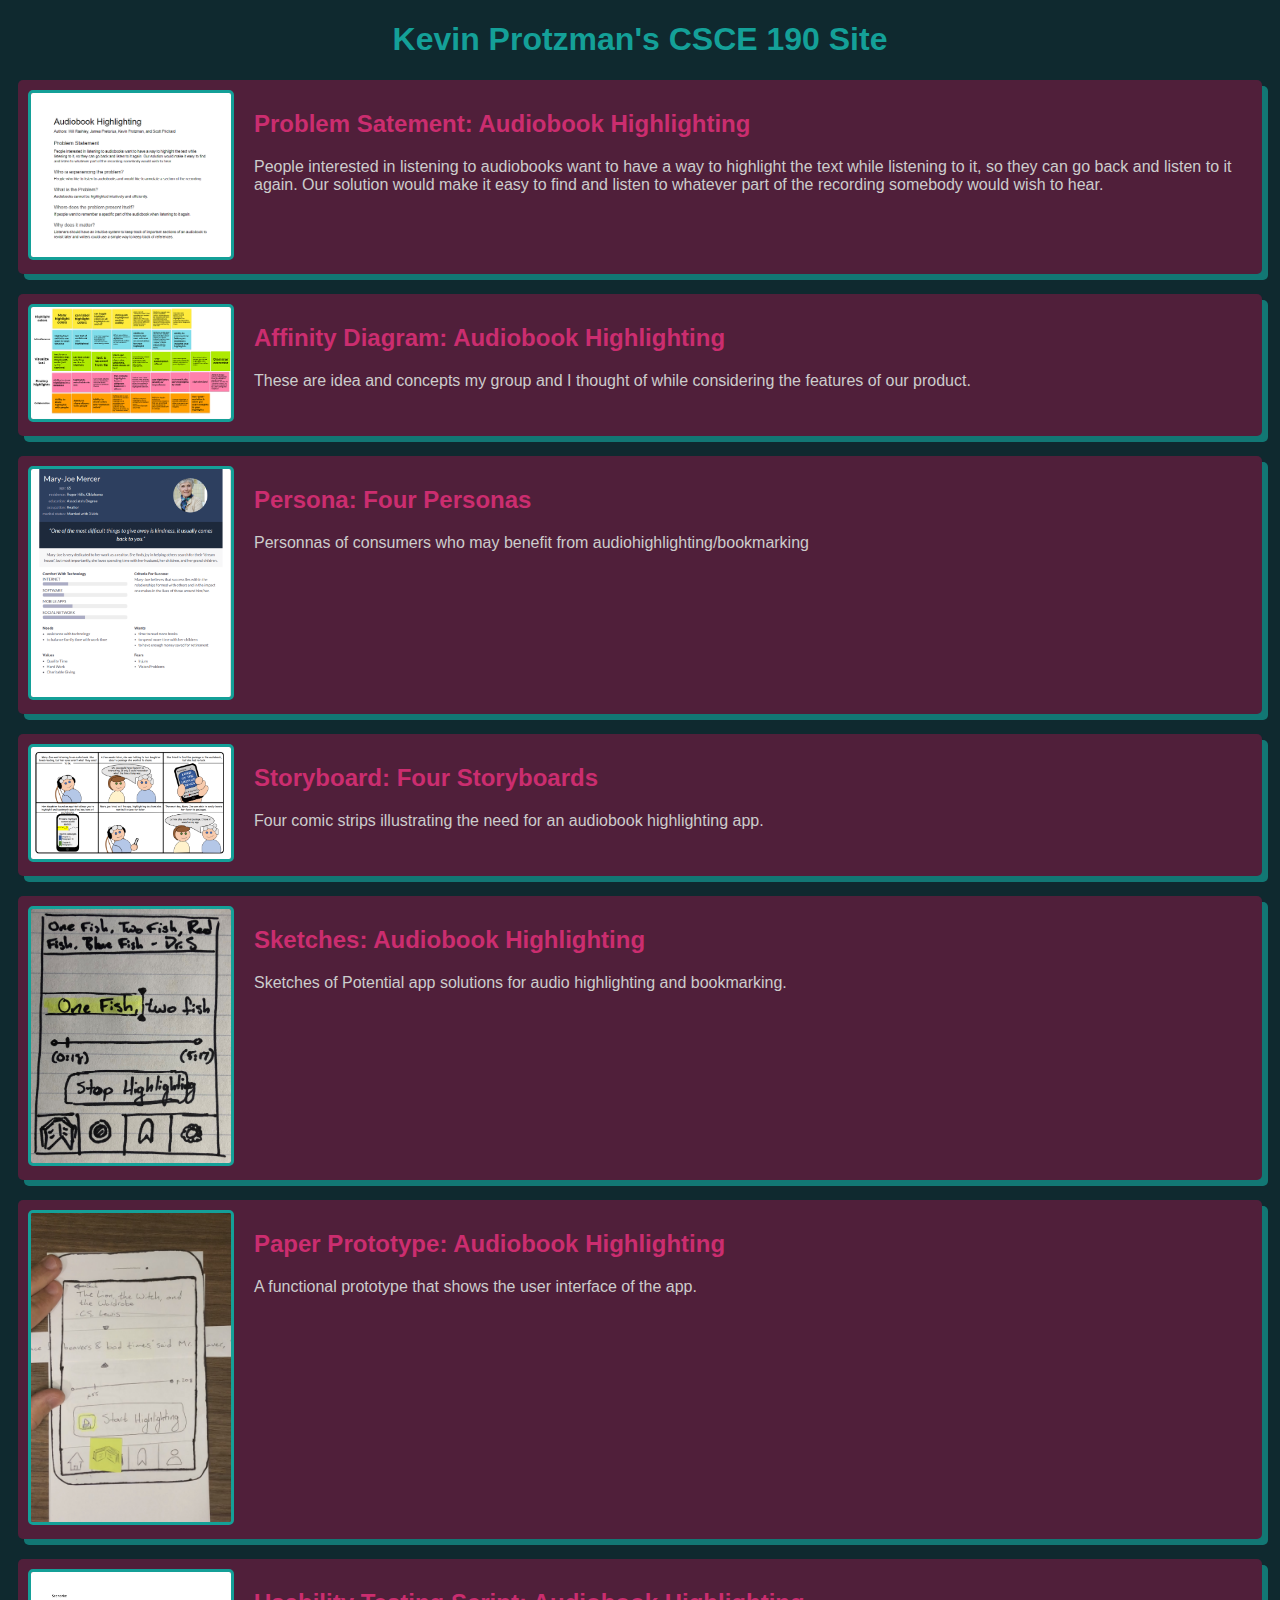
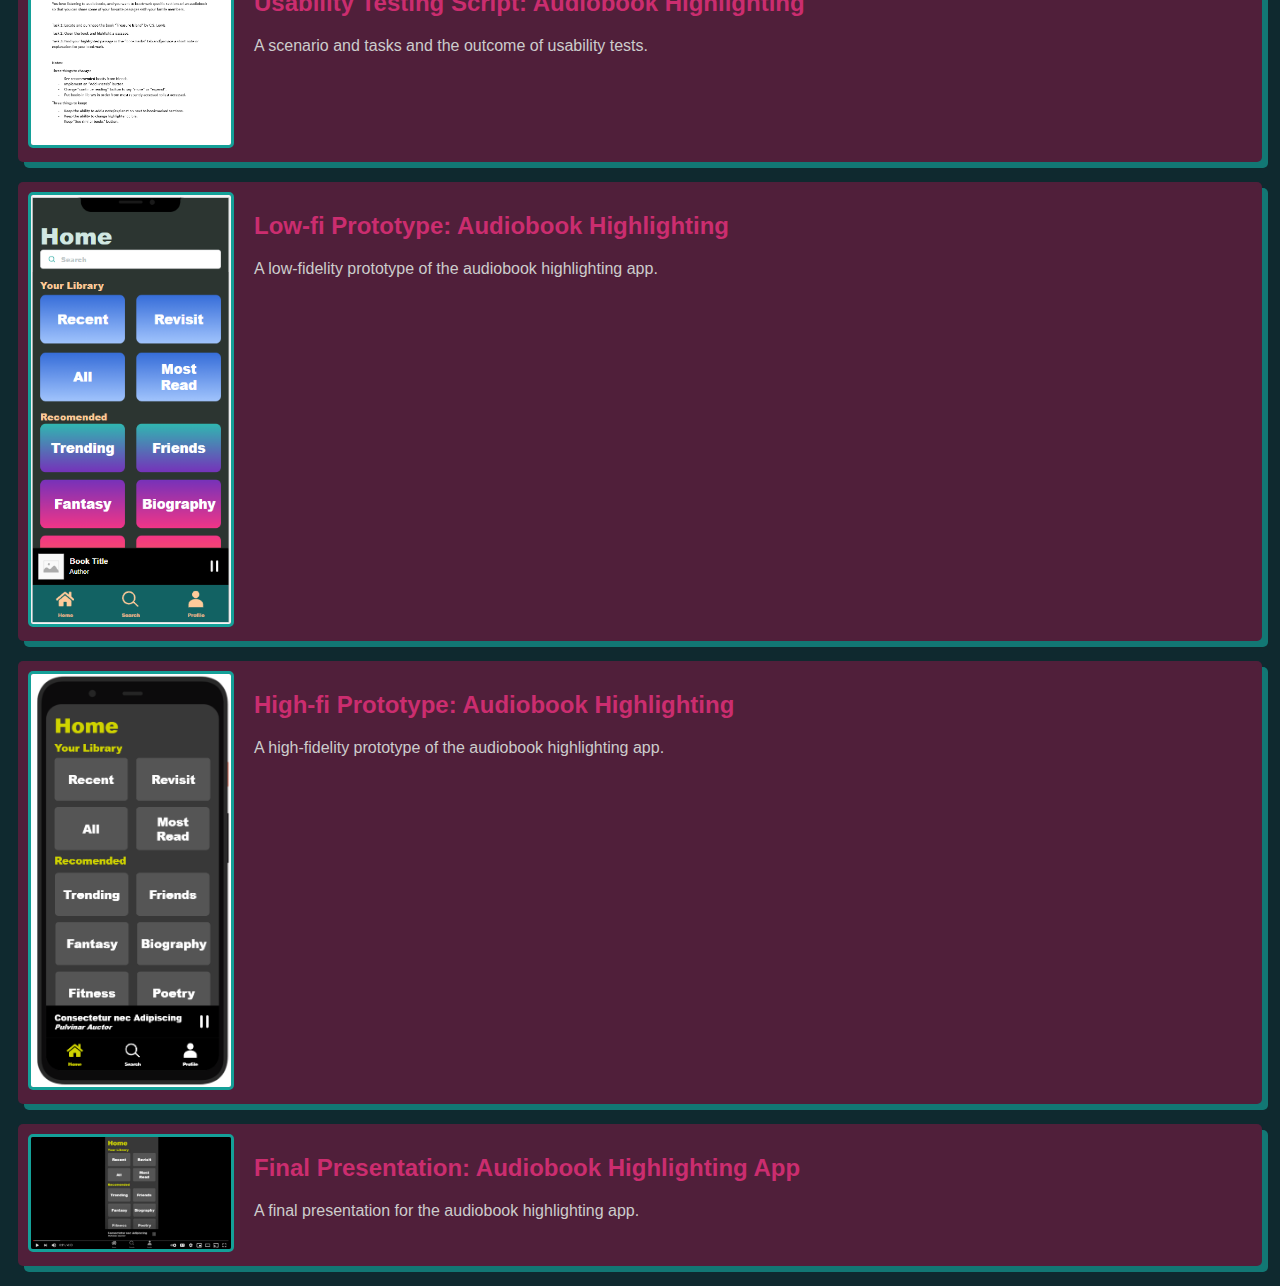
<file: index.html>
<!DOCTYPE html>
<html>
    <head>
        <title>
            CSCE 190: Kevin Protzman
        </title>
        <link rel="stylesheet" href="styles.css">
    </head>
    <body>
        <h1>
            Kevin Protzman's CSCE 190 Site
        </h1>

        <div class="assignments">
            <!-- Problem Statement Assignment -->
            <section class="assignment">
                <a href="Files\problem_statement.pdf"><img src="Images/ProblemStatement.PNG"></a>
                <section class="ass-details">
                    <a href="Files\problem_statement.pdf"><h2>Problem Satement: Audiobook Highlighting</h2></a>
                    <p>People interested in listening to audiobooks want to have a way to highlight the text while listening to it, so they can go back and listen to it again. Our solution would make it easy to find and listen to whatever part of the recording somebody would wish to hear.</p>
                </section>
            </section>

            <!-- Affinity Diagram Statement -->
            <section class="assignment">
                <a href="Files\affinity_diagram.pdf"><img src="Images/affinity_diagram_png.PNG"></a>
                <section class="ass-details">
                    <a href="Files\affinity_diagram.pdf"><h2>Affinity Diagram: Audiobook Highlighting</h2></a>
                    <p>These are idea and concepts my group and I thought of while considering the features of our product.</p>
                </section>
            </section>

            <!-- Persona Assignment -->
            <section class="assignment">
                <a href="Files\personas.pdf"><img src="Images/mary_joe_persona.PNG"></a>
                <section class="ass-details">
                    <a href="Files\personas.pdf"><h2>Persona: Four Personas</h2></a>
                    <p>Personnas of consumers who may benefit from audiohighlighting/bookmarking</p>
                </section>
            </section>

            <!-- Storyboard Assignment -->
            <section class="assignment">
                <a href="Files\storyboards_pdf.pdf"><img src="Images/storyboard_png.PNG"></a>
                <section class="ass-details">
                    <a href="Files\storyboards_pdf.pdf"><h2>Storyboard: Four Storyboards</h2></a>
                    <p>Four comic strips illustrating the need for an audiobook highlighting app.</p>
                </section>
            </section>

            <!-- Sketching Assignment -->
            <section class="assignment">
                <a href="Files\sketches_final_pdf.pdf"><img src="Images/sketches_png.PNG"></a>
                <section class="ass-details">
                    <a href="Files\sketches_final_pdf.pdf"><h2>Sketches: Audiobook Highlighting</h2></a>
                    <p>Sketches of Potential app solutions for audio highlighting and bookmarking.</p>
                </section>
            </section>

            <!-- Paper Prototype Assignment -->
            <section class="assignment">
                <a href="https://youtu.be/thgX-K1PeOs"><img src="Images/paper_prototype_png.PNG"></a>
                <section class="ass-details">
                    <a href="https://youtu.be/thgX-K1PeOs"><h2>Paper Prototype: Audiobook Highlighting</h2></a>
                    <p>A functional prototype that shows the user interface of the app.</p>
                </section>
            </section>

            <!-- Usability Testing Script -->
            <section class="assignment">
                <a href="Files\testing_script_pdf.pdf"><img src="Images/testing_script_png.PNG"></a>
                <section class="ass-details">
                    <a href="Files\testing_script_pdf.pdf"><h2>Usability Testing Script: Audiobook Highlighting</h2></a>
                    <p>A scenario and tasks and the outcome of usability tests.</p>
                </section>
            </section>

            <!-- Low-fi Prototype Assignment -->
            <section class="assignment">
                <a href="Files\low-fi_prototype\index.html"><img src="Images/lowFi_prototype_png.PNG"></a>
                <section class="ass-details">
                    <a href="Files\low-fi_prototype\index.html"><h2>Low-fi Prototype: Audiobook Highlighting</h2></a>
                    <p>A low-fidelity prototype of the audiobook highlighting app.</p>
                </section>
            </section>
            
            <!-- High-fi Prototype Assignment -->
            <section class="assignment">
                <a href="Files\high-fi_prototype\index.html"><img src="Images/highFi_prototype_png.PNG"></a>
                <section class="ass-details">
                    <a href="Files\high-fi_prototype\index.html"><h2>High-fi Prototype: Audiobook Highlighting</h2></a>
                    <p>A high-fidelity prototype of the audiobook highlighting app.</p>
                </section>
            </section>

            <!-- High-fi Prototype Presentation Assignment -->
            <section class="assignment">
                <a href="https://www.youtube.com/watch?v=b-38WlqEe1M&feature=emb_logo"><img src="Images/final_pres_png.PNG"></a>
                <section class="ass-details">
                    <a href="https://www.youtube.com/watch?v=b-38WlqEe1M&feature=emb_logo"><h2>Final Presentation: Audiobook Highlighting App</h2></a>
                    <p>A final presentation for the audiobook highlighting app.</p>
                </section>
            </section>

        </div>
    </body>
</html>
</file>
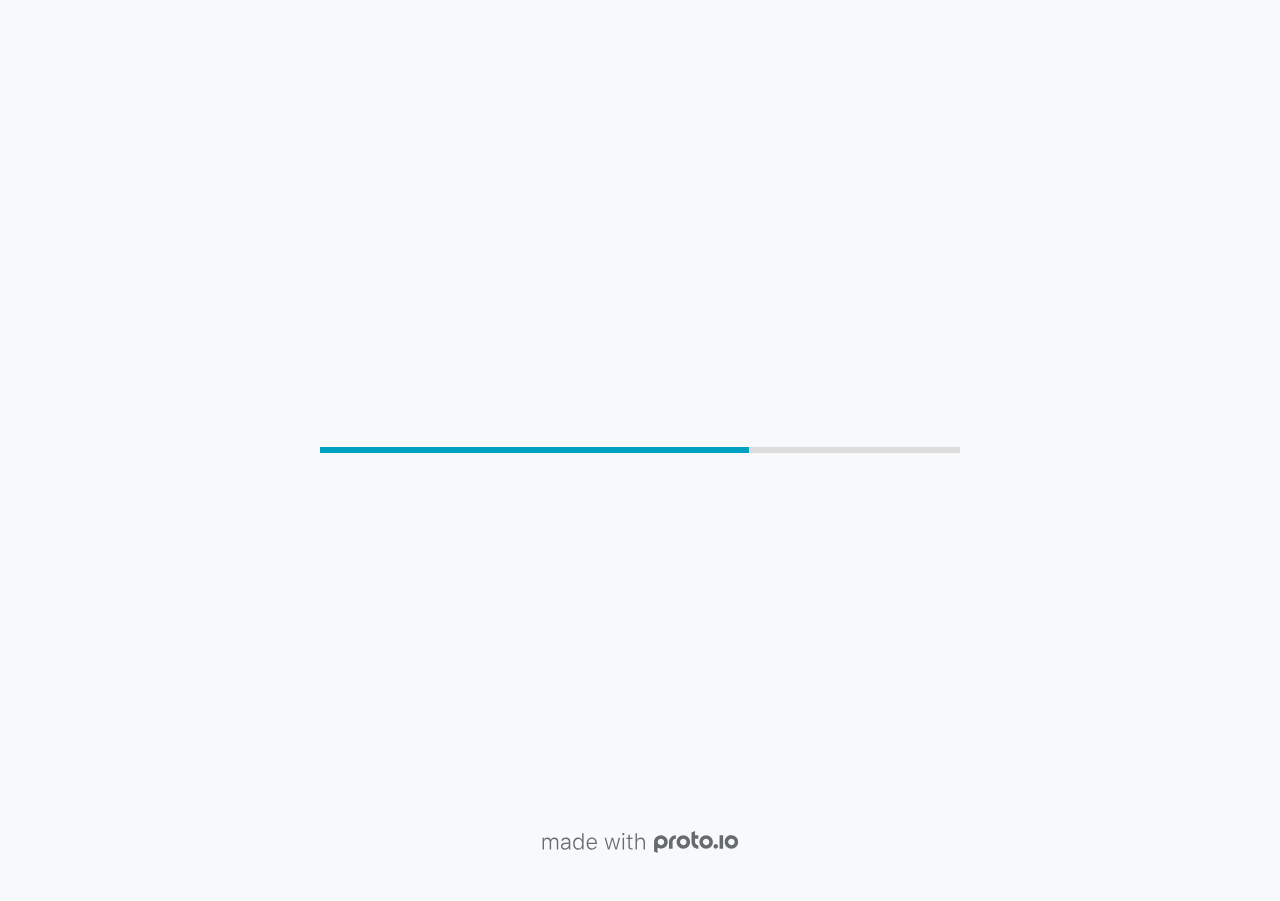
<file: Files/high-fi_prototype/index.html>
<!DOCTYPE HTML>
	<head>

		<meta charset="utf-8">

		<title>Audio Highlighting App - Proto.io</title>

		
			<meta name="HandheldFriendly" content="True">
			<meta name="MobileOptimized" content="411"> 

			
			
			
			<meta name="viewport" content="minimum-scale=1.00, maximum-scale=1.00, initial-scale=1.00, user-scalable=no, shrink-to-fit=no" />

			

			<meta name="format-detection" content="telephone=no">


			
				<meta name="mobile-web-app-capable" content="yes">
            

            
            <link rel="icon" sizes="192x192" href="./assets/branding/android-icon-hires.png">
            <link rel="icon" sizes="128x128" href="./assets/branding/android-icon.png">

            
            <link href="./assets/branding/apple-touch-icon-retina180.png" sizes="180x180" rel="apple-touch-icon">

            
            <link href="./assets/branding/apple-touch-icon-retina.png" sizes="114x114" rel="apple-touch-icon">

            
            <link href="./assets/branding/apple-touch-icon.png" sizes="57x57" rel="apple-touch-icon">

            
            <link href="./assets/branding/startup.png" media="(device-width: 320px)" rel="apple-touch-startup-image">

            
            <link href="./assets/branding/startup-retina.png" media="(device-width: 320px) and (device-height: 480px) and (-webkit-device-pixel-ratio: 2)" rel="apple-touch-startup-image">

            
            <link href="./assets/branding/startup-568.png" media="(device-width: 320px) and (device-height: 568px) and (-webkit-device-pixel-ratio: 2)" rel="apple-touch-startup-image">

            
            <link href="./assets/branding/startup-retina-6.png" media="(device-width: 375px) and (device-height: 667px) and (orientation: portrait) and (-webkit-device-pixel-ratio: 2)" rel="apple-touch-startup-image">

            
            <link href="./assets/branding/startup-retina-6plus.png" media="(device-width: 414px) and (device-height: 736px) and (orientation: portrait) and (-webkit-device-pixel-ratio: 3)" rel="apple-touch-startup-image">

            
            <link href="./assets/branding/startup-retina-6plus-landscape.png" media="(device-width: 414px) and (device-height: 736px) and (orientation: landscape) and (-webkit-device-pixel-ratio: 3)" rel="apple-touch-startup-image">

            
            <link href="./assets/branding/startup-ipad.png" media="(device-width: 768px) and (orientation: portrait)" rel="apple-touch-startup-image">

            
            <link href="./assets/branding/startup-ipad-landscape.png" media="(device-width: 768px) and (orientation: landscape)" rel="apple-touch-startup-image">

            
            <link href="./assets/branding/startup-ipad-retina.png" media="(device-width: 768px) and (orientation: portrait) and (-webkit-device-pixel-ratio: 2)" rel="apple-touch-startup-image">

            
            <link href="./assets/branding/startup-ipad-landscape-retina.png" media="(device-width: 768px) and (orientation: landscape) and (-webkit-device-pixel-ratio: 2)" rel="apple-touch-startup-image">

            
            <link href="./assets/branding/startup-ipad-pro.png" media="(device-width: 1024px) and (orientation: portrait) and (-webkit-device-pixel-ratio: 2)" rel="apple-touch-startup-image">

            
            <link href="./assets/branding/startup-ipad-pro-landscape.png" media="(device-width: 1024px) and (orientation: landscape) and (-webkit-device-pixel-ratio: 2)" rel="apple-touch-startup-image">

			<meta http-equiv="cleartype" content="on"> 


			 
		    <script type="text/javascript" src="./scripts/plugins/jquery/jquery.js"></script>

			
				<link rel="stylesheet" href="./stylesheets/player-export.css" />
				<script type="text/javascript" src="./scripts/player-export.js"></script>
			

			
			<script type="text/javascript" src="./libraries/common/components.js"></script> 
			<link type="text/css" rel="Stylesheet" href="./libraries/common/components.1.00.css" /> 

			
					<script type="text/javascript" src="./libraries/generic2/components.js"></script> 
					<link type="text/css" rel="Stylesheet" href="./libraries/generic2/components.1.00.css" /> 
				
					<script type="text/javascript" src="./libraries/material/components.js"></script> 
					<link type="text/css" rel="Stylesheet" href="./libraries/material/components.1.00.css" /> 
				
					<script type="text/javascript" src="./libraries/ios9/components.js"></script> 
					<link type="text/css" rel="Stylesheet" href="./libraries/ios9/components.1.00.css" /> 
				
				<script type="text/javascript" src="./data/data.js"></script> 
			<script type="text/javascript" src="./webkitmask/maskimages.js"></script> 

		<style>
			body { width: 411px; height: 869px; }
			.landscape, .landscape .prx-page { min-height: 411px; }
			.portrait, .portrait .prx-page { min-height: 869px; }
		</style>

		<script type="text/javascript">

			prx.ver = '6.6.60.0';
			prx.url.account = 'https://jamespretorius.proto.io';
			prx.url.staticassets = 'https://gal.proto.io';
			prx.url.devices = 'https://dteyv52hbg2at.cloudfront.net/devices';
			prx.url.static = 'https://dteyv52hbg2at.cloudfront.net';
			prx.url.siteurl = 'proto.io';
			prx.url.crossmsg = 'https://jamespretorius.proto.io';

			prx.nodejsassetsserver = {};
			prx.nodejsassetsserver.host = ".proto.io";
			prx.nodejsassetsserver.subdomainprefix = "https://at";
			prx.nodejsassetsserver.maxsubdomains = "20";

			prx.device_library = 'material';
			prx.devices[prx.device] = {
				name: prx.device
				,defaultOrientation: 'portrait'
				,portrait_applies: 1 //new
				,portrait: [411,869]
				,landscape_applies: 1 //new
				,landscape: [869,411]
				,allow_orientation_change: 1 //new
				,statusbar_skin: 'default' // new
				,statusbarheightportrait: 0
				,statusbarheightlandscape: 0
				,navigationbar_skin: 'default' //new
				,navigationbarheightportrait: 0
				,navigationbarheightlandscape: 0
				,normalportrait: [411,869]
				,normallandscape: [869,411]
				,device_s3bucket: '3e80cba0-0fe7-4310-b36d-e9b6d586328b'
				,dpr: '1.00'
				,deviceType: "default"
                ,showiPhoneXNotch: false
                ,hasCustomSkinNotch: false
				,appleWatchRoundedCorners: false
				,scrollType: "default"
				,initialscale: 1.00
				,targetdensitydpi: "device-dpi"
			}

			prx.projectsettings.id = '4f5d9085-8d15-4d24-8fb0-b4aff7a79adc';
			prx.projectsettings.s3b = 'jamespretorius-1093354-proto';
			prx.projectsettings.account = 'jamespretorius';
			prx.projectsettings.statusbar = '0'; 
			prx.projectsettings.statusbarapplies = '0';
			prx.projectsettings.navigationbar = '0';
			prx.projectsettings.navigationbarapplies = '0';
			prx.projectsettings.initialpageid = -1;
			
			
			prx.projectsettings.flashactions = 1;
			prx.projectsettings.gatrackingcode = '';

			prx.export2html = '1' == true;
			prx.mobPlayer = 0;

			prx.user.country = 'US';

			prx.s3Links = []; 
			var sLinkedAssets = [];
			

			prx.csrf_token = 'C027EF77ACD36FBD61DB84942B503DA8F12D3566232C57C3CF4AF803E1D791BB';

            

            
                            prx.assetsAccessToken = "eyJ0eXAiOiJKV1QiLCJhbGciOiJIUzI1NiJ9.eyJkIjp7InVpZCI6Ii0xIiwicHJvamVjdF9pZCI6IjRmNWQ5MDg1LThkMTUtNGQyNC04ZmIwLWI0YWZmN2E3OWFkYyJ9LCJ2IjowLCJleHAiOjE2MDU2NjM3MTEsImlhdCI6MTYwNTQ4MzcxMX0._F5pRtgXn02NIIMDWkqeBD7Dl_tOcQ43FzCKBDhtE40";

			prx.iniPlayer.iniPreLoad();

		</script>
	</head>

	

			<body class="player device-cursor-touch mobile-device-true " " id="mbd" >

				
				<div id="window-wrapper">
					<div id="dragarea"></div>
					<div id="statusbar"></div>
					<div id="underlay" style=""></div>

					<div class="prx-page" data-role="page" id="p-1" data-id="1"></div>
					
								<div class="prx-page" data-role="page" id="p-3" data-id="3"></div>
							
								<div class="prx-page" data-role="page" id="p-4" data-id="4"></div>
							
								<div class="prx-page" data-role="page" id="p-5" data-id="5"></div>
							
								<div class="prx-page" data-role="page" id="p-8" data-id="8"></div>
							
								<div class="prx-page" data-role="page" id="p-9" data-id="9"></div>
							
								<div class="prx-page" data-role="page" id="p-10" data-id="10"></div>
							
								<div class="prx-page" data-role="page" id="p-11" data-id="11"></div>
							
					<div id="navigationbar"></div>
					<div id="overlay"></div>
					<div id="trash"></div>
					<div id="quick-audios"></div>
				</div>

				 
			<div id="loader-wrapper">
				
				<div class="progress">
					<div class="progress-bar"></div>
				</div>
				<div id="poweredby"></div>
			</div>
			


			</body>
		

</html>
</file>
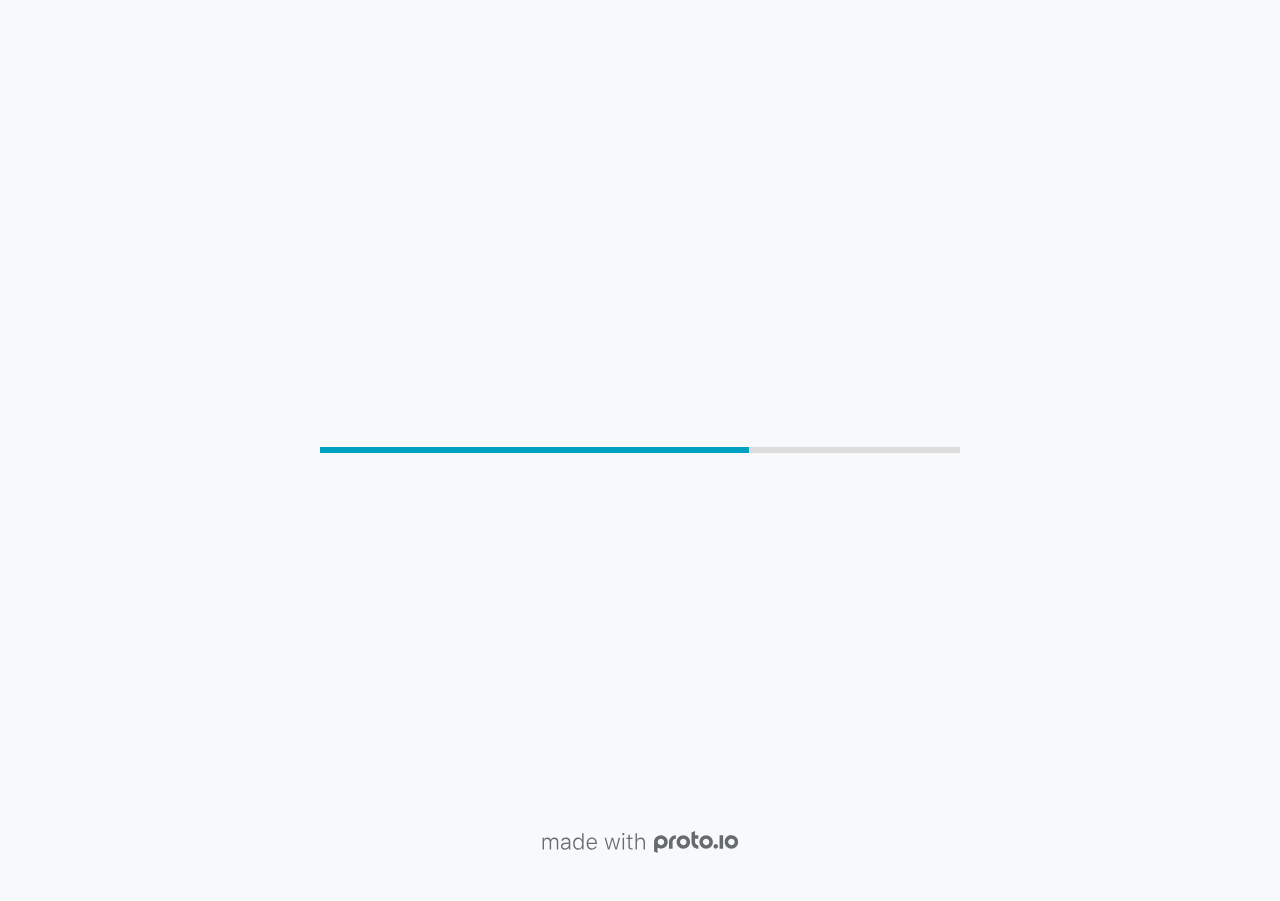
<file: Files/low-fi_prototype/index.html>
<!DOCTYPE HTML>
	<head>

		<meta charset="utf-8">

		<title>Audio Highlighting App - Proto.io</title>

		
			<meta name="HandheldFriendly" content="True">
			<meta name="MobileOptimized" content="414"> 

			
			
			
			<meta name="viewport" content="minimum-scale=1.00, maximum-scale=1.00, initial-scale=1.00, user-scalable=no, shrink-to-fit=no" />

			
				<meta name="apple-mobile-web-app-capable" content="yes" />
				<meta name="apple-mobile-web-app-status-bar-style" content="black-translucent" />
			

			<meta name="format-detection" content="telephone=no">


			

            
            <link rel="icon" sizes="192x192" href="./assets/branding/android-icon-hires.png">
            <link rel="icon" sizes="128x128" href="./assets/branding/android-icon.png">

            
            <link href="./assets/branding/apple-touch-icon-retina180.png" sizes="180x180" rel="apple-touch-icon">

            
            <link href="./assets/branding/apple-touch-icon-retina.png" sizes="114x114" rel="apple-touch-icon">

            
            <link href="./assets/branding/apple-touch-icon.png" sizes="57x57" rel="apple-touch-icon">

            
            <link href="./assets/branding/startup.png" media="(device-width: 320px)" rel="apple-touch-startup-image">

            
            <link href="./assets/branding/startup-retina.png" media="(device-width: 320px) and (device-height: 480px) and (-webkit-device-pixel-ratio: 2)" rel="apple-touch-startup-image">

            
            <link href="./assets/branding/startup-568.png" media="(device-width: 320px) and (device-height: 568px) and (-webkit-device-pixel-ratio: 2)" rel="apple-touch-startup-image">

            
            <link href="./assets/branding/startup-retina-6.png" media="(device-width: 375px) and (device-height: 667px) and (orientation: portrait) and (-webkit-device-pixel-ratio: 2)" rel="apple-touch-startup-image">

            
            <link href="./assets/branding/startup-retina-6plus.png" media="(device-width: 414px) and (device-height: 736px) and (orientation: portrait) and (-webkit-device-pixel-ratio: 3)" rel="apple-touch-startup-image">

            
            <link href="./assets/branding/startup-retina-6plus-landscape.png" media="(device-width: 414px) and (device-height: 736px) and (orientation: landscape) and (-webkit-device-pixel-ratio: 3)" rel="apple-touch-startup-image">

            
            <link href="./assets/branding/startup-ipad.png" media="(device-width: 768px) and (orientation: portrait)" rel="apple-touch-startup-image">

            
            <link href="./assets/branding/startup-ipad-landscape.png" media="(device-width: 768px) and (orientation: landscape)" rel="apple-touch-startup-image">

            
            <link href="./assets/branding/startup-ipad-retina.png" media="(device-width: 768px) and (orientation: portrait) and (-webkit-device-pixel-ratio: 2)" rel="apple-touch-startup-image">

            
            <link href="./assets/branding/startup-ipad-landscape-retina.png" media="(device-width: 768px) and (orientation: landscape) and (-webkit-device-pixel-ratio: 2)" rel="apple-touch-startup-image">

            
            <link href="./assets/branding/startup-ipad-pro.png" media="(device-width: 1024px) and (orientation: portrait) and (-webkit-device-pixel-ratio: 2)" rel="apple-touch-startup-image">

            
            <link href="./assets/branding/startup-ipad-pro-landscape.png" media="(device-width: 1024px) and (orientation: landscape) and (-webkit-device-pixel-ratio: 2)" rel="apple-touch-startup-image">

			<meta http-equiv="cleartype" content="on"> 


			 
		    <script type="text/javascript" src="./scripts/plugins/jquery/jquery.js"></script>

			
				<link rel="stylesheet" href="./stylesheets/player-export.css" />
				<script type="text/javascript" src="./scripts/player-export.js"></script>
			

			
			<script type="text/javascript" src="./libraries/common/components.js"></script> 
			<link type="text/css" rel="Stylesheet" href="./libraries/common/components.1.00.css" /> 

			
					<script type="text/javascript" src="./libraries/generic2/components.js"></script> 
					<link type="text/css" rel="Stylesheet" href="./libraries/generic2/components.1.00.css" /> 
				
					<script type="text/javascript" src="./libraries/ios9/components.js"></script> 
					<link type="text/css" rel="Stylesheet" href="./libraries/ios9/components.1.00.css" /> 
				
				<script type="text/javascript" src="./data/data.js"></script> 
			<script type="text/javascript" src="./webkitmask/maskimages.js"></script> 

		<style>
			body { width: 414px; height: 896px; }
			.landscape, .landscape .prx-page { min-height: 414px; }
			.portrait, .portrait .prx-page { min-height: 896px; }
		</style>

		<script type="text/javascript">

			prx.ver = '6.6.59.0';
			prx.url.account = 'https://jamespretorius.proto.io';
			prx.url.staticassets = 'https://gal.proto.io';
			prx.url.devices = 'https://dteyv52hbg2at.cloudfront.net/devices';
			prx.url.static = 'https://dteyv52hbg2at.cloudfront.net';
			prx.url.siteurl = 'proto.io';
			prx.url.crossmsg = 'https://jamespretorius.proto.io';

			prx.nodejsassetsserver = {};
			prx.nodejsassetsserver.host = ".proto.io";
			prx.nodejsassetsserver.subdomainprefix = "https://at";
			prx.nodejsassetsserver.maxsubdomains = "20";

			prx.device_library = 'ios9';
			prx.devices[prx.device] = {
				name: prx.device
				,defaultOrientation: 'portrait'
				,portrait_applies: 1 //new
				,portrait: [414,896]
				,landscape_applies: 1 //new
				,landscape: [896,414]
				,allow_orientation_change: 1 //new
				,statusbar_skin: 'default' // new
				,statusbarheightportrait: 0
				,statusbarheightlandscape: 0
				,navigationbar_skin: 'default' //new
				,navigationbarheightportrait: 0
				,navigationbarheightlandscape: 0
				,normalportrait: [414,896]
				,normallandscape: [896,414]
				,device_s3bucket: '6a9e70ba-0e0c-41f6-ab20-45aaf591e647'
				,dpr: '1.00'
				,deviceType: "iphonex"
                ,showiPhoneXNotch: true
                ,hasCustomSkinNotch: false
				,appleWatchRoundedCorners: false
				,scrollType: "default"
				,initialscale: 1.00
				,targetdensitydpi: "device-dpi"
			}

			prx.projectsettings.id = '4f5d9085-8d15-4d24-8fb0-b4aff7a79adc';
			prx.projectsettings.s3b = 'jamespretorius-1093354-proto';
			prx.projectsettings.account = 'jamespretorius';
			prx.projectsettings.statusbar = '0'; 
			prx.projectsettings.statusbarapplies = '0';
			prx.projectsettings.navigationbar = '0';
			prx.projectsettings.navigationbarapplies = '0';
			prx.projectsettings.initialpageid = -1;
			
			
			prx.projectsettings.flashactions = 1;
			prx.projectsettings.gatrackingcode = '';

			prx.export2html = '1' == true;
			prx.mobPlayer = 0;

			prx.user.country = 'US';

			prx.s3Links = []; 
			var sLinkedAssets = [];
			

			prx.csrf_token = '5563E03EF9DD88204978D9AD7A4AF944A57D37B90FAE16EE6956ED28CDC04B33';

            

            
                            prx.assetsAccessToken = "eyJ0eXAiOiJKV1QiLCJhbGciOiJIUzI1NiJ9.eyJkIjp7InVpZCI6Ii0xIiwicHJvamVjdF9pZCI6IjRmNWQ5MDg1LThkMTUtNGQyNC04ZmIwLWI0YWZmN2E3OWFkYyJ9LCJ2IjowLCJleHAiOjE2MDUwNjk1OTYsImlhdCI6MTYwNDg4OTU5Nn0.yVLCZqxfvkAIElpGmXnLhcPegBCkTDy6_tV-H7DQCRY";

			prx.iniPlayer.iniPreLoad();

		</script>
	</head>

	

			<body class="player device-cursor-touch mobile-device-true " " id="mbd" >

				
					<div id='iphoneX-notch-player'>
						<span class="iphoneX-notch-corners"></span>
					</div>
				
				<div id="window-wrapper">
					<div id="dragarea"></div>
					<div id="statusbar"></div>
					<div id="underlay" style=""></div>

					<div class="prx-page" data-role="page" id="p-1" data-id="1"></div>
					
								<div class="prx-page" data-role="page" id="p-2" data-id="2"></div>
							
								<div class="prx-page" data-role="page" id="p-3" data-id="3"></div>
							
								<div class="prx-page" data-role="page" id="p-4" data-id="4"></div>
							
								<div class="prx-page" data-role="page" id="p-5" data-id="5"></div>
							
								<div class="prx-page" data-role="page" id="p-8" data-id="8"></div>
							
								<div class="prx-page" data-role="page" id="p-9" data-id="9"></div>
							
					<div id="navigationbar"></div>
					<div id="overlay"></div>
					<div id="trash"></div>
					<div id="quick-audios"></div>
				</div>

				 
			<div id="loader-wrapper">
				
				<div class="progress">
					<div class="progress-bar"></div>
				</div>
				<div id="poweredby"></div>
			</div>
			


			</body>
		

</html>
</file>
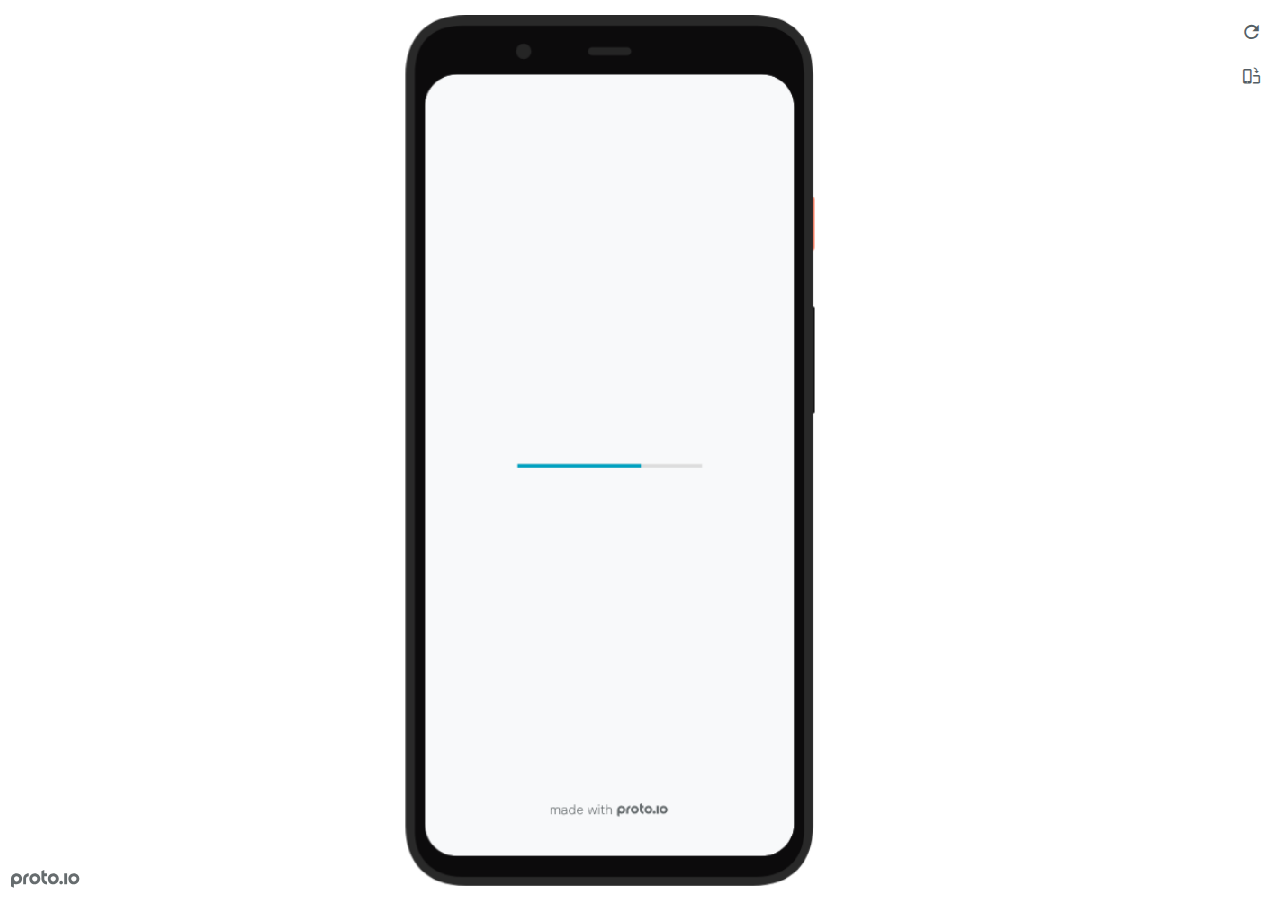
<file: Files/high-fi_prototype/frame.html>
<!DOCTYPE HTML>
    <head>
    <meta charset="utf-8">

    <title>Audio Highlighting App - Proto.io player</title>

    

			<link type="text/css" rel="stylesheet" href="./stylesheets/preview-export-min.css">
			<script type="text/javascript" src="./scripts/preview-export-min.js"></script>

		

    <script type="text/javascript">
        var prx = window.prx || {};
        prx.orientation = 'portrait';
        prx.orientations = {};
        prx.orientations.portrait = 1;
        prx.orientations.landscape = 1;
        prx.project = {};
        prx.project.id = '4f5d9085-8d15-4d24-8fb0-b4aff7a79adc';
        prx.project.title = 'Audio Highlighting App';
        prx.project.version = 0;
        prx.project.livepreview = 0;
        prx.project.account = "jamespretorius";
        prx.activePage = {};
        prx.usercountry = "us";
        
            prx.user = false;
        
        prx.skin = 'android-phone-pixel4-1';
        prx.ver = '6.6.60.0';
        //prx.flashactions = 1;
		prx.flashactions = 1; //we are not using the DB value anymore

        prx.nodejsassetsserver = {};
        prx.nodejsassetsserver.host = ".proto.io";
        prx.nodejsassetsserver.subdomainprefix = "https://at";
        prx.nodejsassetsserver.maxsubdomains = "20";
        prx.account = "jamespretorius";
        prx.browserShowScreenshots = 'true';
        prx.url.crossmsg = 'https://jamespretorius.proto.io';
        prx.playerUrl = 'https://jamespretorius.proto.io/player/';
        prx.spaces = false;
        prx.csrf_token = '07E81D57E55DBFE455A3D134EE2635A03C1A41460C8F511F4A944B951A20E2BC';

        
    </script>

    

</head>


<body style="background-color:#FFFFFF">

    

    <div class="page-sidebar">
        
        <div class="sidebar-action-buttons">

            
                <span class="header-action-button player-icon-reload embed-icon-reload" id="refresh-preview">
                    <span class="tooltip">Refresh preview</span>
                </span>
                
                    <span  class="header-action-button player-icon-rotate embed-icon-rotate" id="change-orientation">
                        <span class="tooltip">Change orientation</span>
                    </span>
                

        </div>

    </div>

    <div id="maincontent" class="portrait">

        <div id="shortcut-pressed-outer">
            <div id="shortcut-pressed"></div>
        </div>
        

			<div class="frame_generic">
				
				<div class="body_generic skin_android-phone-pixel4-1 skin-wrapper skin-os-android skin-device-phone skin-model-pixel4 skin-size-1 skin-color-white skin-orientation-portrait skin-dimensions-411-869">

					<div class="buttons top"></div>
					<div class="detail-top"></div>
					<div class="web-search"></div>
					<div class="buttons left"></div>

					<div class="body_generic_inner">
						
						<iframe id="pio-playerframe" src="index.html" scrolling="NO" style="width: 411px; height: 869px;" webkitAllowFullScreen mozallowfullscreen allowFullScreen allowvr allow="autoplay"></iframe>
						
                                <script type="text/javascript">
                                    // remove parameter from address bar immediately if no changes
                                    let url = new URL(window.location.href);
                                    url.searchParams.delete('hc');
									url.searchParams.delete('ap');
                                    window.history.replaceState({}, document.title, url.toString());
                                </script>
                            
					</div>

					<div class="buttons right"></div>
					<div class="detail-bottom"></div>
				</div>
				
			</div>
		
    </div>

    

    
            <div id="branding"></div>
        
</body>


<script type="text/javascript">
    
</script>
</html>
</file>
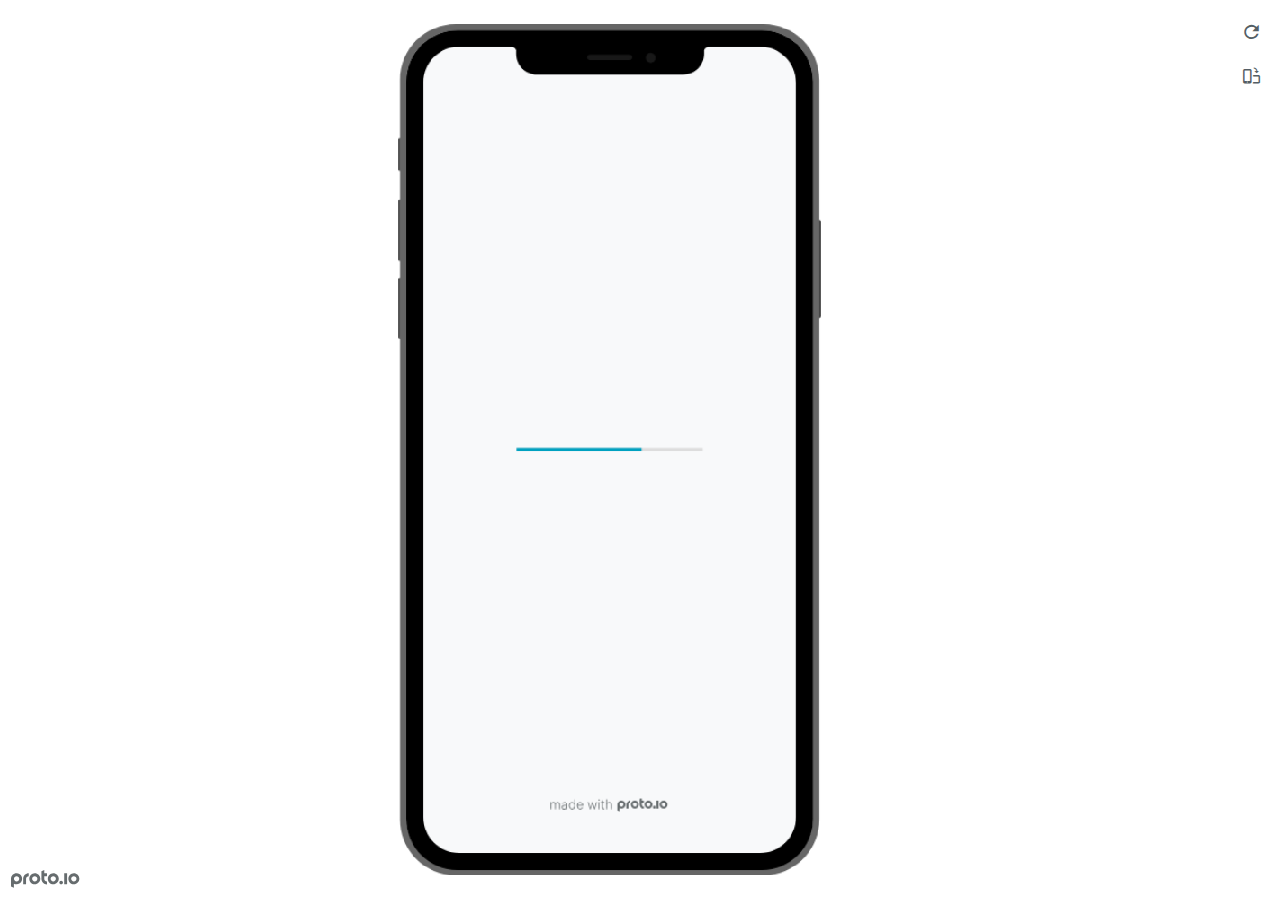
<file: Files/low-fi_prototype/frame.html>
<!DOCTYPE HTML>
    <head>
    <meta charset="utf-8">

    <title>Audio Highlighting App - Proto.io player</title>

    

			<link type="text/css" rel="stylesheet" href="./stylesheets/preview-export-min.css">
			<script type="text/javascript" src="./scripts/preview-export-min.js"></script>

		

    <script type="text/javascript">
        var prx = window.prx || {};
        prx.orientation = 'portrait';
        prx.orientations = {};
        prx.orientations.portrait = 1;
        prx.orientations.landscape = 1;
        prx.project = {};
        prx.project.id = '4f5d9085-8d15-4d24-8fb0-b4aff7a79adc';
        prx.project.title = 'Audio Highlighting App';
        prx.project.version = 0;
        prx.project.livepreview = 0;
        prx.project.account = "jamespretorius";
        prx.activePage = {};
        prx.usercountry = "us";
        
            prx.user = false;
        
        prx.skin = 'apple-phone-iphoneX-1';
        prx.ver = '6.6.59.0';
        //prx.flashactions = 1;
		prx.flashactions = 1; //we are not using the DB value anymore

        prx.nodejsassetsserver = {};
        prx.nodejsassetsserver.host = ".proto.io";
        prx.nodejsassetsserver.subdomainprefix = "https://at";
        prx.nodejsassetsserver.maxsubdomains = "20";
        prx.account = "jamespretorius";
        prx.browserShowScreenshots = 'true';
        prx.url.crossmsg = 'https://jamespretorius.proto.io';
        prx.playerUrl = 'https://jamespretorius.proto.io/player/';
        prx.spaces = false;
        prx.csrf_token = 'C00FFDE35F79DA7DBDDC7C7912BB2DBA26593500753C4241421D465D5795DB1E';

        
    </script>

    

</head>


<body style="background-color:#FFFFFF">

    

    <div class="page-sidebar">
        
        <div class="sidebar-action-buttons">

            
                <span class="header-action-button player-icon-reload embed-icon-reload" id="refresh-preview">
                    <span class="tooltip">Refresh preview</span>
                </span>
                
                    <span  class="header-action-button player-icon-rotate embed-icon-rotate" id="change-orientation">
                        <span class="tooltip">Change orientation</span>
                    </span>
                

        </div>

    </div>

    <div id="maincontent" class="portrait">

        <div id="shortcut-pressed-outer">
            <div id="shortcut-pressed"></div>
        </div>
        

			<div class="frame_generic">
				
				<div class="body_generic skin_apple-phone-iphoneX-1 skin-wrapper skin-os-apple skin-device-phone skin-model-iphoneX skin-size-1 skin-color-black skin-orientation-portrait skin-dimensions-414-896">

					<div class="buttons top"></div>
					<div class="detail-top"></div>
					<div class="web-search"></div>
					<div class="buttons left"></div>

					<div class="body_generic_inner">
						
						<iframe id="pio-playerframe" src="index.html" scrolling="NO" style="width: 414px; height: 896px;" webkitAllowFullScreen mozallowfullscreen allowFullScreen allowvr allow="autoplay"></iframe>
						
                                <script type="text/javascript">
                                    // remove parameter from address bar immediately if no changes
                                    let url = new URL(window.location.href);
                                    url.searchParams.delete('hc');
									url.searchParams.delete('ap');
                                    window.history.replaceState({}, document.title, url.toString());
                                </script>
                            
					</div>

					<div class="buttons right"></div>
					<div class="detail-bottom"></div>
				</div>
				
			</div>
		
    </div>

    

    
            <div id="branding"></div>
        
</body>


<script type="text/javascript">
    
</script>
</html>
</file>
<file: styles.css>
body{
    background: #0F292F;
    font-family:Arial, Helvetica, sans-serif;
}

.assignments{

}

.assignment{
    display:flex;
    padding:10px;
    margin:10px;
    margin-bottom: 20px;
    background:#501F3A;
    border-radius:5px;
    box-shadow: 6px 6px #14a099a9;
}

.assignment img{
    width:200px;
    border:3px solid #14A098;
    margin-right: 20px;
    border-radius:5px;
}

h1{
    color: #14A098;
    text-align:center;
}

p{
    color: #CCCCCC;
}

a {
    text-decoration: none;
    color: #CB2D6F;
}

.assignment a:hover{
    color: #14A098;
}
</file>
<file: Files/high-fi_prototype/stylesheets/player-export.css>
/*!
 * 
 *                                                                       
 *                              ::;;;;                                   
 *    ::,,,,::    ::,,  ,,,,::::::11ii::,,::,,,,::      ::::,,::,,,,::   
 *  ,,111111ii,,::1111::111111ii::111111::111111ii,,    ii11,,ii111111,, 
 *  11ii::;;11;;ii11::iiii::;;11;;11ii::ii11::::11ii    ii11;;11;;::ii11 
 *  11;;  ::11ii11;;::11ii  ::11ii11ii,,iiii..  iiii    ii11;;11::  ;;11 
 *  1111;;ii11;;11;;,,ii11::ii11;;ii11;;;;11;;;;11;;;;;;ii11::11ii;;11ii 
 *  11111111;;::11;;  ::ii1111;;  ::ii11::ii1111ii::11ii;;11,,;;1111ii:: 
 *  11;;,,::  ,,::,,      ::,,        ::::  ::::    ,,,,::::    ::,,     
 *  ;;;;                                                                 
 *                                                                       
 *  Build: 11/11/2020, 10:54:08 AM
 */

/*!
 * Waves v0.5.5
 * http://fian.my.id/Waves
 *
 * Copyright 2014 Alfiana E. Sibuea and other contributors
 * Released under the MIT license
 * https://github.com/fians/Waves/blob/master/LICENSE
 */.mask-inner{position:relative;background-size:100% 100%;background-repeat:no-repeat}.mask-inner .mask-inner{transform:none!important}.mask-border .mborder,.mask-filter{height:100%;width:100%}.mask-border .mborder{border:1px solid hsla(0,0%,100%,.8);position:absolute;pointer-events:none}.mask-border .area-border{border:1px solid #00a1c0;left:0;top:0;position:absolute;transform-origin:0 0;box-sizing:border-box}.mask-border .mask-radius{width:100%;height:100%;overflow:hidden;position:absolute}.mask-border .mask-radius .mask-radius-border{position:relative;width:100%;height:100%;border:1px solid hsla(0,0%,100%,.8)}.mask-border.hide-handles .prx-resizable-handle{opacity:0;pointer-events:none!important}.mask-border.hide-handles .area-border{border:1px dashed #b4bcbf}.mask-wrapper{overflow:hidden;height:100%;pointer-events:none}.mask-wrapper.borderPos-inside{box-sizing:border-box}.mask-wrapper.borderPos-outside{width:100%;height:100%}.mask-wrapper.borderPos-outside .mask-inner{box-sizing:content-box}.mask-edit-mode-handles{pointer-events:none}.mask-edit-mode-handles.hide-handles .prx-resizable-handle,.mask-edit-mode-handles.hide-handles .prx-rotate-handle{opacity:0;pointer-events:none!important}.mask-edit-mode-handles.hide-handles .xborder{border-color:#b4bcbf!important}abbr,address,article,aside,audio,b,blockquote,body,caption,cite,code,dd,del,dfn,div,dl,dt,em,fieldset,figure,footer,form,h1,h2,h3,h4,h5,h6,header,hgroup,html,i,iframe,img,ins,kbd,label,legend,li,mark,menu,nav,object,ol,p,pre,q,samp,section,small,span,strong,sub,sup,table,tbody,td,tfoot,th,thead,time,tr,ul,var,video{margin:0;padding:0;border:0;outline:0;font-size:100%;background:transparent}article,aside,details,figcaption,figure,footer,header,hgroup,nav,section{display:block}audio,canvas,video{display:inline-block;*display:inline;*zoom:1}[hidden],audio:not([controls]){display:none}html{font-size:100%;-webkit-text-size-adjust:100%;-ms-text-size-adjust:100%}body{margin:0;font-size:13px}body,button,input,select,textarea{font-family:sans-serif;color:#222}a{color:#00e}a:visited{color:#551a8b}a:hover{color:#06e}a:focus{outline:thin dotted}a:active,a:hover{outline:0}abbr[title]{border-bottom:1px dotted}b,strong{font-weight:700}blockquote{margin:1em 40px}dfn{font-style:italic}hr{display:block;height:1px;border:0;border-top:1px solid #ccc;margin:1em 0;padding:0}ins{background:#ff9;text-decoration:none}ins,mark{color:#000}mark{background:#ff0;font-style:italic;font-weight:700}code,kbd,pre,samp{font-family:monospace,serif;_font-family:courier new,monospace;font-size:1em}pre{white-space:pre;white-space:pre-wrap;word-wrap:break-word}q{quotes:none}q:after,q:before{content:"";content:none}small{font-size:85%}sub,sup{font-size:75%;line-height:0;position:relative;vertical-align:baseline}sup{top:-.5em}sub{bottom:-.25em}ol,ul{margin:1em 0;padding:0 0 0 40px}dd{margin:0 0 0 40px}nav ol,nav ul{list-style:none;list-style-image:none;margin:0;padding:0}img{border:0;-ms-interpolation-mode:bicubic}svg:not(:root){overflow:hidden}figure,form{margin:0}fieldset{margin:0}fieldset,legend{border:0;padding:0}legend{*margin-left:-7px}button,input,select,textarea{font-size:100%;margin:0;vertical-align:baseline;*vertical-align:middle}button,input{line-height:normal;*overflow:visible}table button,table input{*overflow:auto}[role=button],button,input[type=button],input[type=reset],input[type=submit]{-webkit-appearance:button}input[type=checkbox],input[type=radio]{box-sizing:border-box;padding:0}input[type=search]{-webkit-appearance:textfield;-moz-box-sizing:content-box;-webkit-box-sizing:content-box;box-sizing:content-box}input[type=search]::-webkit-search-decoration{-webkit-appearance:none}button::-moz-focus-inner{border:0;padding:0}textarea{overflow:auto;vertical-align:top;resize:vertical}input:invalid,textarea:invalid{background-color:#f0dddd}table{border-collapse:collapse;border-spacing:0}td{vertical-align:top}.nocallout{-webkit-touch-callout:none}textarea[contenteditable]{-webkit-appearance:none}.gifhidden{position:absolute;left:-100%}.ir{display:block;border:0;text-indent:-999em;overflow:hidden;background-color:transparent;background-repeat:no-repeat;text-align:left;direction:ltr}.ir br{display:none}.hidden{display:none!important;visibility:hidden}.visuallyhidden{border:0;clip:rect(0 0 0 0);height:1px;margin:-1px;overflow:hidden;padding:0;position:absolute;width:1px}.visuallyhidden.focusable:active,.visuallyhidden.focusable:focus{clip:auto;height:auto;margin:0;overflow:visible;position:static;width:auto}.invisible{visibility:hidden}.clearfix:after,.clearfix:before{content:"";display:table}.clearfix:after{clear:both}.clearfix{*zoom:1}@media print{*{background:transparent!important;color:#000!important;text-shadow:none!important;filter:none!important;-ms-filter:none!important}a,a:visited{text-decoration:underline}a[href]:after{content:" (" attr(href) ")"}abbr[title]:after{content:" (" attr(title) ")"}.ir a:after,a[href^="#"]:after,a[href^="javascript:"]:after{content:""}blockquote,pre{border:1px solid #999;page-break-inside:avoid}thead{display:table-header-group}img,tr{page-break-inside:avoid}img{max-width:100%!important}@page{margin:.5cm}h2,h3,p{orphans:3;widows:3}h2,h3{page-break-after:avoid}}#eval-iframe{display:none}body{-webkit-appearance:none;-webkit-box-flex:1;-webkit-touch-callout:none;-webkit-tap-highlight-color:rgba(0,0,0,0)}*{-webkit-user-select:none;-khtml-user-select:none;-moz-user-select:-moz-none;-o-user-select:none;user-select:none}input,textarea{-webkit-user-select:text;-khtml-user-select:text;-moz-user-select:text;-o-user-select:text;user-select:text}#dragarea{font-family:Helvetica,Arial,sans-serif;text-align:left}.text{height:95%;overflow:auto}.wrap{overflow:hidden}.pos,.spos{position:absolute}.action-highlight{position:absolute;top:0;left:0;height:100%;width:100%;background:rgba(255,255,0,.5);background:rgba(64,208,255,.3);opacity:0;pointer-events:none;-webkit-transition:opacity .2s ease-in;transition:opacity .2s ease-in;border:2px solid #40c8f4;padding:3px;box-sizing:border-box}.action-highlight-simple-visible,.action-highlight-visible{opacity:1}#appModeNote{background-color:#333;border-top:5px solid #000;bottom:0;color:#f0f0f0;display:none;font-family:helvetica;left:0;padding:10px 0;position:fixed;text-align:center;width:100%}#appModeNote em{display:block;font-size:20px;font-weight:700;line-height:26px}#appModeNote span{display:block;font-size:14px;line-height:20px}.hidden{display:none}.prx-page.loadedFrom{display:block}.prx-page.loadedTo{z-index:999999}.prx-page.loadedTo-1{z-index:10000000}.prx-page.loadedTo-2{z-index:10000001}.prx-page.loadedTo-3{z-index:10000002}.prx-page.loadedTo-4{z-index:10000003}.prx-page.loadedTo-5{z-index:10000004}.prx-page.loadedTo-6{z-index:10000005}.prx-page.loadedTo-7{z-index:10000006}.prx-page.loadedTo-8{z-index:10000007}.prx-page.loadedTo-9{z-index:10000008}.prx-page.loadedTo-10{z-index:10000009}.prx-page.loadedTo-11{z-index:10000010}.prx-page.loadedTo-12{z-index:10000011}.prx-page.loadedTo-13{z-index:10000012}.prx-page.loadedTo-14{z-index:10000013}.prx-page.loadedTo-15{z-index:10000014}.prx-page.loadedTo-16{z-index:10000015}.prx-page.loadedTo-17{z-index:10000016}.prx-page.loadedTo-18{z-index:10000017}.prx-page.loadedTo-19{z-index:10000018}.prx-page.loadedTo-20{z-index:10000019}.prx-page.loadedTo-21{z-index:10000020}.prx-page.loadedTo-22{z-index:10000021}.prx-page.loadedTo-23{z-index:10000022}.prx-page.loadedTo-24{z-index:10000023}.prx-page.loadedTo-25{z-index:10000024}.prx-page.loadedTo-26{z-index:10000025}.prx-page.loadedTo-27{z-index:10000026}.prx-page.loadedTo-28{z-index:10000027}.prx-page.loadedTo-29{z-index:10000028}.prx-page.loadedTo-30{z-index:10000029}#navigationbar,#statusbar{background:transparent 0 0;display:block;width:100%;border:0;top:0;position:fixed;z-index:1}#loader-wrapper{background:#f8f9fa;height:100%;left:0;position:fixed;top:0;width:100%;z-index:99999;font-size:11px}#loader-wrapper .progress{position:absolute;top:50%;left:50%;transform:translate(-50%,-50%);-ms-transform:translate(-50%,-50%);-webkit-transform:translate(-50%,-50%);width:50%;height:4px;background-color:#ddd}#loader-wrapper .progress-bar{position:relative;width:0;height:4px;-webkit-transition:.4s linear;-moz-transition:.4s linear;-o-transition:.4s linear;transition:.4s linear;-webkit-transition-property:width,background-color;-moz-transition-property:width,background-color;-o-transition-property:width,background-color;transition-property:width,background-color}#loader-wrapper .progress-bar:before,.progress-bar:after{content:"";position:absolute;top:0;left:0;right:0}#loader-wrapper .progress-bar:before{bottom:0;background-color:#ddd}#loader-wrapper .progress-bar:after{z-index:2;bottom:0;background:#00a1c0}#loader-wrapper #app-icon{position:absolute;top:50%;left:50%;transform:translate(-50%,-150%);-ms-transform:translate(-50%,-150%);-webkit-transform:translate(-50%,-150%);width:114px;height:114px}#loader-wrapper #poweredby{position:absolute;bottom:5%;left:50%;transform:translate(-50%);-ms-transform:translate(-50%);-webkit-transform:translate(-50%);width:100%;height:16px;background-image:url(/images/player/player-logo.svg);background-repeat:no-repeat;background-position:top;background-size:auto 200%;z-index:99999}body{-moz-transition:opacity .3s linear;-o-transition:opacity .3s linear;-webkit-transition:opacity .3s linear;transition:opacity .3s linear}.reloading{background:#fff!important;opacity:0}@media (min-width:481px) and (max-width:1079px){#loader-wrapper .progress,#loader-wrapper .progress-bar{height:4px}}@media (min-width:1080px){#loader-wrapper #poweredby{height:24px}#loader-wrapper .progress,#loader-wrapper .progress-bar{height:6px}}@media (width:1280px) and (height:768px){#loader-wrapper .progress,#loader-wrapper .progress-bar{height:2px}}.pointer-events-none{pointer-events:none!important}body .prx-page{-webkit-trans1form:translate3d(0,0,0)}.prx-page .type-symbol .box{-w1ebkit-transform:translateZ(0)}html{background:transparent}body{background:#fff;overflow:hidden}body.mobile-device-true *{-webkit-text-size-adjust:100%}body.mobile-device-false *{-webkit-text-size-adjust:initial}#window-wrapper{width:100%;height:100%;overflow:hidden;position:relative}#dragarea{background:transparent;display:none}#overlay,#quick-audios,#trash,#underlay{position:absolute;top:0;left:0}#quick-audios,#trash{display:none}.visible{display:block!important}.iScrollHorizontalScrollbar,.iScrollVerticalScrollbar{z-index:auto!important}.overlay{position:fixed;left:0;right:0;bottom:0;top:0}.ui-mobile-viewport-transitioning,.ui-mobile-viewport-transitioning .prx-page{o1verflow:visible!important}.box[style*="z-index:0;"],.box[style*="z-index: 0;"]{z-index:auto!important}.box[data-mpoverlay="1"]{pos1ition:fixed}#temp-for-external-link{display:none}#dragarea,html{background:transparent!important}.hide{display:none!important}*{outline:none}.ghost-component,.ghost-component *,.ghost-component .box *{pointer-events:none!important}#statusbar{position:fixed!important}.prx-page{position:absolute;display:none}.prx-page.prx-page-active,.prx-page[class*=prx-page-transitioning-]{display:block}.prx-page[class*=prx-page-transitioning-]{overflow:hidden}.prx-page.prx-page-transitioning-overlay-in-source,.prx-page.prx-page-transitioning-overlay-out-target{overflow:visible}.prx-page.prx-page-below{z-index:10}.prx-page.prx-page-above{z-index:20}#overlay{z-index:30}.prx-page.prx-page-transition-flip,.prx-page.prx-page-transition-turn{-webkit-backface-visibility:hidden;-moz-backface-visibility:hidden;backface-visibility:hidden}.prx-page.prx-page-transition-turn{-webkit-transform:translateZ(0);-moz-transform:translateZ(0);-webkit-transform-origin:0 center;-moz-transform-origin:0 center;transform-origin:0 center;transform:translateZ(0)}.prx-page.prx-page-transition-flow:not(.prx-page-transition-flow-overlay),.prx-page.prx-page-transition-overlay-top{box-shadow:0 0 20px rgba(0,0,0,.4)}.prx-page-above.prx-page-transition-notificationInWatchOS{transition:background-color .45s ease-out}.prx-page-above.prx-page-transition-notificationInWatchOS.prx-page-transition-notificationInWatchOS-notification-in{background-color:transparent!important;transition:background-color 0s ease-out}.device-cursor-touch,.device-cursor-touch *{cursor:url(/images/player/touch-cursor-64.png) 32 32,default}.device-cursor-web,.device-cursor-web *{cursor:default}.device-cursor-web .delayedtap,.device-cursor-web .delayedtap *,.device-cursor-web .interaction-click,.device-cursor-web .interaction-click *,.device-cursor-web .interaction-tap,.device-cursor-web .interaction-tap *,.device-cursor-web .release,.device-cursor-web .release *,.device-cursor-web .touch,.device-cursor-web .touch *{cursor:pointer;cursor:hand}.device-cursor-web [data-component-type=text]{cursor:default}.device-cursor-web .move,.device-cursor-web .move *{cursor:move}.device-cursor-web input,.device-cursor-web textarea{cursor:text}.do-chrome-fix #window-wrapper{-webkit-perspective:1}.do-chrome-fix .pos{-webkit-backface-visibility:hidden;-webkit-transform:translateZ(0)}.do-chrome-fix *{-w1ebkit-transform:translateZ(0) scale(1) scaleX(1) skew(0deg,0deg) skewX(0deg) skewY(0deg) rotateX(0deg) rotateY(0deg) rotate(0deg)}.do-chrome-fix.dont-do-chrome-fix #window-wrapper{-webkit-perspective:none}.do-chrome-fix.dont-do-chrome-fix .pos{-webkit-backface-visibility:visible;-webkit-transform:none}.prx-page-transitioning:not(.prx-page-transitioning-overlay-in-source):not(.loadedFrom) [data-mpoverlay="1"]{display:none}#fps{position:fixed;z-index:9999;font-size:18px;top:20px;left:20px;background:rgba(0,0,0,.8);border-radius:6px;color:#fff;padding:3px 10px}#fps,.cbutton{pointer-events:none}.cbutton{position:absolute;display:inline-block;padding:0;border:none;background:none;color:#286aab;font-size:1.4em;overflow:visible;-webkit-transition:color .7s;transition:color .7s;-webkit-tap-highlight-color:rgba(0,0,0,0)}.cbutton.cbutton--click,.cbutton:focus{outline:none;color:#3c8ddc}.cbutton:after{position:absolute;width:100%;height:100%;border-radius:50%;content:"";opacity:0;pointer-events:none}.cbutton--effect-jelena:after{border:3px solid hsla(0,0%,82.7%,.7)}.cbutton--effect-jelena.cbutton--click:after{-webkit-animation:anim-effect-jelena .3s ease-out forwards;animation:anim-effect-jelena .3s ease-out forwards}@-webkit-keyframes anim-effect-jelena{0%{opacity:1;-webkit-transform:scale3d(.6,.6,1);transform:scale3d(.6,.6,1)}to{opacity:0;-webkit-transform:scale3d(1.2,1.2,1);transform:scale3d(1.2,1.2,1)}}@keyframes anim-effect-jelena{0%{opacity:1;-webkit-transform:scale3d(.5,.5,1);transform:scale3d(.5,.5,1)}to{opacity:0;-webkit-transform:scale3d(1.2,1.2,1);transform:scale3d(1.2,1.2,1)}}.cbutton--effect-sanja:after{background:hsla(0,0%,75.3%,.3)}.cbutton--effect-sanja.cbutton--click:after{-webkit-animation:anim-effect-sanja 1s ease-out forwards;animation:anim-effect-sanja 1s ease-out forwards}@-webkit-keyframes anim-effect-sanja{0%{opacity:1;-webkit-transform:scale3d(.5,.5,1);transform:scale3d(.5,.5,1)}25%{opacity:1;-webkit-transform:scaleX(1);transform:scaleX(1)}to{opacity:0;-webkit-transform:scaleX(1);transform:scaleX(1)}}@keyframes anim-effect-sanja{0%{opacity:1;-webkit-transform:scale3d(.5,.5,1);transform:scale3d(.5,.5,1)}25%{opacity:1;-webkit-transform:scaleX(1);transform:scaleX(1)}to{opacity:0;-webkit-transform:scaleX(1);transform:scaleX(1)}}#log{position:fixed;z-index:9999;font-size:24px;top:20px;right:20px;pointer-events:none}.watchOSscrollbars .iScrollVerticalScrollbar{position:fixed!important;width:12px!important;background-color:hsla(0,0%,100%,.3)!important;border-radius:8px!important;z-index:99999!important}.watchOSscrollbars .iScrollIndicator{background:#fff!important;border-radius:8px!important;left:2px!important;width:8px!important}.applewatch-rounded-corners{-webkit-clip-path:inset(0 0 0 0 round 63px);clip-path:inset(0 0 0 0 round 63px)}.group-action-prediv{position:absolute}.player .type-symbol.type-symbol-transparent .group-action-prediv{pointer-events:auto}.initialise-hidden-container{display:block!important;visibility:hidden!important}.a-enter-vr{height:0!important}.fullscreen-vr .prx-page{transform:none!important;position:fixed!important}

/*!
 * Waves v0.5.5
 * http://fian.my.id/Waves
 *
 * Copyright 2014 Alfiana E. Sibuea and other contributors
 * Released under the MIT license
 * https://github.com/fians/Waves/blob/master/LICENSE
 */.waves-effect{position:relative;overflow:hidden}.waves-effect.box{position:absolute}.waves-effect .waves-ripple{position:absolute;border-radius:50%;width:100px;height:100px;margin-top:-50px;margin-left:-50px;opacity:0;background-color:rgba(0,0,0,.2);pointer-events:none}.waves-effect.waves-light .waves-ripple{background-color:hsla(0,0%,100%,.4)}.waves-button,.waves-circle{-webkit-mask-image:-webkit-radial-gradient(circle,#fff 100%,#000 0);mask-image:radial-gradient(circle,#fff 100%,#000 0)}.waves-button,.waves-button-input,.waves-button:hover,.waves-button:link,.waves-button:visited{white-space:nowrap;vertical-align:middle;cursor:pointer;border:none;outline:none;color:inherit;background-color:transparent;font-size:14px;text-align:center;text-decoration:none;z-index:1}.waves-button{padding:10px 15px;border-radius:2px}.waves-button-input{margin:0;padding:10px 15px}.waves-input-wrapper{border-radius:2px;vertical-align:bottom}.waves-input-wrapper.waves-button{padding:0}.waves-input-wrapper .waves-button-input{position:relative;top:0;left:0;z-index:1}.waves-block{display:block}a.waves-effect .waves-ripple{z-index:-1}#loader-wrapper #poweredby{background-image:url(../images/player/player-logo.svg)!important}.device-cursor-touch,.device-cursor-touch *{cursor:url(../images/player/touch-cursor-64.png) 32 32,default!important}
</file>
<file: Files/high-fi_prototype/libraries/common/components.1.00.css>
.type-shapes .shape-wrapper{width:100%;height:100%;-moz-box-sizing:border-box;-webkit-box-sizing:border-box;box-sizing:border-box;background-clip:content-box}.type-shapes .shapes-text-container{position:absolute;top:0;left:0;right:0;display:table;width:100%;height:100%;text-align:center}.type-shapes .shapes-text-container>span{display:table-cell;vertical-align:middle}.type-shapes svg{overflow:visible}.player .type-symbol{overflow:hidden}.player .type-symbol.symbol-scroll{-webkit-perspective:1000}.player .type-symbol.type-symbol-transparent{pointer-events:none !important}.player .type-symbol.type-symbol-transparent .box{pointer-events:auto}.type-symbol.fullscreen{transform:none !important;width:100vw !important;height:100vh !important}.type-symbol>.type-symbol-hover-message,.type-symbol.ui-draggable-dragging:hover>.type-symbol-hover-message,.type-symbol.prx-resizable-resizing:hover>.type-symbol-hover-message{display:none;position:absolute;color:#fff;font-family:Helvetica, Arial, sans-serif !important;background:rgba(0,0,0,0.7);top:50%;left:50%;text-align:center;position:absolute;pointer-events:none;width:70px;height:30px;line-height:15px;font-size:10px !important;border-radius:3px;margin:-20px 0 0 -40px;padding:5px}.type-symbol:hover>.type-symbol-hover-message{display:block}.type-vrsymbol.fullscreen{transform:none !important;width:100vw !important;height:100vh !important}.type-vrsymbol.fullscreen canvas{width:100vw !important;height:100vh !important}.type-vrsymbol>.type-vrsymbol-hover-message,.type-vrsymbol.ui-draggable-dragging:hover>.type-vrsymbol-hover-message,.type-vrsymbol.prx-resizable-resizing:hover>.type-vrsymbol-hover-message{display:none;position:absolute;color:#fff;font-family:Helvetica, Arial, sans-serif !important;background:rgba(0,0,0,0.7);top:50%;left:50%;text-align:center;position:absolute;pointer-events:none;width:70px;height:30px;line-height:15px;font-size:10px !important;border-radius:3px;margin:-20px 0 0 -40px;padding:5px}.type-vrsymbol:hover>.type-vrsymbol-hover-message{display:block}.type-text.v2-text .text-contents{o1verflow:hidden;width:100%;height:100%}.type-text.v2-text.box [data-editableProperty]{word-wrap:break-word !important}.type-text .autoresize{white-space:nowrap}.player .type-text .autoResize-true{white-space:nowrap}.type-richtext p{margin:0;line-height:normal}.type-rectangle .inner-rec{position:absolute;width:100%;height:100%;-moz-box-sizing:border-box;-webkit-box-sizing:border-box;box-sizing:border-box;background-clip:content-box}.type-rectangle .shapes-image-background{top:0;left:0;width:100%;height:100%;position:absolute;background-position:center;background-repeat:no-repeat}.type-rectangle[data-shape-type="oval"] .shapes-image-background{border-radius:50%}.type-rectangle .shapes-text-container{display:table;width:100%;height:100%;text-align:center}.type-rectangle .shapes-text-container>span{display:table-cell;vertical-align:middle}.type-horizontalline .inner{width:100%;height:0}.type-verticalline .inner{width:0;height:100%}.type-actionarea .inner-rec{width:100%;height:100%}.type-actionarea .inner-rec div{width:100%;height:100%;background:#40C8F4;opacity:0.4;-moz-box-sizing:border-box;-webkit-box-sizing:border-box;box-sizing:border-box}.type-actionarea .inner-rec div:before{content:" ";display:block;position:absolute;top:50%;left:50%;width:24px;height:24px;margin:-12px 0 0 -12px}.player .type-actionarea .inner-rec div{background:transparent}.player .type-actionarea .inner-rec div:before{background-image:none}.type-image,.type-image .type-image-wrapper{background:0 0 repeat;background-size:100% 100%;width:100%;height:100%;background-clip:content-box}.type-image .type-image-wrapper.type-image-svg{background:center center no-repeat;background-size:contain}.type-image .type-image-wrapper img{display:none}.player .type-image .type-image-wrapper.gif img{display:block !important;width:1px;height:1px;opacity:0.1}.type-image.type-image-repeater,.type-image.type-image-repeater .type-image-wrapper{background-size:auto}.type-image .image-inner{width:100%;height:100%}.type-image .image-inner.borderPos-inside .type-image-wrapper{box-sizing:border-box;background-origin:border-box}.type-image .image-inner.borderPos-outside{display:-webkit-box;display:-moz-box;display:-ms-flexbox;display:-webkit-flex;display:flex;-moz-flex-flow:row;-ms-flex-flow:row;-webkit-flex-flow:row;flex-flow:row;-moz-box-orient:horizontal;-ms-box-orient:horizontal;-webkit-box-orient:horizontal;box-orient:horizontal;-ms-align-items:center;-webkit-align-items:center;align-items:center;-ms-box-align:center;-webkit-box-align:center;box-align:center;-ms-flex-align:center;-webkit-flex-align:center;flex-align:center;-ms-justify-content:center;-webkit-justify-content:center;justify-content:center;-ms-box-pack:center;-webkit-box-pack:center;box-pack:center;-ms-flex-pack:center;-webkit-flex-pack:center;flex-pack:center}.type-image .image-inner.borderPos-outside .type-image-wrapper{-ms-flex-shrink:0;-webkit-flex-shrink:0;flex-shrink:0;box-sizing:content-box}.type-image>.type-image-hover-message,.type-image.ui-draggable-dragging:hover>.type-image-hover-message,.type-image.prx-resizable-resizing:hover>.type-image-hover-message{display:none;position:absolute;color:#fff;font-family:Helvetica, Arial, sans-serif !important;background:rgba(0,0,0,0.7);top:50%;left:50%;text-align:center;position:absolute;pointer-events:none;width:70px;height:30px;line-height:15px;font-size:10px !important;border-radius:3px;margin:-20px 0 0 -40px;padding:5px}.type-image:hover>.type-image-hover-message{display:block}.type-placeholder .bg{position:absolute;width:100%;height:100%;-moz-box-sizing:border-box;-webkit-box-sizing:border-box;box-sizing:border-box}.type-placeholder .diagonal{border:0px solid transparent;position:absolute;-moz-box-sizing:border-box;-webkit-box-sizing:border-box;box-sizing:border-box}.type-placeholder .diagonal1{-moz-transform-origin:0 0;-webkit-transform-origin:0 0;-o-transform-origin:0 0;transform-origin:0 0}.type-placeholder .diagonal2{-moz-transform-origin:right top;-webkit-transform-origin:right top;-o-transform-origin:right top;transform-origin:right top}.type-placeholder .contents{width:100%;height:100%;display:-webkit-box;display:-moz-box;display:-ms-flexbox;display:-webkit-flex;display:flex;-ms-justify-content:center;-webkit-justify-content:center;justify-content:center;-ms-box-pack:center;-webkit-box-pack:center;box-pack:center;-ms-flex-pack:center;-webkit-flex-pack:center;flex-pack:center;-ms-align-items:center;-webkit-align-items:center;align-items:center;-ms-box-align:center;-webkit-box-align:center;box-align:center;-ms-flex-align:center;-webkit-flex-align:center;flex-align:center}.type-placeholder .contents>span{display:inline-block}.type-placeholder .contents span[data-editableproperty]:empty{padding:0}.type-webview .webview-scroll-wrapper{width:100%;height:100%;-webkit-overflow-scrolling:touch;overflow:auto}.type-webview iframe{width:100%;height:100%;border:none}.type-html iframe{width:100%;height:100%;overflow:hidden;border:none}.type-animationtarget{position:relative}.type-animationtarget.type-animatiotarget-fixed-positioning{position:absolute}.type-animationtarget .animationtarget-circle{-moz-box-sizing:border-box;-webkit-box-sizing:border-box;box-sizing:border-box;width:0;height:0;position:absolute;top:0;left:0;border-radius:50%;display:none}.type-animationtarget .animationtarget-vertical{position:absolute;top:0}.type-animationtarget .animationtarget-horizontal{position:absolute;top:0%;left:0}.player .type-animationtarget{opacity:0 !important;pointer-events:none !important}.type-bannerad .bannerad-outer{display:table;height:100%;width:100%}.type-bannerad .bannerad-inner{display:table-cell;position:relative;text-align:center;vertical-align:middle;width:100%;background-size:100% 100%}.type-tooltip .tooltip-content-wrapper{width:100%;height:100%;position:relative}.type-tooltip .tooltip-content-wrapper .tooltip-outer{position:absolute;overflow:hidden}.type-tooltip .tooltip-content-wrapper .tooltip{position:absolute;-moz-transform:rotate(45deg);-webkit-transform:rotate(45deg);transform:rotate(45deg);filter:progid:DXImageTransform.Microsoft.Matrix(sizingMethod='auto expand', M11=0.7071067811865476, M12=-0.7071067811865475, M21=0.7071067811865475, M22=0.7071067811865476);-ms-filter:"progid:DXImageTransform.Microsoft.Matrix(SizingMethod='auto expand', M11=0.7071067811865476, M12=-0.7071067811865475, M21=0.7071067811865475, M22=0.7071067811865476)";-moz-box-sizing:border-box;-webkit-box-sizing:border-box;box-sizing:border-box}.type-tooltip .tooltip-content-wrapper .tooltip-content-outer{position:absolute;width:100%;height:100%;-moz-box-sizing:border-box;-webkit-box-sizing:border-box;box-sizing:border-box}.type-tooltip .tooltip-content-wrapper .tooltip-content{width:100%;height:100%;overflow:hidden;padding:10px;-moz-box-sizing:border-box;-webkit-box-sizing:border-box;box-sizing:border-box}.type-tooltip.verticalAlignCenter .tooltip-content{display:-webkit-box;display:-moz-box;display:-ms-flexbox;display:-webkit-flex;display:flex;-ms-box-align:center;-webkit-box-align:center;box-align:center;-ms-flex-align:center;-webkit-flex-align:center;flex-align:center;-ms-align-items:center;-webkit-align-items:center;align-items:center}.type-tooltip.verticalAlignCenter .tooltip-content .tooltip-text{width:100%}.type-vectoranimation .type-vectoranimation-wrapper{width:100%;height:100%}.type-vectoranimation .bodymovin,.type-vectoranimation .bodymovin-player{width:100%;height:100%}.type-vectoranimation .vector-inner{width:100%;height:100%}.type-vectoranimation .vector-inner.borderPos-inside .type-vectoranimation-wrapper{box-sizing:border-box;background-origin:border-box;overflow:hidden}.type-vectoranimation .vector-inner.borderPos-outside{display:-webkit-box;display:-moz-box;display:-ms-flexbox;display:-webkit-flex;display:flex;-moz-flex-flow:row;-ms-flex-flow:row;-webkit-flex-flow:row;flex-flow:row;-moz-box-orient:horizontal;-ms-box-orient:horizontal;-webkit-box-orient:horizontal;box-orient:horizontal;-ms-align-items:center;-webkit-align-items:center;align-items:center;-ms-box-align:center;-webkit-box-align:center;box-align:center;-ms-flex-align:center;-webkit-flex-align:center;flex-align:center;-ms-justify-content:center;-webkit-justify-content:center;justify-content:center;-ms-box-pack:center;-webkit-box-pack:center;box-pack:center;-ms-flex-pack:center;-webkit-flex-pack:center;flex-pack:center}.type-vectoranimation .vector-inner.borderPos-outside .type-vectoranimation-wrapper{-ms-flex-shrink:0;-webkit-flex-shrink:0;flex-shrink:0;box-sizing:content-box}.type-vectoranimation>.type-vectoranimation-hover-message,.type-vectoranimation.ui-draggable-dragging:hover>.type-vectoranimation-hover-message,.type-vectoranimation.prx-resizable-resizing:hover>.type-vectoranimation-hover-message{display:none;position:absolute;color:#fff;font-family:Helvetica, Arial, sans-serif !important;background:rgba(0,0,0,0.7);top:50%;left:50%;text-align:center;position:absolute;pointer-events:none;width:70px;height:45px;line-height:15px;font-size:10px !important;border-radius:3px;margin:-27px 0 0 -40px;padding:5px}.type-vectoranimation:hover>.type-vectoranimation-hover-message{display:block}.type-basic-tabbar ul{margin:0;padding:0;list-style:none;height:100%}.type-basic-tabbar ul li{margin:0;padding:0;float:left;text-align:center;height:100%;position:relative}.type-basic-tabbar ul li:first-child{border-left:0 none !important}.type-basic-tabbar ul li input{display:none}.type-basic-tabbar ul li label{width:100%;height:100%;display:block}.type-basic-tabbar ul li label .icon-wrapper{width:100%;height:100%;display:block}.type-basic-tabbar ul li label .icon{height:100%;background-position:center center;background-repeat:no-repeat;background-size:auto 60%;-webkit-mask-size:auto 60%;mask-size:auto 60%;-webkit-mask-repeat:no-repeat;mask-repeat:no-repeat;-webkit-mask-position:center center;mask-position:center center}.type-basic-tabbar.type-basic-tabbar-icon-top ul li label .icon{height:75%}.type-basic-tabbar.type-basic-tabbar-icon-top ul li label .caption{display:inline-block;width:100%;height:25%;float:left}.type-generic-onoffswitch input[type=checkbox]{display:none}.type-generic-onoffswitch label{display:block;overflow:hidden}.type-generic-onoffswitch .onoffswitch-inner{width:200%;margin-left:-100%;-moz-transition:margin 0.3s ease-in 0s;-webkit-transition:margin 0.3s ease-in 0s;-ms-transition:margin 0.3s ease-in 0s;-o-transition:margin 0.3s ease-in 0s;transition:margin 0.3s ease-in 0s}.type-generic-onoffswitch input:checked+label .onoffswitch-inner{margin-left:0}.type-generic-onoffswitch .onoffswitch-inner div{float:left;width:50%;color:white;font-family:Trebuchet, Arial, sans-serif;font-weight:bold;-moz-box-sizing:border-box;-webkit-box-sizing:border-box;-ms-box-sizing:border-box;-o-box-sizing:border-box;box-sizing:border-box}.type-generic-onoffswitch .onoffswitch-inner .active{background-color:#2FCCFF;color:#FFFFFF}.type-generic-onoffswitch .onoffswitch-inner .inactive{background-color:#EEEEEE;color:#999999;text-align:right}.type-generic-onoffswitch .onoffswitch-switch{background:#FFFFFF;position:absolute;top:0;bottom:0;-moz-transition:right 0.3s ease-in 0s;-webkit-transition:right 0.3s ease-in 0s;-ms-transition:right 0.3s ease-in 0s;-o-transition:right 0.3s ease-in 0s;transition:right 0.3s ease-in 0s}.type-generic-onoffswitch input:checked+label .onoffswitch-switch{right:0px !important}.type-datetime #background{box-sizing:border-box;margin:0;padding:0;height:100%;overflow:hidden;display:-webkit-box;display:-moz-box;display:-ms-flexbox;display:-webkit-flex;display:flex;-ms-justify-content:center;-webkit-justify-content:center;justify-content:center;-ms-box-pack:center;-webkit-box-pack:center;box-pack:center;-ms-flex-pack:center;-webkit-flex-pack:center;flex-pack:center;-ms-align-items:center;-webkit-align-items:center;align-items:center;-ms-box-align:center;-webkit-box-align:center;box-align:center;-ms-flex-align:center;-webkit-flex-align:center;flex-align:center}.type-datetime #datetime{width:100%}.type-basic-button .basic-button-inner{height:100%;width:100%;-moz-box-sizing:border-box;box-sizing:border-box;display:-webkit-box;display:-moz-box;display:-ms-flexbox;display:-webkit-flex;display:flex;-ms-box-pack:center;-webkit-box-pack:center;box-pack:center;-ms-flex-pack:center;-webkit-flex-pack:center;flex-pack:center;-ms-align-items:center;-webkit-align-items:center;align-items:center;-ms-box-align:center;-webkit-box-align:center;box-align:center;-ms-flex-align:center;-webkit-flex-align:center;flex-align:center;-moz-flex-flow:row;-ms-flex-flow:row;-webkit-flex-flow:row;flex-flow:row;-moz-box-orient:horizontal;-ms-box-orient:horizontal;-webkit-box-orient:horizontal;box-orient:horizontal;-ms-align-items:center;-webkit-align-items:center;align-items:center;-ms-box-align:center;-webkit-box-align:center;box-align:center;-ms-flex-align:center;-webkit-flex-align:center;flex-align:center}.type-basic-button .basic-button-icon{height:50%}.type-basic-button .basic-button-icon img{height:50%;vertical-align:middle}.type-basic-slider .slider-bar{position:absolute;top:50%;width:100%}.type-basic-slider .slider-bar-filled{height:100%}.type-basic-slider .slider-button{display:block;position:absolute;top:0;bottom:0}#iphoneX-notch-player{display:none}#iphoneX-notch,#iphoneX-notch-player{background:#000000;position:absolute;z-index:9999999;pointer-events:none}#iphoneX-notch:before,#iphoneX-notch:after,#iphoneX-notch-player:before,#iphoneX-notch-player:after{content:'';display:block;background-color:#191919;position:absolute}#iphoneX-notch:after,#iphoneX-notch-player:after{border-radius:50%}#iphoneX-notch.portrait,#iphoneX-notch.portrait-p,#iphoneX-notch-player.portrait,#iphoneX-notch-player.portrait-p{left:50%;transform:translateX(-50%)}#iphoneX-notch.portrait:before,#iphoneX-notch.portrait-p:before,#iphoneX-notch-player.portrait:before,#iphoneX-notch-player.portrait-p:before{left:50%;transform:translateX(-50%)}#iphoneX-notch.portrait-p,#iphoneX-notch-player.portrait-p{display:block !important}#iphoneX-notch.landscape,#iphoneX-notch.landscape-p,#iphoneX-notch-player.landscape,#iphoneX-notch-player.landscape-p{top:50%;left:0;transform:translateY(-50%)}#iphoneX-notch.landscape:before,#iphoneX-notch.landscape-p:before,#iphoneX-notch-player.landscape:before,#iphoneX-notch-player.landscape-p:before{top:50%;transform:translateY(-50%)}#iphoneX-notch.landscape .iphoneX-notch-corners:before,#iphoneX-notch.landscape .iphoneX-notch-corners:after,#iphoneX-notch.landscape-p .iphoneX-notch-corners:before,#iphoneX-notch.landscape-p .iphoneX-notch-corners:after,#iphoneX-notch-player.landscape .iphoneX-notch-corners:before,#iphoneX-notch-player.landscape .iphoneX-notch-corners:after,#iphoneX-notch-player.landscape-p .iphoneX-notch-corners:before,#iphoneX-notch-player.landscape-p .iphoneX-notch-corners:after{left:auto;top:auto;right:auto}#iphoneX-notch.landscape-p-minus90,#iphoneX-notch-player.landscape-p-minus90{display:block !important;top:50%;right:0 !important;transform:translateY(-50%) rotate(180deg) !important}#iphoneX-notch.landscape-p-minus90:before,#iphoneX-notch-player.landscape-p-minus90:before{top:50%;transform:translateY(-50%)}#iphoneX-notch.landscape-p-minus90 .iphoneX-notch-corners:before,#iphoneX-notch.landscape-p-minus90 .iphoneX-notch-corners:after,#iphoneX-notch-player.landscape-p-minus90 .iphoneX-notch-corners:before,#iphoneX-notch-player.landscape-p-minus90 .iphoneX-notch-corners:after{left:auto;top:auto;right:auto}#iphoneX-notch.landscape-p,#iphoneX-notch-player.landscape-p{display:block !important}#iphoneX-notch .iphoneX-notch-corners,#iphoneX-notch-player .iphoneX-notch-corners{width:100%;height:100%;display:block}#iphoneX-notch .iphoneX-notch-corners:before,#iphoneX-notch .iphoneX-notch-corners:after,#iphoneX-notch-player .iphoneX-notch-corners:before,#iphoneX-notch-player .iphoneX-notch-corners:after{content:" ";display:block;position:absolute;top:0;background-position:0 0;background-repeat:no-repeat}#dragarea,.timeline-dragarea{font-size:16px}.type-richtext{font-size:12px !important}.type-richtext .fr-element{font-size:12px !important;f1ont-family:'Arial,sans-serif'}.type-basic-button.generic .basic-button-inner{padding:0px 10px}.type-basic-button.generic .basic-button-icon,.type-basic-button.generic .basic-button-text{margin:0px 6px}.type-placeholder .bg{border:5px solid #999}.type-placeholder .diagonal1{left:2px}.type-placeholder .diagonal2{right:2px}.type-placeholder .contents>span{margin:0 1px}.type-placeholder .contents span[data-editableproperty]{padding:5px}.type-placeholder .contents span[data-editableproperty] textarea{margin-left:-5px}.type-animationtarget .animationtarget-circle{border:2px solid #09c}.type-animationtarget .animationtarget-vertical{border-left:2px solid #09c;height:24px;margin-top:-4px}.type-animationtarget .animationtarget-horizontal{border-top:2px solid #09c;width:24px;margin-left:-4px}.type-tooltip .tooltip-content-wrapper .tooltip{width:40px;height:40px}.type-tooltip .tooltip-content-wrapper .tooltip-content{padding:10px}.type-basic-tabbar.type-basic-tabbar-icon-top ul li label .caption{margin-top:-5px}.type-generic-onoffswitch label{border:2px solid #999;border-radius:20px}.type-generic-onoffswitch .onoffswitch-inner div{padding:0px 10px;line-height:30px}.type-generic-onoffswitch .onoffswitch-switch{width:32px;border:2px solid #999;border-radius:20px;right:56px;margin:-1px}#iphoneX-notch:before,#iphoneX-notch-player:before{border-radius:6px}#iphoneX-notch:after,#iphoneX-notch-player:after{width:11px;height:11px}#iphoneX-notch.portrait,#iphoneX-notch.portrait-p,#iphoneX-notch-player.portrait,#iphoneX-notch-player.portrait-p{width:210px;height:30px;border-radius:0 0 22px 22px}#iphoneX-notch.portrait:before,#iphoneX-notch.portrait-p:before,#iphoneX-notch-player.portrait:before,#iphoneX-notch-player.portrait-p:before{width:50px;height:6px;top:6px}#iphoneX-notch.portrait:after,#iphoneX-notch.portrait-p:after,#iphoneX-notch-player.portrait:after,#iphoneX-notch-player.portrait-p:after{top:4px;right:54px}#iphoneX-notch.landscape,#iphoneX-notch.landscape-p,#iphoneX-notch.landscape-p-minus90,#iphoneX-notch-player.landscape,#iphoneX-notch-player.landscape-p,#iphoneX-notch-player.landscape-p-minus90{width:30px;height:210px;border-radius:0 22px 22px 0}#iphoneX-notch.landscape:before,#iphoneX-notch.landscape-p:before,#iphoneX-notch.landscape-p-minus90:before,#iphoneX-notch-player.landscape:before,#iphoneX-notch-player.landscape-p:before,#iphoneX-notch-player.landscape-p-minus90:before{width:6px;height:50px;left:6px}#iphoneX-notch.landscape:after,#iphoneX-notch.landscape-p:after,#iphoneX-notch.landscape-p-minus90:after,#iphoneX-notch-player.landscape:after,#iphoneX-notch-player.landscape-p:after,#iphoneX-notch-player.landscape-p-minus90:after{left:4px;top:54px}#iphoneX-notch .iphoneX-notch-corners,#iphoneX-notch-player .iphoneX-notch-corners{width:100%;height:100%}#iphoneX-notch .iphoneX-notch-corners:before,#iphoneX-notch .iphoneX-notch-corners:after,#iphoneX-notch-player .iphoneX-notch-corners:before,#iphoneX-notch-player .iphoneX-notch-corners:after{width:6px;height:6px}#iphoneX-notch .iphoneX-notch-corners:before,#iphoneX-notch-player .iphoneX-notch-corners:before{left:-6px;background-image:radial-gradient(circle at 0 100%, transparent 6px, #000 7px)}#iphoneX-notch .iphoneX-notch-corners:after,#iphoneX-notch-player .iphoneX-notch-corners:after{right:-6px;background-image:radial-gradient(circle at 100% 100%, transparent 6px, #000 7px)}#iphoneX-notch.landscape .iphoneX-notch-corners:before,#iphoneX-notch.landscape-p .iphoneX-notch-corners:before,#iphoneX-notch-player.landscape .iphoneX-notch-corners:before,#iphoneX-notch-player.landscape-p .iphoneX-notch-corners:before{top:-6px;background-image:radial-gradient(circle at 100% 0, transparent 6px, #000 7px)}#iphoneX-notch.landscape .iphoneX-notch-corners:after,#iphoneX-notch.landscape-p .iphoneX-notch-corners:after,#iphoneX-notch-player.landscape .iphoneX-notch-corners:after,#iphoneX-notch-player.landscape-p .iphoneX-notch-corners:after{bottom:-6px;background-image:radial-gradient(circle at 100% 100%, transparent 6px, #000 7px)}a-scene.round-corners-device .a-enter-vr{margin-right:10px}.type-basic-segmentedcontrol .icon{margin:5px}
</file>
<file: Files/high-fi_prototype/libraries/generic2/components.1.00.css>
.type-basic-checkbox label{display:-webkit-box;display:-moz-box;display:-ms-flexbox;display:-webkit-flex;display:flex;-ms-align-items:top;-webkit-align-items:top;align-items:top;-ms-box-align:top;-webkit-box-align:top;box-align:top;-ms-flex-align:top;-webkit-flex-align:top;flex-align:top;height:100%;width:100%}.type-basic-checkbox label .basic-checkbox-text{word-wrap:break-word}.type-basic-checkbox label .basic-checkbox-inner{position:absolute;-moz-box-sizing:border-box;box-sizing:border-box;display:-webkit-box;display:-moz-box;display:-ms-flexbox;display:-webkit-flex;display:flex;-ms-align-items:center;-webkit-align-items:center;align-items:center;-ms-box-align:center;-webkit-box-align:center;box-align:center;-ms-flex-align:center;-webkit-flex-align:center;flex-align:center;-moz-box-orient:horizontal;-ms-box-orient:horizontal;-webkit-box-orient:horizontal;box-orient:horizontal;-ms-justify-content:center;-webkit-justify-content:center;justify-content:center;-ms-box-pack:center;-webkit-box-pack:center;box-pack:center;-ms-flex-pack:center;-webkit-flex-pack:center;flex-pack:center}.type-basic-checkbox input{display:none}.type-basic-checkbox label .basic-checkbox-icon{display:none;height:50%}.type-basic-checkbox input:checked+label .basic-checkbox-inner .basic-checkbox-icon{display:block}.type-basic-searchbar input,.type-basic-searchbar .basic-searchbar-faux-input{-moz-box-sizing:border-box;-webkit-box-sizing:border-box;box-sizing:border-box;height:100%;width:100%;border:medium none;-webkit-appearance:none;-moz-appearance:none;appearance:none}.type-basic-searchbar .basic-searchbar-faux-input{overflow:hidden}.type-basic-searchbar.box.current-component [data-editableProperty] textarea{height:100% !important;vertical-align:initial}.type-basic-searchbar .basic-searchbar-icon{background:center center no-repeat;background-size:contain;display:block;height:100%}.type-basic-searchbar .basic-searchbar-icon-faux{height:100%}.type-basic-searchbar .basic-searchbar-icon-erase{height:40%;background:center center no-repeat;background-size:contain;visibility:hidden}.type-basic-searchbar input,.type-basic-searchbar .basic-searchbar-faux-input{background-color:transparent}.type-basic-searchbar input:valid+.basic-searchbar-input-overlay,.type-basic-searchbar input:focus+.basic-searchbar-input-overlay,.type-basic-searchbar .basic-searchbar-faux-input:not(:empty)+.basic-searchbar-faux-input-overlay{-ms-flex-line-pack:start;-webkit-flex-line-pack:start;align-flex-line-pack:start;-ms-align-content:flex-start;-webkit-align-content:flex-start;align-content:flex-start;-ms-box-pack:start;-webkit-box-pack:start;box-pack:start;-ms-flex-pack:start;-webkit-flex-pack:start;flex-pack:start;-ms-justify-content:flex-start;-webkit-justify-content:flex-start;justify-content:flex-start}.type-basic-searchbar input:valid ~ .basic-searchbar-icon-erase{visibility:visible}.type-basic-searchbar .basic-searchbar-faux-input:not(:empty) ~ .basic-searchbar-icon-erase{visibility:visible}.type-basic-searchbar .basic-searchbar-faux-input:not(:empty)+.basic-searchbar-faux-input-overlay .placeholder-input{display:none}.type-basic-searchbar input:invalid{box-shadow:none}.type-basic-searchbar .basic-searchbar-input-overlay,.type-basic-searchbar .basic-searchbar-faux-input-overlay{width:100%;height:100%;position:absolute;left:0;top:0;pointer-events:none;display:-webkit-box;display:-moz-box;display:-ms-flexbox;display:-webkit-flex;display:flex;-ms-box-align:center;-webkit-box-align:center;box-align:center;-ms-flex-align:center;-webkit-flex-align:center;flex-align:center;-ms-align-items:center;-webkit-align-items:center;align-items:center;-ms-box-pack:center;-webkit-box-pack:center;box-pack:center;-ms-flex-pack:center;-webkit-flex-pack:center;flex-pack:center;-ms-justify-content:center;-webkit-justify-content:center;justify-content:center}.type-basic-searchbar.textAlign-left .basic-searchbar-input-overlay,.type-basic-searchbar.textAlign-left .basic-searchbar-faux-input-overlay{-ms-box-pack:start;-webkit-box-pack:start;box-pack:start;-ms-flex-pack:start;-webkit-flex-pack:start;flex-pack:start;-ms-justify-content:flex-start;-webkit-justify-content:flex-start;justify-content:flex-start}.type-basic-searchbar.textAlign-right input:valid+.basic-searchbar-input-overlay,.type-basic-searchbar.textAlign-right input:focus+.basic-searchbar-input-overlay,.type-basic-searchbar.textAlign-right .basic-searchbar-faux-input:not(:empty)+.basic-searchbar-faux-input-overlay{-ms-flex-line-pack:justify;-webkit-flex-line-pack:justify;align-flex-line-pack:justify;-ms-align-content:space-between;-webkit-align-content:space-between;align-content:space-between;-ms-box-pack:justify;-webkit-box-pack:justify;box-pack:justify;-ms-flex-pack:justify;-webkit-flex-pack:justify;flex-pack:justify;-ms-justify-content:space-between;-webkit-justify-content:space-between;justify-content:space-between}.type-basic-searchbar.textAlign-right .basic-searchbar-input-overlay,.type-basic-searchbar.textAlign-right .basic-searchbar-faux-input-overlay{-ms-box-pack:justify;-webkit-box-pack:justify;box-pack:justify;-ms-flex-pack:justify;-webkit-flex-pack:justify;flex-pack:justify;-ms-justify-content:space-between;-webkit-justify-content:space-between;justify-content:space-between}.type-basic-searchbar .basic-searchbar-input-flex{width:100%;height:100%;position:absolute;-moz-box-sizing:border-box;-webkit-box-sizing:border-box;box-sizing:border-box;display:-webkit-box;display:-moz-box;display:-ms-flexbox;display:-webkit-flex;display:flex;-ms-box-align:center;-webkit-box-align:center;box-align:center;-ms-flex-align:center;-webkit-flex-align:center;flex-align:center;-ms-align-items:center;-webkit-align-items:center;align-items:center;-ms-box-pack:start;-webkit-box-pack:start;box-pack:start;-ms-flex-pack:start;-webkit-flex-pack:start;flex-pack:start;-ms-justify-content:flex-start;-webkit-justify-content:flex-start;justify-content:flex-start}.type-basic-searchbar .basic-searchbar-input-flex .basic-searchbar-icon,.type-basic-searchbar .basic-searchbar-input-flex .basic-searchbar-icon-faux{-ms-flex-grow:0;-webkit-flex-grow:0;flex-grow:0;-ms-flex-shrink:0;-webkit-flex-shrink:0;flex-shrink:0}.type-basic-select .basic-select-contextmenu{display:none;position:absolute;min-width:75%;box-sizing:border-box}.type-basic-select.current-component .basic-select-contextmenu{display:block}.type-basic-select .basic-select-item{position:relative;white-space:nowrap;display:-webkit-box;display:-moz-box;display:-ms-flexbox;display:-webkit-flex;display:flex;-ms-flex-direction:row;-moz-flex-direction:row;-webkit-flex-direction:row;flex-direction:row}.type-basic-select .basic-select-item .error-msg{-ms-align-self:center;-webkit-align-self:center;align-self:center;-ms-flex-item-align:center;-webkit-flex-item-align:center;flex-item-align:center;width:100%}.type-basic-select .basic-select-item .image{-ms-align-self:center;-webkit-align-self:center;align-self:center;-ms-flex-item-align:center;-webkit-flex-item-align:center;flex-item-align:center;display:-webkit-box;display:-moz-box;display:-ms-flexbox;display:-webkit-flex;display:flex;-ms-justify-content:center;-webkit-justify-content:center;justify-content:center;-ms-box-pack:center;-webkit-box-pack:center;box-pack:center;-ms-flex-pack:center;-webkit-flex-pack:center;flex-pack:center}.type-basic-select .basic-select-item .image img{-ms-align-self:center;-webkit-align-self:center;align-self:center;-ms-flex-item-align:center;-webkit-flex-item-align:center;flex-item-align:center;display:none}.type-basic-select .basic-select-item.active img{display:block}.type-basic-select .select-trigger{overflow:hidden;height:100%;-moz-box-sizing:border-box;-webkit-box-sizing:border-box;box-sizing:border-box;text-overflow:ellipsis}.type-basic-select .select-trigger-icon{height:100%;float:right;background:center center no-repeat;background-size:50%}.type-basic-dropdown.position-dropdown-flex-end .basic-dropdown-wrapper{-ms-justify-content:flex-end;-webkit-justify-content:flex-end;justify-content:flex-end;-ms-box-pack:end;-webkit-box-pack:end;box-pack:end;-ms-flex-pack:end;-webkit-flex-pack:end;flex-pack:end}.type-basic-dropdown.position-dropdown-center .basic-dropdown-wrapper{-ms-justify-content:center;-webkit-justify-content:center;justify-content:center;-ms-box-pack:center;-webkit-box-pack:center;box-pack:center;-ms-flex-pack:center;-webkit-flex-pack:center;flex-pack:center}.type-basic-dropdown.position-dropdown-flex-start .basic-dropdown-wrapper{-ms-justify-content:flex-start;-webkit-justify-content:flex-start;justify-content:flex-start;-ms-box-pack:start;-webkit-box-pack:start;box-pack:start;-ms-flex-pack:start;-webkit-flex-pack:start;flex-pack:start}.type-basic-dropdown .basic-dropdown-wrapper{display:-webkit-box;display:-moz-box;display:-ms-flexbox;display:-webkit-flex;display:flex}.type-basic-dropdown .basic-dropdown-contextmenu{display:none}.type-basic-dropdown.current-component .basic-dropdown-contextmenu{display:block}.type-basic-dropdown .basic-dropdown-item{position:relative;white-space:nowrap}.type-basic-dropdown .dropdown-trigger{overflow:hidden;height:100%;-moz-box-sizing:border-box;-webkit-box-sizing:border-box;box-sizing:border-box;display:-webkit-box;display:-moz-box;display:-ms-flexbox;display:-webkit-flex;display:flex;-ms-flex-wrap:nowrap;-moz-flex-wrap:nowrap;-webkit-flex-wrap:nowrap;flex-wrap:nowrap;-ms-justify-content:space-between;-webkit-justify-content:space-between;justify-content:space-between;-ms-box-pack:justify;-webkit-box-pack:justify;box-pack:justify;-ms-flex-pack:justify;-webkit-flex-pack:justify;flex-pack:justify}.type-basic-dropdown .basic-dropdown-active-value{overflow:hidden;text-overflow:ellipsis;white-space:nowrap;display:block;min-width:1px;-ms-flex-grow:99999;-webkit-flex-grow:99999;flex-grow:99999}.type-basic-dropdown .dropdown-trigger-icon{height:100%;-ms-flex-grow:1;-webkit-flex-grow:1;flex-grow:1;display:-webkit-box;display:-moz-box;display:-ms-flexbox;display:-webkit-flex;display:flex;-ms-align-items:center;-webkit-align-items:center;align-items:center}.type-basic-dropdown .dropdown-trigger-icon img{width:auto;height:60%}.type-basic-dropdown iframe.fr-iframe{width:100%}.type-basic-radiobutton label{display:-webkit-box;display:-moz-box;display:-ms-flexbox;display:-webkit-flex;display:flex;-ms-align-items:top;-webkit-align-items:top;align-items:top;-ms-box-align:top;-webkit-box-align:top;box-align:top;-ms-flex-align:top;-webkit-flex-align:top;flex-align:top}.type-basic-radiobutton .bordered-circle{box-sizing:border-box;border-radius:50%;border-style:solid;position:relative}.type-basic-radiobutton .bordered-circle .circle{top:50%;left:50%;display:none;box-sizing:border-box;border-radius:50%;background-clip:content-box;border:0px solid transparent;position:absolute}.type-basic-radiobutton input:checked+label .circle{display:block}.type-basic-switch input{display:none}.type-basic-switch label{display:flex;align-items:center;height:100%;width:100%}.type-basic-switch .switch-background{display:block;position:relative;-webkit-box-sizing:border-box;-moz-box-sizing:border-box;box-sizing:border-box;-webkit-transition:all 0.3s ease-in;-moz-transition:all 0.3s ease-in;-o-transition:all 0.3s ease-in;transition:all 0.3s ease-in}.type-basic-switch .switch{position:absolute;-webkit-box-sizing:border-box;-moz-box-sizing:border-box;box-sizing:border-box;-webkit-transition:all 0.3s ease-in;-moz-transition:all 0.3s ease-in;-o-transition:all 0.3s ease-in;transition:all 0.3s ease-in;top:50%;-webkit-transform:translate(0, -50%);-moz-transform:translate(0, -50%);-o-transform:translate(0, -50%);transform:translate(0, -50%)}.type-basic-pagecontroller .basic-pagecontroller-inner{width:100%;height:100%;-moz-box-sizing:border-box;box-sizing:border-box;display:-webkit-box;display:-webkit-flexbox;display:-ms-flexbox;display:-webkit-flex;display:flex}.type-basic-pagecontroller .basic-pagecontroller-button{height:100%;-webkit-box-flex:1;-webkit-flex-grow:1;-ms-flex-grow:1;flex-grow:1;display:-webkit-box;-webkit-box-orient:horizontal;-webkit-box-pack:center;-webkit-box-align:center;display:-webkit-flexbox;display:-ms-flexbox;display:-webkit-flex;display:flex;-ms-justify-content:center;-webkit-justify-content:center;justify-content:center}.type-basic-pagecontroller .basic-pagecontroller-button input{display:none}.type-basic-pagecontroller .basic-pagecontroller-button label{height:100%;display:block}.type-basic-progressbar .progressbar-bar{width:100%;height:100%}.type-basic-progressbar .progressbar-bar-filled{height:100%}.type-basic-buttongroup .basic-buttongroup-inner{width:100%;height:100%;-moz-box-sizing:border-box;box-sizing:border-box;display:-webkit-box;display:-moz-box;display:-ms-flexbox;display:-webkit-flex;display:flex}.type-basic-buttongroup .basic-buttongroup-button{-webkit-box-flex:1;-ms-flex-grow:1;-webkit-flex-grow:1;flex-grow:1;-ms-flex-basis:1px;-webkit-flex-basis:1px;flex-basis:1px;position:relative;overflow:hidden}.type-basic-buttongroup .basic-buttongroup-button input{display:none}.type-basic-buttongroup .basic-buttongroup-button label{width:100%;height:100%;text-align:center;box-sizing:border-box;display:-webkit-box;-webkit-box-orient:horizontal;-webkit-box-pack:center;-webkit-box-align:center;display:-webkit-box;display:-moz-box;display:-ms-flexbox;display:-webkit-flex;display:flex;-ms-align-items:center;-webkit-align-items:center;align-items:center;-ms-box-align:center;-webkit-box-align:center;box-align:center;-ms-flex-align:center;-webkit-flex-align:center;flex-align:center;-ms-justify-content:center;-webkit-justify-content:center;justify-content:center;-ms-box-pack:center;-webkit-box-pack:center;box-pack:center;-ms-flex-pack:center;-webkit-flex-pack:center;flex-pack:center;position:absolute;top:0;left:0;right:0;bottom:0}.type-basic-buttongroup .basic-buttongroup-button label .icon-wrapper{max-width:100%;position:relative}.type-basic-buttongroup .basic-buttongroup-button label .icon-wrapper .icon{position:absolute;top:0;left:0;right:0;bottom:0}.type-basic-buttongroup .basic-buttongroup-button:first-child{border-left:0 none !important}.type-basic-buttongroup.iconpos-top .basic-buttongroup-button label{-ms-flex-direction:column;-moz-flex-direction:column;-webkit-flex-direction:column;flex-direction:column}.type-basic-buttongroup.iconpos-left .basic-buttongroup-button label,.type-basic-buttongroup.iconpos-right .basic-buttongroup-button label,.type-basic-buttongroup.iconpos-none .basic-buttongroup-button label,.type-basic-buttongroup.iconpos-notext .basic-buttongroup-button label{-ms-flex-direction:row;-moz-flex-direction:row;-webkit-flex-direction:row;flex-direction:row}.type-basic-buttongroup.iconpos-top .basic-buttongroup-button label .caption{-ms-flex-grow:1;-webkit-flex-grow:1;flex-grow:1}.type-basic-buttongroup.iconpos-top.iconSize-1 .basic-buttongroup-button label .icon-wrapper{-ms-flex-grow:1.5;-webkit-flex-grow:1.5;flex-grow:1.5}.type-basic-buttongroup.iconpos-top.iconSize-2 .basic-buttongroup-button label .icon-wrapper{-ms-flex-grow:3;-webkit-flex-grow:3;flex-grow:3}.type-basic-buttongroup.iconpos-top.iconSize-3 .basic-buttongroup-button label .icon-wrapper{-ms-flex-grow:4.5;-webkit-flex-grow:4.5;flex-grow:4.5}.type-basic-buttongroup.iconpos-top.iconSize-4 .basic-buttongroup-button label .icon-wrapper{-ms-flex-grow:6;-webkit-flex-grow:6;flex-grow:6}.type-basic-buttongroup.iconpos-top.iconSize-5 .basic-buttongroup-button label .icon-wrapper{-ms-flex-grow:8.5;-webkit-flex-grow:8.5;flex-grow:8.5}.type-basic-buttongroup .icon{overflow:hidden;background-position:center center;background-repeat:no-repeat;background-size:auto 60%;-webkit-mask-size:auto 60%;mask-size:auto 60%;-webkit-mask-repeat:no-repeat;mask-repeat:no-repeat;-webkit-mask-position:center center;mask-position:center center}.type-basic-buttongroup .icon img{opacity:0}.type-basic-buttongroup.type-basic-buttongroup div div label .top{display:inline-block;width:100%;height:25%;float:left}.type-basic-buttongroup.horizontal.textAlign-right:not(.iconpos-top) .basic-buttongroup-button label{-ms-justify-content:flex-end;-webkit-justify-content:flex-end;justify-content:flex-end;-ms-box-pack:end;-webkit-box-pack:end;box-pack:end;-ms-flex-pack:end;-webkit-flex-pack:end;flex-pack:end;text-align:right}.type-basic-buttongroup.horizontal.textAlign-left:not(.iconpos-top) .basic-buttongroup-button label{-ms-justify-content:flex-start;-webkit-justify-content:flex-start;justify-content:flex-start;-ms-box-pack:flex-start;-webkit-box-pack:flex-start;box-pack:flex-start;-ms-flex-pack:flex-start;-webkit-flex-pack:flex-start;flex-pack:flex-start;text-align:left}.type-basic-buttongroup.horizontal.textAlign-center:not(.iconpos-top) .basic-buttongroup-button label{-ms-justify-content:center;-webkit-justify-content:center;justify-content:center;-ms-box-pack:center;-webkit-box-pack:center;box-pack:center;-ms-flex-pack:center;-webkit-flex-pack:center;flex-pack:center;text-align:center}.type-basic-buttongroup.horizontal.textAlign-right.iconpos-top .basic-buttongroup-button label{-ms-align-items:flex-end;-webkit-align-items:flex-end;align-items:flex-end;-ms-box-align:flex-end;-webkit-box-align:flex-end;box-align:flex-end;-ms-flex-align:flex-end;-webkit-flex-align:flex-end;flex-align:flex-end;text-align:right}.type-basic-buttongroup.horizontal.textAlign-left.iconpos-top .basic-buttongroup-button label{-ms-align-items:flex-start;-webkit-align-items:flex-start;align-items:flex-start;-ms-box-align:flex-start;-webkit-box-align:flex-start;box-align:flex-start;-ms-flex-align:flex-start;-webkit-flex-align:flex-start;flex-align:flex-start;text-align:left}.type-basic-buttongroup.horizontal.textAlign-center.iconpos-top .basic-buttongroup-button label{-ms-align-items:center;-webkit-align-items:center;align-items:center;-ms-box-align:center;-webkit-box-align:center;box-align:center;-ms-flex-align:center;-webkit-flex-align:center;flex-align:center;text-align:center}.type-basic-buttongroup.horizontal.textAlign-justify .basic-buttongroup-button label{text-align:justify}.type-basic-buttongroup.vertical.textAlign-right .basic-buttongroup-button label{-ms-justify-content:flex-end;-webkit-justify-content:flex-end;justify-content:flex-end;-ms-box-pack:end;-webkit-box-pack:end;box-pack:end;-ms-flex-pack:end;-webkit-flex-pack:end;flex-pack:end;text-align:right}.type-basic-buttongroup.vertical.textAlign-left .basic-buttongroup-button label{-ms-justify-content:left;-webkit-justify-content:left;justify-content:left;-ms-box-pack:left;-webkit-box-pack:left;box-pack:left;-ms-flex-pack:left;-webkit-flex-pack:left;flex-pack:left;text-align:left}.type-basic-buttongroup.vertical.textAlign-center .basic-buttongroup-button label{-ms-justify-content:center;-webkit-justify-content:center;justify-content:center;-ms-box-pack:center;-webkit-box-pack:center;box-pack:center;-ms-flex-pack:center;-webkit-flex-pack:center;flex-pack:center;text-align:center}.type-basic-buttongroup.vertical.textAlign-justify .basic-buttongroup-button label{text-align:justify}.type-basic-buttongroup.vertical .icon-wrapper{-ms-flex-shrink:0;-webkit-flex-shrink:0;flex-shrink:0}.type-basic-buttongroup.vertical .basic-buttongroup-inner{-ms-flex-direction:column;-moz-flex-direction:column;-webkit-flex-direction:column;flex-direction:column}.type-basic-buttongroup.vertical .basic-buttongroup-button{position:relative}.type-basic-buttongroup.vertical .basic-buttongroup-button label{position:absolute;top:0;right:0;bottom:0;left:0}.type-basic-checkboxlist .basic-checkboxlist-inner{width:100%;height:100%;-moz-box-sizing:border-box;box-sizing:border-box;overflow:hidden;display:-webkit-box;display:-moz-box;display:-ms-flexbox;display:-webkit-flex;display:flex}.type-basic-checkboxlist .basic-checkboxlist-button{position:relative;-webkit-box-flex:1;-ms-flex-grow:1;-webkit-flex-grow:1;flex-grow:1;-ms-flex-basis:1px;-webkit-flex-basis:1px;flex-basis:1px}.type-basic-checkboxlist .basic-checkboxlist-button:first-child{border-left:0 none !important}.type-basic-checkboxlist .basic-checkboxlist-button input{display:none}.type-basic-checkboxlist .basic-checkboxlist-button label{width:auto;height:100%;text-align:center;box-sizing:border-box;display:-webkit-box;-webkit-box-orient:horizontal;-webkit-box-pack:center;-webkit-box-align:center;display:-webkit-box;display:-moz-box;display:-ms-flexbox;display:-webkit-flex;display:flex;-ms-align-items:center;-webkit-align-items:center;align-items:center;-ms-box-align:center;-webkit-box-align:center;box-align:center;-ms-flex-align:center;-webkit-flex-align:center;flex-align:center;-ms-justify-content:space-between;-webkit-justify-content:space-between;justify-content:space-between;-ms-box-pack:space-between;-webkit-box-pack:space-between;box-pack:space-between;-ms-flex-pack:space-between;-webkit-flex-pack:space-between;flex-pack:space-between}.type-basic-checkboxlist.iconpos-top .basic-checkboxlist-button label{-ms-flex-direction:column;-moz-flex-direction:column;-webkit-flex-direction:column;flex-direction:column}.type-basic-checkboxlist.iconpos-left .basic-checkboxlist-button label,.type-basic-checkboxlist.iconpos-right .basic-checkboxlist-button label,.type-basic-checkboxlist.iconpos-none .basic-checkboxlist-button label,.type-basic-checkboxlist.iconpos-notext .basic-checkboxlist-button label{-ms-flex-direction:row;-moz-flex-direction:row;-webkit-flex-direction:row;flex-direction:row}.type-basic-checkboxlist.iconpos-left .caption{order:2}.type-basic-checkboxlist.iconpos-left .icon{order:1}.type-basic-checkboxlist.iconpos-right .caption{order:1}.type-basic-checkboxlist.iconpos-right .icon{order:2}.type-basic-checkboxlist .icon-box{display:-webkit-box;display:-moz-box;display:-ms-flexbox;display:-webkit-flex;display:flex;-ms-justify-content:space-between;-webkit-justify-content:space-between;justify-content:space-between;-ms-box-pack:space-between;-webkit-box-pack:space-between;box-pack:space-between;-ms-flex-pack:space-between;-webkit-flex-pack:space-between;flex-pack:space-between;-ms-flex-shrink:0;-webkit-flex-shrink:0;flex-shrink:0}.type-basic-checkboxlist label .activeIcon{display:none}.type-basic-checkboxlist label .inactiveIcon{display:block}.type-basic-checkboxlist input:checked+label .activeIcon{display:block}.type-basic-checkboxlist input:checked+label .inactiveIcon{display:none}.type-basic-checkboxlist .icon img{-ms-align-self:center;-webkit-align-self:center;align-self:center;-ms-flex-item-align:center;-webkit-flex-item-align:center;flex-item-align:center;max-width:100%;max-height:100%}.type-basic-checkboxlist .caption{width:100%;-ms-flex-shrink:9999;-webkit-flex-shrink:9999;flex-shrink:9999}.type-basic-checkboxlist.type-basic-checkboxlist div div label .top{display:inline-block;width:100%;height:25%;float:left}.type-basic-checkboxlist.horizontal.textAlign-right:not(.iconpos-top) .basic-checkboxlist-button label{text-align:right}.type-basic-checkboxlist.horizontal.textAlign-left:not(.iconpos-top) .basic-checkboxlist-button label{text-align:left}.type-basic-checkboxlist.horizontal.textAlign-center:not(.iconpos-top) .basic-checkboxlist-button label{text-align:center}.type-basic-checkboxlist.horizontal.textAlign-justify .basic-checkboxlist-button label{text-align:justify}.type-basic-checkboxlist.vertical.textAlign-right .basic-checkboxlist-button label{text-align:right}.type-basic-checkboxlist.vertical.textAlign-left .basic-checkboxlist-button label{text-align:left}.type-basic-checkboxlist.vertical.textAlign-center .basic-checkboxlist-button label{text-align:center}.type-basic-checkboxlist.vertical.textAlign-justify .basic-checkboxlist-button label{text-align:justify}.type-basic-checkboxlist.vertical .basic-checkboxlist-inner{-ms-flex-direction:column;-moz-flex-direction:column;-webkit-flex-direction:column;flex-direction:column}.type-basic-checkboxlist.vertical .basic-checkboxlist-button label{position:absolute;top:0;right:0;bottom:0;left:0}.type-basic-circularprogressbar.type-basic-loader .circularprogressbar{animation:basic-loader-rotation infinite .75s linear}.type-basic-circularprogressbar .circularprogressbar-bar{width:100%;height:100%}.type-basic-circularprogressbar .circularprogressbar-bar-filled{height:100%}@-webkit-keyframes basic-loader-rotation{0%{-webkit-transform:rotate(0);-ms-transform:rotate(0);-o-transform:rotate(0);transform:rotate(0)}100%{-webkit-transform:rotate(360deg);-ms-transform:rotate(360deg);-o-transform:rotate(360deg);transform:rotate(360deg)}}@-moz-keyframes basic-loader-rotation{0%{-webkit-transform:rotate(0);-ms-transform:rotate(0);-o-transform:rotate(0);transform:rotate(0)}100%{-webkit-transform:rotate(360deg);-ms-transform:rotate(360deg);-o-transform:rotate(360deg);transform:rotate(360deg)}}@-o-keyframes basic-loader-rotation{0%{-webkit-transform:rotate(0);-ms-transform:rotate(0);-o-transform:rotate(0);transform:rotate(0)}100%{-webkit-transform:rotate(360deg);-ms-transform:rotate(360deg);-o-transform:rotate(360deg);transform:rotate(360deg)}}@keyframes basic-loader-rotation{0%{-webkit-transform:rotate(0);-ms-transform:rotate(0);-o-transform:rotate(0);transform:rotate(0)}100%{-webkit-transform:rotate(360deg);-ms-transform:rotate(360deg);-o-transform:rotate(360deg);transform:rotate(360deg)}}.type-basic-textfield input,.type-basic-textfield .faux-input{-moz-box-sizing:border-box;-webkit-box-sizing:border-box;box-sizing:border-box;height:100%;width:100%;border:medium none;-webkit-appearance:none;-moz-appearance:none;appearance:none;overflow:hidden}.type-basic-textfield .faux-input{display:-webkit-box;-webkit-box-orient:horizontal;-webkit-box-pack:center;-webkit-box-align:center;display:-webkit-flexbox;display:-ms-flexbox;display:-webkit-flex;display:flex;-webkit-flex-align:center;-ms-flex-align:center;-webkit-align-items:center;align-items:center;white-space:nowrap;overflow:hidden}.type-basic-textfield .faux-input:empty,.type-basic-textfield .faux-input.placeholder-input{display:none}.type-basic-textfield .faux-input:empty+.faux-input.placeholder-input{display:-webkit-box;display:-webkit-flexbox;display:-ms-flexbox;display:-webkit-flex;display:flex}.type-basic-textfield.box.current-component [data-editableProperty] textarea{height:100% !important}.type-basic-textfield.type-basic-textfield-password .faux-input:not(.placeholder-input),.type-basic-textfield.type-basic-textfield-password.box.current-component [data-editableProperty] textarea{-webkit-text-security:disc}.type-basic-textfield input[type=number]::-webkit-inner-spin-button,.type-basic-textfield input[type=number]::-webkit-outer-spin-button{-webkit-appearance:none;margin:0}.type-basic-textarea>textarea,.type-basic-textarea .faux-input{-moz-box-sizing:border-box;-webkit-box-sizing:border-box;box-sizing:border-box;height:100%;width:100%;resize:none;border:medium none;-webkit-appearance:none;-moz-appearance:none;appearance:none}.type-basic-textarea .faux-input:empty,.type-basic-textarea .faux-input.placeholder-input{display:none}.type-basic-textarea .faux-input:empty+.faux-input.placeholder-input{display:block}.type-basic-searchbar input,.type-basic-searchbar .basic-searchbar-faux-input{margin:0 16px}.type-basic-searchbar .basic-searchbar-icon{margin-left:17px}.type-basic-searchbar .basic-searchbar-icon-faux{margin-left:17px}.type-basic-searchbar .basic-searchbar-icon-erase{margin-right:13px}.type-basic-searchbar .basic-searchbar-input-overlay .placeholder-input,.type-basic-searchbar .basic-searchbar-faux-input-overlay .placeholder-input{margin-left:16px;margin-right:17px}.type-basic-searchbar.textAlign-right .basic-searchbar-faux-input-overlay .placeholder-input,.type-basic-searchbar.textAlign-right .basic-searchbar-input-overlay .placeholder-input{margin-right:38px}.type-basic-searchbar .basic-searchbar-icon-faux ~ input,.type-basic-searchbar .basic-searchbar-icon-faux ~ .basic-searchbar-faux-input{margin:0 12px}.type-basic-searchbar .basic-searchbar-icon-faux ~ .basic-searchbar-input-overlay .placeholder-input,.type-basic-searchbar .basic-searchbar-icon-faux ~ .basic-searchbar-faux-input-overlay .placeholder-input{margin-left:12px}.type-basic-select .basic-select-contextmenu{padding:8px 0px}.type-basic-select .basic-select-contextmenu .basic-select-item .error-msg{margin-right:8px}.type-basic-select .basic-select-contextmenu .basic-select-item .image{width:16px;height:16px;margin:0px 8px}.type-basic-select .basic-select-contextmenu .basic-select-item .image img{max-width:16px;max-height:16px}.type-basic-select .select-trigger{padding-left:16px}.type-basic-dropdown .basic-dropdown-contextmenu{padding:8px 0px}.type-basic-dropdown .basic-dropdown-item{padding:8px 26px}.type-basic-dropdown .dropdown-trigger{padding-left:10px}.type-basic-dropdown .dropdown-trigger-icon img{padding:0 16px 0 12px}.type-basic-radiobutton label{border-width:2px}.type-basic-tabbar.type-basic-tabbar-icon-top ul li label .caption{margin-top:-5px}.type-basic-checkboxlist label{padding:0px 12px}.type-basic-checkboxlist .icon,.type-basic-checkboxlist .caption{margin:0px 4px}.type-basic-buttongroup label{padding:0 12px}.type-basic-buttongroup .icon-wrapper,.type-basic-buttongroup .caption{margin:0 4px}.type-basic-buttongroup.iconpos-top .caption{margin-top:8px}.type-basic-buttongroup.iconpos-top .icon-wrapper{margin-top:8px}.type-basic-textfield input,.type-basic-textfield .faux-input{padding:0 16px}.type-basic-textarea>textarea,.type-basic-textarea .faux-input{padding:16px}
</file>
<file: Files/high-fi_prototype/libraries/material/components.1.00.css>
.prx-material-ripple-roundoverflow{width:100%;height:100%;position:absolute;left:0;top:0;border-radius:50%;pointer-events:none}.type-material-tabbar-fixed .material-tabbar-fixed-indicator{position:absolute;left:0;bottom:0}.type-material-tabbar-fixed .material-tabbar-fixed-list{width:100%;height:100%;margin:0;padding:0;overflow:hidden;display:-webkit-box;display:-moz-box;display:-ms-flexbox;display:-webkit-flex;display:flex;-moz-flex-flow:row;-ms-flex-flow:row;-webkit-flex-flow:row;flex-flow:row;-moz-box-orient:horizontal;-ms-box-orient:horizontal;-webkit-box-orient:horizontal;box-orient:horizontal;-ms-justify-content:center;-webkit-justify-content:center;justify-content:center;-ms-box-pack:center;-webkit-box-pack:center;box-pack:center;-ms-flex-pack:center;-webkit-flex-pack:center;flex-pack:center;-ms-align-items:center;-webkit-align-items:center;align-items:center;-ms-box-align:center;-webkit-box-align:center;box-align:center;-ms-flex-align:center;-webkit-flex-align:center;flex-align:center}.type-material-tabbar-fixed .material-tabbar-fixed-list-item{height:100%;list-style:none;-ms-flex-grow:1;-webkit-flex-grow:1;flex-grow:1;-ms-flex-shrink:1;-webkit-flex-shrink:1;flex-shrink:1;-ms-flex-basis:1px;-webkit-flex-basis:1px;flex-basis:1px}.type-material-tabbar-fixed .material-tabbar-fixed-list-item-input{display:none}.type-material-tabbar-fixed .material-tabbar-fixed-list-item-label{width:100%;height:100%;box-sizing:border-box;display:-webkit-box;display:-moz-box;display:-ms-flexbox;display:-webkit-flex;display:flex;-moz-flex-flow:column;-ms-flex-flow:column;-webkit-flex-flow:column;flex-flow:column;-moz-box-orient:vertical;-ms-box-orient:vertical;-webkit-box-orient:vertical;box-orient:vertical;-ms-justify-content:center;-webkit-justify-content:center;justify-content:center;-ms-box-pack:center;-webkit-box-pack:center;box-pack:center;-ms-flex-pack:center;-webkit-flex-pack:center;flex-pack:center;-ms-align-items:center;-webkit-align-items:center;align-items:center;-ms-box-align:center;-webkit-box-align:center;box-align:center;-ms-flex-align:center;-webkit-flex-align:center;flex-align:center}.type-material-tabbar-fixed .material-tabbar-fixed-icon{background-size:contain;background-repeat:no-repeat;background-position:center}.type-material-tabbar-scrollable .material-tabbar-scrollable-indicator{position:absolute;left:0;right:0;bottom:0}.type-material-tabbar-scrollable .material-tabbar-scrollable-inner{height:100%;position:relative;overflow:hidden}.type-material-tabbar-scrollable .material-tabbar-scrollable-list{width:auto;height:100%;margin:0;white-space:nowrap;display:inline-block}.type-material-tabbar-scrollable .material-tabbar-scrollable-list-item{height:100%;list-style:none;display:inline-block}.type-material-tabbar-scrollable .material-tabbar-scrollable-list-item-input{display:none}.type-material-tabbar-scrollable .material-tabbar-scrollable-list-item-label{width:100%;height:100%;box-sizing:border-box;display:-webkit-box;display:-moz-box;display:-ms-flexbox;display:-webkit-flex;display:flex;-moz-flex-flow:column;-ms-flex-flow:column;-webkit-flex-flow:column;flex-flow:column;-moz-box-orient:vertical;-ms-box-orient:vertical;-webkit-box-orient:vertical;box-orient:vertical;-ms-justify-content:center;-webkit-justify-content:center;justify-content:center;-ms-box-pack:center;-webkit-box-pack:center;box-pack:center;-ms-flex-pack:center;-webkit-flex-pack:center;flex-pack:center;-ms-align-items:center;-webkit-align-items:center;align-items:center;-ms-box-align:center;-webkit-box-align:center;box-align:center;-ms-flex-align:center;-webkit-flex-align:center;flex-align:center}.type-material-tabbar-scrollable .waves-ripple{-webkit-transition-delay:0.1s;-moz-transition-delay:0.1s;-o-transition-delay:0.1s;transition-delay:0.1s}.type-material-tabbar-scrollable .scrolling .waves-ripple{display:none}.type-material-tabbar-button .material-tabbar-button-list{width:100%;height:100%;margin:0;padding:0;overflow:hidden;display:-webkit-box;-webkit-box-orient:horizontal;-webkit-box-pack:center;-webkit-box-align:center;display:-webkit-flexbox;display:-ms-flexbox;display:-webkit-flex;display:flex;-ms-justify-content:center;-webkit-justify-content:center;justify-content:center;-webkit-flex-align:center;-ms-flex-align:center;-webkit-align-items:center;align-items:center}.type-material-tabbar-button .material-tabbar-button-list-item{width:100%;height:100%;list-style:none;-webkit-box-flex:1;-webkit-flex-grow:1;-ms-flex-grow:1;flex-grow:1;-webkit-flex-shrink:1;-ms-flex-shrink:1;flex-shrink:1;-webkit-flex-basis:1px;-ms-flex-basis:1px;flex-basis:1px;display:-webkit-box;-webkit-box-orient:horizontal;-webkit-box-pack:center;-webkit-box-align:center;display:-webkit-flexbox;display:-ms-flexbox;display:-webkit-flex;display:flex;-webkit-flex-align:center;-ms-flex-align:center;-webkit-align-items:center;align-items:center;-ms-justify-content:center;-webkit-justify-content:center;justify-content:center}.type-material-tabbar-button .material-tabbar-button-list-item-icon-wrapper{width:100%;height:100%;display:block;display:-webkit-box;-webkit-box-orient:horizontal;-webkit-box-pack:center;-webkit-box-align:center;display:-webkit-flexbox;display:-ms-flexbox;display:-webkit-flex;display:flex;-webkit-flex-align:center;-ms-flex-align:center;-webkit-align-items:center;align-items:center;-ms-justify-content:center;-webkit-justify-content:center;justify-content:center}.type-material-tabbar-button .material-tabbar-button-list-item-icon{display:block;background-position:center center;background-repeat:no-repeat;background-size:100% auto;-webkit-mask-size:100% auto;mask-size:100% auto;-webkit-mask-repeat:no-repeat;mask-repeat:no-repeat;-webkit-mask-position:center center;mask-position:center center}.type-material-tabbar-button .material-tabbar-button-list-item-input{display:none}.type-material-tabbar-button .material-tabbar-button-list-item-label{width:100%;height:100%;box-sizing:border-box;display:-webkit-box;-webkit-box-orient:horizontal;-webkit-box-pack:center;-webkit-box-align:center;display:-webkit-flexbox;display:-ms-flexbox;display:-webkit-flex;display:flex;-ms-justify-content:center;-webkit-justify-content:center;justify-content:center;-webkit-flex-align:center;-ms-flex-align:center;-webkit-align-items:center;align-items:center}.type-toolbar .inner-rec{width:100%;height:100%;-moz-box-sizing:border-box;-webkit-box-sizing:border-box;box-sizing:border-box;background-clip:content-box}.type-toolbar .toolbar-text-container{display:table;width:100%;height:100%;text-align:center}.type-toolbar .toolbar-text-container>span{display:table-cell;vertical-align:middle}.type-rectangle-shadow .inner-rec{width:100%;height:100%;-moz-box-sizing:border-box;-webkit-box-sizing:border-box;box-sizing:border-box;background-clip:content-box}.type-rectangle-shadow .rectangle-shadow-text-container{display:table;width:100%;height:100%;text-align:center}.type-rectangle-shadow .rectangle-shadow-text-container>span{display:table-cell;vertical-align:middle}.material-statusbar-signal{height:40%;position:relative}.type-material-statusbar .material-statusbar-inner{width:100%;height:100%;display:-webkit-box;-webkit-box-orient:horizontal;-webkit-box-pack:center;-webkit-box-align:center;display:-webkit-flexbox;display:-ms-flexbox;display:-webkit-flex;display:flex;-webkit-flex-align:center;-ms-flex-align:center;-webkit-align-items:center;align-items:center;-ms-justify-content:flex-end;-webkit-justify-content:flex-end;justify-content:flex-end;font-family:Roboto Regular, sans-serif;background-color:black;color:white;position:relative;overflow:hidden;-moz-box-sizing:border-box;-webkit-box-sizing:border-box;-ms-box-sizing:border-box;-o-box-sizing:border-box;box-sizing:border-box}.type-material-statusbar .material-statusbar-inner>div{height:70%;background-size:contain;background-repeat:no-repeat}.type-material-statusbar .material-statusbar-inner>div:not(.material-statusbar-time){height:100%}.type-material-statusbar .material-statusbar-wifi{position:relative}.type-material-statusbar .material-statusbar-wifi>div{width:100%;height:100%}.type-material-statusbar .material-wifi-quarter{position:absolute;-webkit-transform:rotate(45deg);transform:rotate(45deg);-webkit-transform-origin:0 0;transform-origin:0 0;left:50%}.type-material-statusbar .material-wifi-quarter.outer{height:50%;opacity:0.5}.type-material-statusbar .material-wifi-quarter.inner{height:25%;top:35%}.type-material-statusbar .material-statusbar-signal{position:relative}.type-material-statusbar .material-signal-triangle{position:absolute;left:25%;width:0;height:0}.type-material-statusbar .material-signal-triangle.outer{top:20%;opacity:0.5}.type-material-statusbar .material-signal-triangle.inner{top:45%}.type-material-statusbar .material-statusbar-battery-life{position:relative}.type-material-statusbar .material-battery-container{position:absolute;left:25%}.type-material-statusbar .material-battery-container.outer{height:50%;top:20%;opacity:0.5}.type-material-statusbar .material-battery-container.inner{height:25%;top:45%;border-top-left-radius:0;border-top-right-radius:0}.type-material-statusbar .material-battery-tip{position:relative;left:50%}.type-material-statusbar .material-statusbar-time{display:-webkit-box;-webkit-box-orient:horizontal;-webkit-box-pack:center;-webkit-box-align:center;display:-webkit-flexbox;display:-ms-flexbox;display:-webkit-flex;display:flex;-webkit-flex-align:center;-ms-flex-align:center;-webkit-align-items:center;align-items:center}.type-material-navigationbar .material-navigationbar-inner{width:100%;height:100%;display:-webkit-box;-webkit-box-orient:horizontal;-webkit-box-pack:center;-webkit-box-align:center;display:-webkit-flexbox;display:-ms-flexbox;display:-webkit-flex;display:flex;-webkit-flex-align:center;-ms-flex-align:center;-webkit-align-items:center;align-items:center;background-color:black;color:white;box-sizing:border-box}.type-material-navigationbar .material-navigationbar-button{-webkit-box-flex:1;-webkit-flex-grow:1;-ms-flex-grow:1;flex-grow:1;height:74%;background:no-repeat center center;background-size:contain;box-sizing:border-box}.type-material-chip .material-chip-container{width:100%;height:100%;position:relative;display:-webkit-box;display:-moz-box;display:-ms-flexbox;display:-webkit-flex;display:flex;-ms-align-items:center;-webkit-align-items:center;align-items:center;-ms-box-align:center;-webkit-box-align:center;box-align:center;-ms-flex-align:center;-webkit-flex-align:center;flex-align:center}.type-material-chip .material-chip-container .material-chip-icon-wrapper{border-radius:50%;position:relative;overflow:hidden;-ms-flex-grow:0;-webkit-flex-grow:0;flex-grow:0;-ms-flex-shrink:0;-webkit-flex-shrink:0;flex-shrink:0;display:-webkit-box;display:-moz-box;display:-ms-flexbox;display:-webkit-flex;display:flex;-ms-justify-content:center;-webkit-justify-content:center;justify-content:center;-ms-box-pack:center;-webkit-box-pack:center;box-pack:center;-ms-flex-pack:center;-webkit-flex-pack:center;flex-pack:center;-ms-align-items:center;-webkit-align-items:center;align-items:center;-ms-box-align:center;-webkit-box-align:center;box-align:center;-ms-flex-align:center;-webkit-flex-align:center;flex-align:center}.type-material-chip .material-chip-container .material-chip-icon-wrapper .material-chip-icon{width:70%;height:70%;background-size:contain;background-repeat:no-repeat;background-position:center}.type-material-chip .material-chip-container .material-chip-icon-wrapper .material-chip-avatar{width:100%;height:100%;background-size:cover}.type-material-chip .material-chip-container .material-chip-icon-wrapper .material-chip-initials-wrapper{width:100%;height:100%}.type-material-chip .material-chip-container .material-chip-icon-wrapper .material-chip-initials-wrapper>span{width:100%;height:100%;display:-webkit-box;display:-moz-box;display:-ms-flexbox;display:-webkit-flex;display:flex;-ms-justify-content:center;-webkit-justify-content:center;justify-content:center;-ms-box-pack:center;-webkit-box-pack:center;box-pack:center;-ms-flex-pack:center;-webkit-flex-pack:center;flex-pack:center;-ms-align-items:center;-webkit-align-items:center;align-items:center;-ms-box-align:center;-webkit-box-align:center;box-align:center;-ms-flex-align:center;-webkit-flex-align:center;flex-align:center}.type-material-chip .material-chip-container .material-chip-text-wrapper{-ms-flex-grow:1;-webkit-flex-grow:1;flex-grow:1}.type-material-chip .material-chip-container .material-chip-delete-button{-ms-flex-shrink:0;-webkit-flex-shrink:0;flex-shrink:0;cursor:pointer;background-size:contain;background-repeat:no-repeat;background-position:center}.type-material-button .material-button-container{display:-webkit-box;-webkit-box-orient:horizontal;-webkit-box-pack:center;-webkit-box-align:center;display:-webkit-flexbox;display:-ms-flexbox;display:-webkit-flex;display:flex;-webkit-flex-align:center;-ms-flex-align:center;-webkit-align-items:center;align-items:center;-ms-justify-content:center;-webkit-justify-content:center;justify-content:center;width:100%;height:100%}.type-material-button .material-button-icon{width:45%;height:45%;background:center center no-repeat;background-size:contain}.type-material-button .material-button-ripple-container{position:absolute;top:0;left:0;width:100%;height:100%;pointer-events:none}.player .type-material-button .material-button-ripple-container{pointer-events:auto}.type-material-button.button-round .material-button-container,.type-material-button.button-round .material-button-ripple-container{border-radius:50%}.type-material-actionoverflow .actionOverflow{width:100%;height:100%;display:-webkit-box;-webkit-box-orient:vertical;-webkit-box-pack:center;-webkit-box-align:center;display:-webkit-flexbox;display:-ms-flexbox;display:-webkit-flex;display:flex;-webkit-flex-align:center;-ms-flex-align:center;-webkit-align-items:center;align-items:center;-ms-justify-content:space-around;-webkit-justify-content:space-around;justify-content:space-around;-webkit-flex-direction:column;-ms-flex-direction:column;flex-direction:column;-moz-box-sizing:border-box;-webkit-box-sizing:border-box;-ms-box-sizing:border-box;-o-box-sizing:border-box;box-sizing:border-box;text-align:center}.type-material-actionoverflow .actionOverflow .AO{border-radius:50%}.type-material-morphing-lines label{display:inline-block;width:100%;height:100%;transition:0.5s;user-select:none;padding:0;display:-webkit-box;-webkit-box-orient:horizontal;-webkit-box-pack:center;-webkit-box-align:center;display:-webkit-flexbox;display:-ms-flexbox;display:-webkit-flex;display:flex;-ms-justify-content:center;-webkit-justify-content:center;justify-content:center;-webkit-flex-align:center;-ms-flex-align:center;-webkit-align-items:center;align-items:center}.type-material-morphing-lines label:hover{opacity:1}.type-material-morphing-lines label:active{t1ransition:0}.type-material-morphing-lines label:hover{opacity:1}.type-material-morphing-lines label:hover:before{top:225%}.type-material-morphing-lines label:hover:after{top:-225%}.type-material-morphing-lines .lines{display:block;position:relative;transition:1s}.type-material-morphing-lines .lines.lines-before,.type-material-morphing-lines .lines.lines-after{width:100%;height:100%;display:block;position:absolute;left:0;content:'';transition:1s;-webkit-transform-origin:14% center;transform-origin:14% center;background-color:inherit}.type-material-morphing-lines .lines.lines-before{top:200%}.type-material-morphing-lines .lines.lines-after{top:-200%}.type-material-morphing-lines input:checked+label.x .lines:not(.lines-before):not(.lines-after){background:transparent !important;transition-duration:0.5s;transition-delay:0s}.type-material-morphing-lines input:checked+label.x .lines.lines-before,.type-material-morphing-lines input:checked+label.x .lines.lines-after{width:100%;-webkit-transform-origin:50% 50% !important;transform-origin:50% 50% !important;top:0 !important}.type-material-morphing-lines input:checked+label.x .lines.lines-before{-webkit-transform:rotate3d(0, 0, 1, 45deg);transform:rotate3d(0, 0, 1, 45deg)}.type-material-morphing-lines input:checked+label.x .lines.lines-after{-webkit-transform:rotate3d(0, 0, 1, -45deg);transform:rotate3d(0, 0, 1, -45deg)}.type-material-morphing-lines label.arrow-left{-webkit-transform:rotate3d(0, 0, 1, 180deg);transform:rotate3d(0, 0, 1, 180deg)}.type-material-morphing-lines input:checked+label.arrow-left{-webkit-transform:scale3d(0.8, 0.8, 0.8) rotate3d(0, 0, 1, 360deg);transform:scale3d(0.8, 0.8, 0.8) rotate3d(0, 0, 1, 360deg)}.type-material-morphing-lines input:checked+label.arrow-left .lines{border-radius:50% 0 0 50%}.type-material-morphing-lines input:checked+label.arrow-left .lines.lines-before,.type-material-morphing-lines input:checked+label.arrow-left .lines.lines-after{width:55%;top:0 !important;border-radius:2px 0 0 2px}.type-material-morphing-lines input:checked+label.arrow-left .lines.lines-before{-webkit-transform:rotate3d(0, 0, 1, 40deg);transform:rotate3d(0, 0, 1, 40deg)}.type-material-morphing-lines input:checked+label.arrow-left .lines.lines-after{-webkit-transform:rotate3d(0, 0, 1, -40deg);transform:rotate3d(0, 0, 1, -40deg)}.type-material-textfield{display:-webkit-box !important;display:-moz-box !important;display:-ms-flexbox !important;display:-webkit-flex !important;display:flex !important;-ms-align-items:center;-webkit-align-items:center;align-items:center;-ms-box-align:center;-webkit-box-align:center;box-align:center;-ms-flex-align:center;-webkit-flex-align:center;flex-align:center}.type-material-textfield .material-textfield-field-wrapper{-ms-flex-grow:1;-webkit-flex-grow:1;flex-grow:1;height:100%;box-sizing:border-box;float:left}.type-material-textfield .material-textfield-icon-wrapper{-ms-flex-shrink:0;-webkit-flex-shrink:0;flex-shrink:0;display:-webkit-box;display:-moz-box;display:-ms-flexbox;display:-webkit-flex;display:flex;-ms-justify-content:center;-webkit-justify-content:center;justify-content:center;-ms-box-pack:center;-webkit-box-pack:center;box-pack:center;-ms-flex-pack:center;-webkit-flex-pack:center;flex-pack:center;-ms-align-items:center;-webkit-align-items:center;align-items:center;-ms-box-align:center;-webkit-box-align:center;box-align:center;-ms-flex-align:center;-webkit-flex-align:center;flex-align:center;width:100%;height:100%;box-sizing:border-box;float:left}.type-material-textfield .material-textfield-icon{width:50%;height:50%;background-position:center center;background-repeat:no-repeat;background-size:100% auto;-webkit-mask-size:100% auto;mask-size:100% auto;-webkit-mask-repeat:no-repeat;mask-repeat:no-repeat;-webkit-mask-position:center center;mask-position:center center}.type-material-textfield input,.type-material-textfield .faux-input{display:-webkit-box;display:-moz-box;display:-ms-flexbox;display:-webkit-flex;display:flex;-ms-justify-content:flex-start;-webkit-justify-content:flex-start;justify-content:flex-start;-ms-box-pack:start;-webkit-box-pack:start;box-pack:start;-ms-flex-pack:start;-webkit-flex-pack:start;flex-pack:start;-ms-align-items:center;-webkit-align-items:center;align-items:center;-ms-box-align:center;-webkit-box-align:center;box-align:center;-ms-flex-align:center;-webkit-flex-align:center;flex-align:center;box-sizing:border-box;height:100%;width:100%;outline:none !important;box-shadow:none !important;border:0 none;-webkit-tap-highlight-color:rgba(255,255,255,0);white-space:nowrap;overflow:hidden;background:transparent;-webkit-appearance:none;-moz-appearance:none;appearance:none;-webkit-border-radius:0;border-radius:0}.type-material-textfield input,.type-material-textfield .faux-input.placeholder-input{display:-webkit-box;display:-moz-box;display:-ms-flexbox;display:-webkit-flex;display:flex;-ms-align-items:center;-webkit-align-items:center;align-items:center;-ms-box-align:center;-webkit-box-align:center;box-align:center;-ms-flex-align:center;-webkit-flex-align:center;flex-align:center}.type-material-textfield input:focus{-webkit-tap-highlight-color:rgba(255,255,255,0)}.type-material-textfield .faux-input:empty,.type-material-textfield .faux-input.placeholder-input{display:none}.type-material-textfield .faux-input:empty+.faux-input.placeholder-input{display:-webkit-box;display:-moz-box;display:-ms-flexbox;display:-webkit-flex;display:flex;-ms-justify-content:flex-start;-webkit-justify-content:flex-start;justify-content:flex-start;-ms-box-pack:start;-webkit-box-pack:start;box-pack:start;-ms-flex-pack:start;-webkit-flex-pack:start;flex-pack:start;-ms-align-items:center;-webkit-align-items:center;align-items:center;-ms-box-align:center;-webkit-box-align:center;box-align:center;-ms-flex-align:center;-webkit-flex-align:center;flex-align:center}.type-material-textfield input[type=number]::-webkit-inner-spin-button,.type-material-textfield input[type=number]::-webkit-outer-spin-button{-webkit-appearance:none;margin:0}.type-material-textfield.type-material-textfield-password .faux-input:not(.placeholder-input),.type-material-textfield.type-material-textfield-password.box.current-component [data-editableProperty] textarea{-webkit-text-security:disc}.type-material-textarea{display:-webkit-box !important;display:-moz-box !important;display:-ms-flexbox !important;display:-webkit-flex !important;display:flex !important;-moz-flex-flow:column;-ms-flex-flow:column;-webkit-flex-flow:column;flex-flow:column;-moz-box-orient:vertical;-ms-box-orient:vertical;-webkit-box-orient:vertical;box-orient:vertical;-ms-justify-content:flex-start;-webkit-justify-content:flex-start;justify-content:flex-start;-ms-box-pack:start;-webkit-box-pack:start;box-pack:start;-ms-flex-pack:start;-webkit-flex-pack:start;flex-pack:start}.type-material-textarea .material-textarea-bg-wrapper>textarea,.type-material-textarea .material-textarea-bg-wrapper .faux-input{-ms-flex-grow:1;-webkit-flex-grow:1;flex-grow:1;display:-webkit-box;display:-moz-box;display:-ms-flexbox;display:-webkit-flex;display:flex;-ms-justify-content:flex-start;-webkit-justify-content:flex-start;justify-content:flex-start;-ms-box-pack:start;-webkit-box-pack:start;box-pack:start;-ms-flex-pack:start;-webkit-flex-pack:start;flex-pack:start;-ms-align-items:flex-start;-webkit-align-items:flex-start;align-items:flex-start;-ms-box-align:start;-webkit-box-align:start;box-align:start;-ms-flex-align:start;-webkit-flex-align:start;flex-align:start;box-sizing:border-box;width:100%;height:100%;outline:none !important;box-shadow:none !important;border:0 none;-webkit-tap-highlight-color:rgba(255,255,255,0);resize:none;position:relative;background:transparent;-webkit-appearance:none;-moz-appearance:none;appearance:none;-webkit-border-radius:0;border-radius:0}.type-material-textarea textarea:focus{-webkit-tap-highlight-color:rgba(255,255,255,0)}.type-material-textarea .faux-input:empty,.type-material-textarea .faux-input.placeholder-input{display:none}.type-material-textarea .faux-input:empty+.faux-input.placeholder-input{display:-webkit-box;display:-moz-box;display:-ms-flexbox;display:-webkit-flex;display:flex;-ms-justify-content:flex-start;-webkit-justify-content:flex-start;justify-content:flex-start;-ms-box-pack:start;-webkit-box-pack:start;box-pack:start;-ms-flex-pack:start;-webkit-flex-pack:start;flex-pack:start;-ms-align-items:flex-start;-webkit-align-items:flex-start;align-items:flex-start;-ms-box-align:start;-webkit-box-align:start;box-align:start;-ms-flex-align:start;-webkit-flex-align:start;flex-align:start}.type-material-floating-label{display:-webkit-box;-webkit-box-orient:horizontal;-webkit-box-pack:center;-webkit-box-align:center;display:-webkit-flexbox;display:-ms-flexbox;display:-webkit-flex;display:flex;-webkit-flex-align:flex-start;-ms-flex-align:flex-start;-webkit-align-items:flex-start;align-items:flex-start;height:100%}.type-material-floating-label .material-floating-label-field-wrapper{box-sizing:border-box;position:relative;-webkit-box-flex:1;-webkit-flex-grow:1;-ms-flex-grow:1;flex-grow:1;display:-webkit-box;-webkit-box-orient:horizontal;-webkit-box-pack:center;-webkit-box-align:center;display:-webkit-flexbox;display:-ms-flexbox;display:-webkit-flex;display:flex;-webkit-flex-align:center;-ms-flex-align:center;-webkit-align-items:center;align-items:center;height:100%}.type-material-floating-label input,.type-material-floating-label .faux-input,.type-material-floating-label .material-floating-label-field-wrapper textarea{box-sizing:border-box;height:100%;width:100%;outline:none !important;box-shadow:none !important;border:0 none;-webkit-tap-highlight-color:rgba(255,255,255,0);overflow:hidden;position:relative;background:transparent;-webkit-appearance:none;-moz-appearance:none;appearance:none;-webkit-border-radius:0;border-radius:0}.type-material-floating-label .material-floating-label-field-wrapper textarea,.type-material-floating-label .material-floating-label-field-wrapper .faux-input.textarea{resize:none}.type-material-floating-label .faux-input textarea{border:0 none !important}.type-material-floating-label input:focus,.type-material-floating-label textarea:focus{-webkit-tap-highlight-color:rgba(255,255,255,0)}.type-material-floating-label .label{width:100%;height:auto;position:absolute;top:0;left:0;white-space:nowrap;overflow:hidden;pointer-events:none;-webkit-transform:scale(0.7);-ms-transform:scale(0.7);transform:scale(0.7);-webkit-transform-origin:0 0;transform-origin:0 0;-webkit-transition:all .18s ease;-ms-transition:all .18s ease;transition:all .18s ease}.type-material-floating-label .label.empty,.type-material-floating-label .faux-input:empty+.label{height:100%;-webkit-transform:scale(1);-ms-transform:scale(1);transform:scale(1)}.type-material-floating-label .label.empty,.type-material-floating-label .faux-input:empty+.label{box-sizing:border-box}.type-material-floating-label input:focus+.label,.type-material-floating-label textarea:focus+.label{height:auto;-webkit-transform:scale(0.7);-ms-transform:scale(0.7);transform:scale(0.7);box-sizing:content-box;padding-top:0}.type-material-floating-label.box.current-component [data-editableProperty] textarea{height:100% !important}.type-material-floating-label.type-material-floating-label-password .faux-input{-webkit-text-security:disc}.type-material-checkbox label{width:100%;height:100%;display:block;box-sizing:border-box;border-style:solid}.type-material-checkbox label .check-container{width:100%;height:100%;position:relative;-webkit-transform:rotate(45deg);transform:rotate(45deg);display:none}.type-material-checkbox label .check{position:absolute;bottom:10%;right:35%;display:block}.type-material-checkbox label .check.long{height:93%}.type-material-checkbox label .check.short{width:44%}.type-material-checkbox input:checked+label .check-container{display:block}.type-material-checkbox .radial{pointer-events:none}.type-material-checkbox input+label:active .radial{position:absolute;display:block;background-color:#aaa;opacity:0.2;border-radius:50%}.type-material-radiobutton label{width:100%;height:100%;display:block;box-sizing:border-box;border-radius:50%;border-style:solid}.type-material-radiobutton label .circle{width:100%;height:100%;display:none;box-sizing:border-box;border-radius:50%;background-clip:content-box;border:0px solid transparent}.type-material-radiobutton input:checked+label .circle{display:block}.type-material-radiobutton .radial{pointer-events:none}.type-material-radiobutton input+label:active .radial{position:absolute;display:block;background-color:#aaa;opacity:0.2;border-radius:50%}.type-material-onoffswitch{-webkit-user-select:none;-moz-user-select:none;-ms-user-select:none}.type-material-onoffswitch .material-onoff-checkbox{display:none}.type-material-onoffswitch .material-onoff-label{height:100%;display:block;overflow:hidden;cursor:pointer}.type-material-onoffswitch .material-onoff-inner{display:block;width:200%;height:100%;margin-left:-100%}.type-material-onoffswitch .material-onoff-inner-before,.type-material-onoffswitch .material-onoff-inner-after{content:"";display:block;width:50%;height:65%;float:left;padding:0;margin-top:5%;box-sizing:border-box;border-radius:inherit}.type-material-onoffswitch .material-onoff-switch{display:block;height:100%;border-radius:50%;position:absolute;top:0;bottom:0;left:0;right:auto}.type-material-onoffswitch .material-onoff-checkbox:checked+.material-onoff-label .material-onoff-inner{margin-left:0}.type-material-onoffswitch .material-onoff-checkbox:checked+.material-onoff-label .material-onoff-switch{right:0;left:auto}.type-material-onoffswitch .radial{pointer-events:none}.type-material-onoffswitch input+label:active .radial{position:absolute;display:block;background-color:#aaa;opacity:0.2;border-radius:50%}.type-material-slider .material-slider-bar{position:relative;top:50%;width:100%}.type-material-slider .material-slider-bar-filled{height:100%;position:absolute}.type-material-slider .material-slider-button-wrapper{position:relative}.type-material-slider .material-slider-button,.type-material-slider .material-slider-badge-wrapper{display:block;position:absolute}.type-material-slider .material-slider-button{width:100%;height:100%;border-radius:50%;top:0;box-sizing:border-box}.type-material-slider .material-slider-button.discrete.active{box-sizing:content-box;border:none;border-radius:80% 0 55% 50% / 55% 0 80% 50%;font:Roboto Regular, sans-serif;text-overflow:clip;-webkit-transform:rotate(135deg) !important;transform:rotate(135deg) !important;-webkit-transition:border-radius 0.5s ease, top 0.3s ease;-moz-transition:border-radius 0.5s ease, top 0.3s ease;-o-transition:border-radius 0.5s ease, top 0.3s ease;transition:border-radius 0.5s ease, top 0.3s ease}.type-material-slider .material-slider-badge{display:none;text-align:center;-webkit-transform:rotate(-135deg);transform:rotate(-135deg)}.type-material-slider .material-slider-button.discrete.active .material-slider-badge{display:block}.type-material-bottomsheet .material-bottomsheet-inner{display:-webkit-box;-webkit-box-orient:vertical;-webkit-box-pack:center;-webkit-box-align:center;display:-webkit-flexbox;display:-ms-flexbox;display:-webkit-flex;display:flex;-webkit-flex-align:center;-ms-flex-align:center;-webkit-align-items:center;align-items:center;-ms-justify-content:center;-webkit-justify-content:center;justify-content:center;-webkit-flex-direction:column;-ms-flex-direction:column;flex-direction:column;height:100%}.type-material-bottomsheet .material-bottomsheet-listitem{width:100%;position:relative;-webkit-box-flex:1;-webkit-flex-grow:1;-ms-flex-grow:1;flex-grow:1;-webkit-flex-basis:1px;-ms-flex-basis:1px;flex-basis:1px;display:-webkit-box;-webkit-box-orient:horizontal;-webkit-box-pack:center;-webkit-box-align:center;display:-webkit-flexbox;display:-ms-flexbox;display:-webkit-flex;display:flex}.type-material-bottomsheet .material-bottomsheet-listitem .bordered-container{box-sizing:border-box;display:-webkit-box;-webkit-box-orient:horizontal;-webkit-box-pack:center;-webkit-box-align:center;display:-webkit-flexbox;display:-ms-flexbox;display:-webkit-flex;display:flex;-ms-justify-content:flex-start;-webkit-justify-content:flex-start;justify-content:flex-start;-webkit-flex-align:center;-ms-flex-align:center;-webkit-align-items:center;align-items:center;width:100%}.type-material-bottomsheet .material-bottomsheet-listitem:first-child .bordered-container{border-top:0 none !important}.type-material-bottomsheet .material-bottomsheet-listitem .bordered-container .material-bottomsheet-text-wrapper{-webkit-box-flex:1;-webkit-flex-grow:1;-ms-flex-grow:1;flex-grow:1;display:-webkit-box;-webkit-box-orient:vertical;-webkit-box-pack:center;-webkit-box-align:center;display:-webkit-flexbox;display:-ms-flexbox;display:-webkit-flex;display:flex;-ms-justify-content:center;-webkit-justify-content:center;justify-content:center;-webkit-flex-align:flex-start;-ms-flex-align:flex-start;-webkit-align-items:flex-start;align-items:flex-start;-webkit-flex-direction:column;-ms-flex-direction:column;flex-direction:column;height:100%}.type-material-bottomsheet .material-bottomsheet-icon-wrapper{-webkit-box-flex:0;-webkit-flex-grow:0;-ms-flex-grow:0;flex-grow:0;-webkit-flex-shrink:0;-ms-flex-shrink:0;flex-shrink:0;display:-webkit-box;-webkit-box-orient:horizontal;-webkit-box-pack:center;-webkit-box-align:center;display:-webkit-flexbox;display:-ms-flexbox;display:-webkit-flex;display:flex;-ms-justify-content:flex-start;-webkit-justify-content:flex-start;justify-content:flex-start;-webkit-flex-align:center;-ms-flex-align:center;-webkit-align-items:center;align-items:center}.type-material-bottomsheet .material-bottomsheet-listitem-type-infoTitle .material-bottomsheet-icon-wrapper{padding-right:0 !important}.type-material-bottomsheet .material-bottomsheet-icon-wrapper.right{-ms-justify-content:flex-end;-webkit-justify-content:flex-end;justify-content:flex-end}.type-material-bottomsheet .material-bottomsheet-icon-left,.type-material-bottomsheet .material-bottomsheet-icon-right,.type-material-bottomsheet .material-bottomsheet-thumb{width:100%;height:100%}.type-material-bottomsheet .material-bottomsheet-thumb,.type-material-bottomsheet .material-bottomsheet-icon{background:center center no-repeat;background-size:contain}.type-material-bottomsheet .material-bottomsheet-thumb{border-radius:50%}.type-material-bottomsheet .material-bottomsheet-separator{align-self:flex-end;background:white;background-clip:content-box}.type-material-list .material-list-inner{display:-webkit-box;-webkit-box-orient:vertical;-webkit-box-pack:center;-webkit-box-align:center;display:-webkit-flexbox;display:-ms-flexbox;display:-webkit-flex;display:flex;-webkit-flex-align:center;-ms-flex-align:center;-webkit-align-items:center;align-items:center;-ms-justify-content:center;-webkit-justify-content:center;justify-content:center;-webkit-flex-direction:column;-ms-flex-direction:column;flex-direction:column;height:100%;border-left:0 none !important;border-right:0 none !important}.type-material-list .material-list-listitem{width:100%;position:relative;-webkit-box-flex:1;-webkit-box-flex:1;-webkit-flex-grow:1;-ms-flex-grow:1;flex-grow:1;-webkit-flex-basis:1px;-ms-flex-basis:1px;flex-basis:1px;display:-webkit-box;-webkit-box-orient:horizontal;-webkit-box-pack:center;-webkit-box-align:center;display:-webkit-flexbox;display:-ms-flexbox;display:-webkit-flex;display:flex}.type-material-list .material-list-listitem label{box-sizing:border-box;display:-webkit-box;-webkit-box-orient:horizontal;-webkit-box-pack:center;-webkit-box-align:center;display:-webkit-flexbox;display:-ms-flexbox;display:-webkit-flex;display:flex;-ms-justify-content:center;-webkit-justify-content:center;justify-content:center;-webkit-flex-align:center;-ms-flex-align:center;-webkit-align-items:center;align-items:center;position:absolute;top:0;left:0;right:0;bottom:0}.type-material-list .material-list-listitem-type-withCheckbox label,.type-material-list .material-list-listitem-type-withRadio label{position:absolute;top:0;left:0;right:0;bottom:0;display:block;box-sizing:border-box}.type-material-list .material-list-listitem input{display:none}.type-material-list .material-list-listitem .bordered-container{position:relative;box-sizing:border-box;display:-webkit-box;-webkit-box-orient:horizontal;-webkit-box-pack:center;-webkit-box-align:center;display:-webkit-flexbox;display:-ms-flexbox;display:-webkit-flex;display:flex;-ms-justify-content:flex-start;-webkit-justify-content:flex-start;justify-content:flex-start;-webkit-flex-align:center;-ms-flex-align:center;-webkit-align-items:center;align-items:center;width:100%}.type-material-list .material-list-listitem .listitem-border{position:absolute;top:0;left:0;right:0;bottom:0;box-sizing:border-box}.type-material-list .material-list-listitem .bordered-container .material-list-text-wrapper{overflow:hidden;-webkit-box-flex:1;-webkit-flex-grow:1;-ms-flex-grow:1;flex-grow:1;padding:0;display:-webkit-box;-webkit-box-orient:vertical;-webkit-box-pack:center;-webkit-box-align:center;display:-webkit-flexbox;display:-ms-flexbox;display:-webkit-flex;display:flex;-ms-justify-content:center;-webkit-justify-content:center;justify-content:center;-webkit-flex-align:flex-start;-ms-flex-align:flex-start;-webkit-align-items:flex-start;align-items:flex-start;-webkit-flex-direction:column;-ms-flex-direction:column;flex-direction:column;height:100%}.type-material-list .material-list-icon-wrapper{-webkit-box-flex:0;-webkit-flex-grow:0;-ms-flex-grow:0;flex-grow:0;-webkit-flex-shrink:0;-ms-flex-shrink:0;flex-shrink:0;display:-webkit-box;-webkit-box-orient:horizontal;-webkit-box-pack:center;-webkit-box-align:center;display:-webkit-flexbox;display:-ms-flexbox;display:-webkit-flex;display:flex;-ms-justify-content:flex-start;-webkit-justify-content:flex-start;justify-content:flex-start;-webkit-flex-align:center;-ms-flex-align:center;-webkit-align-items:center;align-items:center}.type-material-list .material-list-icon-wrapper.right{-ms-justify-content:flex-end;-webkit-justify-content:flex-end;justify-content:flex-end}.type-material-list .material-list-icon-wrapper.thumb{padding:0 !important}.type-material-list .material-list-icon-wrapper:not(.thumb).right{padding-left:0 !important}.type-material-list .material-list-icon-wrapper:not(.thumb).left{padding-right:0 !important}.type-material-list .material-list-thumb,.type-material-list .material-list-icon{width:100%;height:100%;background:center center no-repeat;background-size:100% auto}.type-material-list .material-list-thumb{border-radius:50%;box-sizing:border-box}.type-material-list .material-list-separator{width:100%;background:white;background-clip:content-box}.type-material-list .material-list-listitem-type-withCheckbox .material-list-icon,.type-material-list .material-list-listitem-type-withRadio .material-list-icon{visibility:hidden}.type-material-list .material-list-listitem-type-withCheckbox input:checked+label .material-list-icon,.type-material-list .material-list-listitem-type-withRadio input:checked+label .material-list-icon{visibility:visible}.type-material-list input:checked+label .material-list-switch .check-container,.type-material-list input:checked+label .material-list-switch .circle{display:block}.type-material-list .material-list-switch{position:relative;display:block;box-sizing:border-box;border-style:solid;transition:all .5s ease;display:-webkit-box;-webkit-box-orient:horizontal;-webkit-box-pack:center;-webkit-box-align:center;display:-webkit-flexbox;display:-ms-flexbox;display:-webkit-flex;display:flex;-ms-justify-content:center;-webkit-justify-content:center;justify-content:center;-webkit-flex-align:center;-ms-flex-align:center;-webkit-align-items:center;align-items:center}.type-material-list .material-list-switch.radio{border-radius:50%;display:block}.type-material-list .material-list-switch .check-container{width:100%;height:100%;position:relative;-webkit-transform:rotate(45deg);transform:rotate(45deg);display:none}.type-material-list .material-list-switch .check{position:absolute;bottom:10%;right:35%;display:block}.type-material-list .material-list-switch .check.long{height:93%}.type-material-list .material-list-switch .check.short{width:44%}.type-material-list .material-list-switch .circle{width:68%;height:68%;box-sizing:border-box;border-radius:50%;-webkit-transform:translate(25%, 25%);-moz-transform:translate(25%, 25%);-o-transform:translate(25%, 25%);transform:translate(25%, 25%);display:none}.type-material-progress .material-progress-bg-bar{width:100%;height:100%;box-sizing:border-box}.type-material-progress .material-progress-bg-bar{overflow:hidden;position:relative}.type-material-progress .material-progress-downloading-bar{height:100%}.type-material-progress .material-progress-loading-bar{position:absolute;width:40%;height:100%}.player .type-material-progress .material-progress-loading-bar{-webkit-animation-duration:2s;-webkit-animation-delay:0s;-webkit-animation-iteration-count:infinite;-webkit-animation-timing-function:linear;-webkit-animation-name:progressanimate;-moz-animation-duration:2s;-moz-animation-delay:0s;-moz-animation-iteration-count:infinite;-moz-animation-timing-function:linear;-moz-animation-name:progressanimate;animation-duration:2s;animation-delay:0s;animation-iteration-count:infinite;animation-timing-function:linear;animation-name:progressanimate}@-webkit-keyframes progressanimate{0%{left:-50%}100%{left:100%}}@-moz-keyframes progressanimate{0%{left:-50%}100%{left:100%}}@keyframes progressanimate{0%{left:-50%}100%{left:100%}}.type-material-ripple .in-editor.inner-rec,.type-material-ripple .in-editor.inner-rec div{width:100%;height:100%;-moz-box-sizing:border-box;-webkit-box-sizing:border-box;box-sizing:border-box}.type-material-ripple .in-editor.inner-rec div:before{content:" ";display:block;position:absolute;top:50%;left:50%;width:24px;height:24px;margin:-12px 0 0 -12px}.type-material-ripple .inner-rec{width:100%;height:100%}.type-material-ripple .type-material-ripple-circ{border-radius:50%;overflow:hidden}.type-material-ripple .in-player.inner-rec{background:transparent !important}.type-material-ripple .in-player:before{background-image:none}.type-material-toast .material-toast-wrapper{width:100%;height:100%;display:-webkit-box;-webkit-box-orient:horizontal;-webkit-box-pack:center;-webkit-box-align:center;display:-webkit-flexbox;display:-ms-flexbox;display:-webkit-flex;display:flex;-ms-justify-content:flex-start;-webkit-justify-content:flex-start;justify-content:flex-start;-webkit-flex-align:center;-ms-flex-align:center;-webkit-align-items:center;align-items:center}.type-material-toast .material-toast-inner{box-sizing:border-box}.type-material-snackbar .material-snackbar-wrapper{height:100%;display:-webkit-box;-webkit-box-orient:horizontal;-webkit-box-pack:center;-webkit-box-align:center;display:-webkit-flexbox;display:-ms-flexbox;display:-webkit-flex;display:flex;-webkit-flex-align:center;-ms-flex-align:center;-webkit-align-items:center;align-items:center;-ms-justify-content:center;-webkit-justify-content:center;justify-content:center}.type-material-snackbar .material-snackbar-text{-webkit-box-flex:1;-webkit-flex-grow:1;-ms-flex-grow:1;flex-grow:1;box-sizing:border-box;display:-webkit-box;-webkit-box-orient:horizontal;-webkit-box-pack:center;-webkit-box-align:center;display:-webkit-flexbox;display:-ms-flexbox;display:-webkit-flex;display:flex;-webkit-flex-align:flex-start;-ms-flex-align:flex-start;-webkit-align-items:flex-start;align-items:flex-start}.type-material-snackbar .material-snackbar-action-text{height:100%;box-sizing:border-box;-webkit-flex-shrink:0;-ms-flex-shrink:0;flex-shrink:0;-webkit-box-flex:0;-webkit-flex-grow:0;-ms-flex-grow:0;flex-grow:0;display:-webkit-box;-webkit-box-orient:horizontal;-webkit-box-pack:center;-webkit-box-align:center;display:-webkit-flexbox;display:-ms-flexbox;display:-webkit-flex;display:flex;-webkit-flex-align:center;-ms-flex-align:center;-webkit-align-items:center;align-items:center}.type-material-dialog .material-dialog-wrapper{height:100%;box-sizing:border-box;display:-webkit-box;-webkit-box-orient:vertical;-webkit-box-pack:center;-webkit-box-align:center;display:-webkit-flexbox;display:-ms-flexbox;display:-webkit-flex;display:flex;-ms-flex-align:flex-start;-webkit-align-items:flex-start;align-items:flex-start;-ms-justify-content:flex-start;-webkit-justify-content:flex-start;justify-content:flex-start;-webkit-flex-direction:column;-ms-flex-direction:column;flex-direction:column}.type-material-dialog .material-dialog-title{width:100%;box-sizing:border-box;-webkit-box-flex:0;-webkit-flex-grow:0;-ms-flex-grow:0;flex-grow:0}.type-material-dialog .material-dialog-text{width:100%;box-sizing:border-box;-webkit-box-flex:1;-webkit-flex-grow:1;-ms-flex-grow:1;flex-grow:1}.type-material-dialog .material-dialog-buttons{width:100%;box-sizing:border-box;-webkit-box-flex:0;-webkit-flex-grow:0;-ms-flex-grow:0;flex-grow:0;display:-webkit-box;-webkit-box-orient:vertical;-webkit-box-pack:center;-webkit-box-align:center;display:-webkit-flexbox;display:-ms-flexbox;display:-webkit-flex;display:flex;-ms-justify-content:flex-end;-webkit-justify-content:flex-end;justify-content:flex-end}.type-material-dialog .material-dialog-button{float:left;display:-webkit-box;-webkit-box-orient:horizontal;-webkit-box-pack:center;-webkit-box-align:center;display:-webkit-flexbox;display:-ms-flexbox;display:-webkit-flex;display:flex;-ms-justify-content:center;-webkit-justify-content:center;justify-content:center;-webkit-flex-align:center;-ms-flex-align:center;-webkit-align-items:center;align-items:center}.type-material-dialog .material-dialog-button:last-child{margin-right:0}.type-material-simple-dialog .material-simple-dialog-inner{display:-webkit-box;-webkit-box-orient:vertical;-webkit-box-pack:center;-webkit-box-align:center;display:-webkit-flexbox;display:-ms-flexbox;display:-webkit-flex;display:flex;-webkit-flex-align:center;-ms-flex-align:center;-webkit-align-items:center;align-items:center;-ms-justify-content:center;-webkit-justify-content:center;justify-content:center;-webkit-flex-direction:column;-ms-flex-direction:column;flex-direction:column;height:100%}.type-material-simple-dialog .material-simple-dialog-listitem{width:100%;position:relative;-webkit-box-flex:1;-webkit-flex-grow:1;-ms-flex-grow:1;flex-grow:1;-webkit-flex-basis:1px;-ms-flex-basis:1px;flex-basis:1px;display:-webkit-box;-webkit-box-orient:horizontal;-webkit-box-pack:center;-webkit-box-align:center;display:-webkit-flexbox;display:-ms-flexbox;display:-webkit-flex;display:flex}.type-material-simple-dialog .material-simple-dialog-listitem .bordered-container{box-sizing:border-box;display:-webkit-box;-webkit-box-orient:horizontal;-webkit-box-pack:center;-webkit-box-align:center;display:-webkit-flexbox;display:-ms-flexbox;display:-webkit-flex;display:flex;-ms-justify-content:flex-start;-webkit-justify-content:flex-start;justify-content:flex-start;-webkit-flex-align:center;-ms-flex-align:center;-webkit-align-items:center;align-items:center;width:100%}.type-material-simple-dialog .material-simple-dialog-listitem:first-child .bordered-container{border-top:0 none !important}.type-material-simple-dialog .material-simple-dialog-listitem .bordered-container .material-simple-dialog-text-wrapper{-webkit-box-flex:1;-webkit-flex-grow:1;-ms-flex-grow:1;flex-grow:1;display:-webkit-box;-webkit-box-orient:vertical;-webkit-box-pack:center;-webkit-box-align:center;display:-webkit-flexbox;display:-ms-flexbox;display:-webkit-flex;display:flex;-ms-justify-content:center;-webkit-justify-content:center;justify-content:center;-webkit-flex-align:flex-start;-ms-flex-align:flex-start;-webkit-align-items:flex-start;align-items:flex-start;-webkit-flex-direction:column;-ms-flex-direction:column;flex-direction:column;height:100%}.type-material-simple-dialog .material-simple-dialog-icon-wrapper{-webkit-box-flex:0;-webkit-flex-grow:0;-ms-flex-grow:0;flex-grow:0;-webkit-flex-shrink:0;-ms-flex-shrink:0;flex-shrink:0;display:-webkit-box;-webkit-box-orient:horizontal;-webkit-box-pack:center;-webkit-box-align:center;display:-webkit-flexbox;display:-ms-flexbox;display:-webkit-flex;display:flex;-ms-justify-content:flex-start;-webkit-justify-content:flex-start;justify-content:flex-start;-webkit-flex-align:center;-ms-flex-align:center;-webkit-align-items:center;align-items:center}.type-material-simple-dialog .material-simple-dialog-thumb{width:100%;height:100%;background:center center no-repeat;background-size:contain;border-radius:50%}.type-material-dropdown-menu .material-dropdown-contextmenu{position:absolute;overflow:hidden;overflow-y:auto}.type-material-dropdown-menu.in-editor .material-dropdown-contextmenu{display:none}.type-material-dropdown-menu.in-editor.current-component .material-dropdown-contextmenu{display:block}.type-material-dropdown-menu.in-player .material-dropdown-contextmenu{opacity:0;transform:scaleY(0);transform-origin:left top 0px;transition:transform 450ms cubic-bezier(0.23, 1, 0.32, 1) 0ms,opacity 450ms cubic-bezier(0.23, 1, 0.32, 1) 0ms}.type-material-dropdown-menu.in-player .material-dropdown-contextmenu.open{opacity:1;transform:scaleY(1)}.type-material-dropdown-menu.current-component .material-dropdown-contextmenu{display:block}.type-material-dropdown-menu .material-dropdown-item{display:-webkit-box;display:-moz-box;display:-ms-flexbox;display:-webkit-flex;display:flex;-ms-align-items:center;-webkit-align-items:center;align-items:center;-ms-box-align:center;-webkit-box-align:center;box-align:center;-ms-flex-align:center;-webkit-flex-align:center;flex-align:center}.type-material-dropdown-menu .material-dropdown-item>span{white-space:nowrap}.type-material-dropdown-menu .dropdown-trigger{height:100%;display:-webkit-box;display:-moz-box;display:-ms-flexbox;display:-webkit-flex;display:flex;-ms-justify-content:space-between;-webkit-justify-content:space-between;justify-content:space-between;-ms-box-pack:justify;-webkit-box-pack:justify;box-pack:justify;-ms-flex-pack:justify;-webkit-flex-pack:justify;flex-pack:justify;box-sizing:border-box}.type-material-dropdown-menu .dropdown-trigger .dropdown-trigger-arrow-icon{display:inline-block;color:rgba(0,0,0,0.870588);user-select:none;transition:all 450ms cubic-bezier(0.23, 1, 0.32, 1) 0ms}.type-material-tabbar-fixed .material-tabbar-fixed-list-item-label{padding:0 12px}.type-material-tabbar-fixed .material-tabbar-fixed-icon{width:24px;height:24px}.type-material-tabbar-fixed .material-tabbar-fixed-icon.material-tabbar-fixed-icon-only{margin-top:1px}.type-material-tabbar-fixed .material-tabbar-fixed-icon.material-tabbar-fixed-icon-text{margin-bottom:7px}.type-material-tabbar-scrollable .material-tabbar-scrollable-list{padding:0 0 0 48px}.type-material-tabbar-scrollable .material-tabbar-scrollable-list-item-label{padding:0 12px}.type-material-statusbar .material-statusbar-inner{font-size:24px;padding-right:10px}.type-material-statusbar .material-statusbar-inner>div:not(.material-statusbar-time){width:17px}.type-material-statusbar .material-battery-container{border-radius:1px}.type-material-statusbar .material-battery-tip{height:1px;top:-1px}.type-material-chip .material-chip-container .material-chip-text-wrapper{padding:0 8px}.type-material-chip .material-chip-container .material-chip-delete-button{width:22px;height:22px;margin-right:6px}.type-material-button .material-button-container{border-radius:2px}.type-material-actionoverflow .actionOverflow{padding:19px 0}.type-material-textfield .material-textfield-field-wrapper{padding-bottom:11px}.type-material-textfield .material-textfield-icon-wrapper{margin-right:8px}.type-material-textfield input:focus{margin-bottom:-1px}.type-material-textfield.full input,.type-material-textfield.full .faux-input{padding:0 20px}.type-material-textarea{padding-bottom:8px}.type-material-textarea>textarea,.type-material-textarea .faux-input{padding:16px 0 8px}.type-material-textarea .label{padding:16px 0 0}.type-material-textarea.full>textarea,.type-material-textarea.full .faux-input{padding:0 20px}.type-material-floating-label .material-floating-label-field-wrapper{padding-bottom:11px}.type-material-floating-label input,.type-material-floating-label .faux-input,.type-material-floating-label .material-floating-label-field-wrapper textarea{padding:24px 0 7px}.type-material-floating-label input:focus{padding-bottom:6px}.type-material-floating-label .label.empty,.type-material-floating-label .faux-input:empty+.label{padding-top:24px}.type-material-checkbox label{border-width:2px;border-radius:2px}.type-material-checkbox label .check.short{height:2px}.type-material-checkbox label .check.long{width:2px}.type-material-radiobutton label{border-width:2px}.type-material-onoffswitch .material-onoff-label{border-radius:20px}.type-material-onoffswitch .material-onoff-inner-before{padding-left:10px}.type-material-onoffswitch .material-onoff-inner-after{padding-right:10px}.type-material-bottomsheet .material-bottomsheet-listitem .bordered-container{padding:0 16px}.type-material-bottomsheet .material-bottomsheet-listitem .bordered-container .material-bottomsheet-text-wrapper{padding:0 16px}.type-material-bottomsheet .material-bottomsheet-icon-wrapper{padding-right:16px}.type-material-bottomsheet .material-bottomsheet-icon-wrapper.right{padding:0 16px}.type-material-bottomsheet .material-bottomsheet-thumb{border:1px solid #f9f9f9}.type-material-bottomsheet .material-bottomsheet-separator{height:1px;padding:7px 0 8px}.type-material-bottomsheet .material-bottomsheet-subtitle{padding-top:3px}.type-material-list .material-list-listitem-type-withCheckbox label,.type-material-list .material-list-listitem-type-withRadio label{border-radius:2px}.type-material-list .material-list-listitem .bordered-container{padding:0 16px}.type-material-list .material-list-listitem .bordered-container .material-list-text-wrapper{padding:0 16px}.type-material-list .material-list-icon-wrapper{padding-right:16px;padding-left:16px}.type-material-list .material-list-switch ~ .material-list-icon-wrapper.thumb.right{padding-left:16px !important}.type-material-list .material-list-switch{border-width:2px;margin-left:10px;-ms-flex-shrink:0;-webkit-flex-shrink:0;flex-shrink:0}.type-material-list .material-list-switch.checkbox{border-radius:2px}.type-material-list .material-list-switch .check.short{height:2px}.type-material-list .material-list-switch .check.long{width:2px}.type-material-toast .material-toast-inner{padding:0px 24px}.type-material-toast .material-toast-wrapper{box-shadow:0px 0px 4px rgba(0,0,0,0.2)}.type-material-snackbar .material-snackbar-wrapper{padding-left:24px;box-shadow:0px 0px 4px rgba(0,0,0,0.2);border-radius:4px}.type-material-snackbar .material-snackbar-action-text{padding:0 24px}.type-material-snackbar .material-snackbar-action-text:empty{padding:0 0 0 24px}.type-material-dialog .material-dialog-wrapper{border-radius:4px;box-shadow:0px 10px 24px 5px rgba(0,0,0,0.35)}.type-material-dialog .material-dialog-title{padding:24px 24px 0}.type-material-dialog .material-dialog-text{padding:24px 24px 16px}.type-material-dialog .material-dialog-buttons{padding:4px 24px 12px 0}.type-material-dialog .material-dialog-button{height:36px;padding:0 10px;margin-right:8px}.type-material-simple-dialog .material-simple-dialog-inner{border-radius:1px;box-shadow:0px 10px 24px 5px rgba(0,0,0,0.35)}.type-material-simple-dialog .material-simple-dialog-listitem .bordered-container{padding:0 24px}.type-material-simple-dialog .material-simple-dialog-listitem .bordered-container .material-simple-dialog-text-wrapper{padding:0 16px}.type-material-dropdown-menu .material-dropdown-contextmenu{padding:16px 0;top:-21px;left:-24px;border-radius:2px;box-shadow:rgba(0,0,0,0.117647) 0px 1px 6px,rgba(0,0,0,0.117647) 0px 1px 4px}.type-material-dropdown-menu .material-dropdown-item{height:32px;padding:0 24px}.type-material-dropdown-menu .dropdown-trigger{padding:0 0 0 2px}.type-material-dropdown-menu .dropdown-trigger .dropdown-trigger-arrow-icon{width:17px;height:16px;margin:0 7px}.type-material-dropdown-menu.box.current-component .dynamic-property .dynamic-property-actions{bottom:-12px !important}.type-material-navigationbar .material-navigationbar-inner{padding:0 31px}.type-material-navigationbar .material-navigationbar-button.home>div{width:15px;height:15px;border:2px solid #fff}.type-material-navigationbar .material-navigationbar-button.recent>div{width:15px;height:15px;border:2px solid #fff;border-radius:1px}.waves-float{-webkit-box-shadow:0px 1px 3px 1px rgba(0,0,0,0.3);box-shadow:0px 1px 3px 1px rgba(0,0,0,0.3)}.waves-float:active{-webkit-box-shadow:0px 5px 10px 1px rgba(0,0,0,0.35);box-shadow:0px 5px 10px 1px rgba(0,0,0,0.35)}
</file>
<file: Files/high-fi_prototype/libraries/ios9/components.1.00.css>
.type-ios7-navbar .ios7-navbar-inner{width:100%;height:100%;-moz-box-sizing:border-box;box-sizing:border-box;background-clip:padding-box}.type-ios7-navbar .ios7-navbar-title{display:-webkit-box;display:-moz-box;display:-ms-flexbox;display:-webkit-flex;display:flex;-ms-justify-content:center;-webkit-justify-content:center;justify-content:center;-ms-box-pack:center;-webkit-box-pack:center;box-pack:center;-ms-flex-pack:center;-webkit-flex-pack:center;flex-pack:center;-ms-align-items:center;-webkit-align-items:center;align-items:center;-ms-box-align:center;-webkit-box-align:center;box-align:center;-ms-flex-align:center;-webkit-flex-align:center;flex-align:center;text-align:center;height:100%}.type-ios7-navbar .ios7-navbar-button{display:-webkit-box;display:-moz-box;display:-ms-flexbox;display:-webkit-flex;display:flex;-ms-align-items:center;-webkit-align-items:center;align-items:center;-ms-box-align:center;-webkit-box-align:center;box-align:center;-ms-flex-align:center;-webkit-flex-align:center;flex-align:center;height:100%}.type-ios7-navbar .ios7-navbar-button-left{position:absolute;top:0;-ms-justify-content:flex-start;-webkit-justify-content:flex-start;justify-content:flex-start;-ms-box-pack:start;-webkit-box-pack:start;box-pack:start;-ms-flex-pack:start;-webkit-flex-pack:start;flex-pack:start}.type-ios7-navbar .ios7-navbar-button-right{position:absolute;top:0;-ms-justify-content:flex-end;-webkit-justify-content:flex-end;justify-content:flex-end;-ms-box-pack:end;-webkit-box-pack:end;box-pack:end;-ms-flex-pack:end;-webkit-flex-pack:end;flex-pack:end}.type-ios7-navbar .ios7-navbar-button-icon{height:50%}.type-ios7-toolbar .ios7-toolbar-inner{height:100%;-moz-box-sizing:border-box;box-sizing:border-box;display:-webkit-box;-webkit-box-orient:horizontal;display:-webkit-flexbox;display:-ms-flexbox;display:-webkit-flex;display:flex}.type-ios7-toolbar .ios7-toolbar-button{position:relative;height:100%;float:left;background:no-repeat center center;background-size:auto 50%;-webkit-box-flex:1;-webkit-flex-grow:1;-ms-flex-grow:1;flex-grow:1;-webkit-flex-basis:1px;-ms-flex-basis:1px;flex-basis:1px}.type-ios7-statusbar .ios7-statusbar-inner{width:100%;height:100%;display:-webkit-box;-webkit-box-orient:horizontal;-webkit-box-pack:center;-webkit-box-align:center;display:-webkit-flexbox;display:-ms-flexbox;display:-webkit-flex;display:flex;-ms-justify-content:center;-webkit-justify-content:center;justify-content:center;-webkit-flex-align:center;-ms-flex-align:center;-webkit-align-items:center;align-items:center;position:relative}.type-ios7-statusbar .ios7-statusbar-signal{-webkit-box-flex:1;-webkit-flex-grow:1;-ms-flex-grow:1;flex-grow:1;-webkit-flex-basis:1px;-ms-flex-basis:1px;flex-basis:1px}.type-ios7-statusbar .ios7-statusbar-signal-dot{border-radius:50%;float:left}.type-ios7-statusbar .ios7-statusbar-signal-dot-empty{background-color:transparent !important}.type-ios7-statusbar .ios7-statusbar-provider{float:left;height:100%}.type-ios7-statusbar .ios7-statusbar-time{font-family:HelveticaNeue-Medium,Helvetica,Verdana,Arial,sans-serif;-webkit-box-flex:0;-webkit-flex-grow:0;-ms-flex-grow:0;flex-grow:0;text-align:center}.type-ios7-statusbar .ios7-statusbar-battery-life{-webkit-box-flex:1;-webkit-flex-grow:1;-ms-flex-grow:1;flex-grow:1;-webkit-flex-basis:1px;-ms-flex-basis:1px;flex-basis:1px;text-align:right}.type-ios7-statusbar .ios7-statusbar-battery-life-text{float:right;height:100%}.type-ios7-statusbar .ios7-statusbar-battery-life-icon{float:right;background:#000;background-clip:content-box;-moz-box-sizing:border-box;box-sizing:border-box;position:relative}.type-ios7-statusbar .ios7-statusbar-battery-life-icon-battery-pole{position:absolute;top:0;bottom:0;overflow:hidden}.type-ios7-statusbar .ios7-statusbar-battery-life-icon-battery-pole-inner{content:" ";display:block;position:absolute}.type-ios11-statusbar .ios11-statusbar-inner{display:-webkit-box;display:-moz-box;display:-ms-flexbox;display:-webkit-flex;display:flex;-ms-align-items:center;-webkit-align-items:center;align-items:center;-ms-box-align:center;-webkit-box-align:center;box-align:center;-ms-flex-align:center;-webkit-flex-align:center;flex-align:center;width:100%;height:100%;box-sizing:border-box}.type-ios11-statusbar .ios11-statusbar-inner .ios11-statusbar-time{-ms-flex-grow:1;-webkit-flex-grow:1;flex-grow:1;display:-webkit-box;display:-moz-box;display:-ms-flexbox;display:-webkit-flex;display:flex;-ms-align-items:center;-webkit-align-items:center;align-items:center;-ms-box-align:center;-webkit-box-align:center;box-align:center;-ms-flex-align:center;-webkit-flex-align:center;flex-align:center}.type-ios11-statusbar .ios11-statusbar-inner .ios11-statusbar-icons{-ms-flex-grow:0;-webkit-flex-grow:0;flex-grow:0;-ms-flex-shrink:0;-webkit-flex-shrink:0;flex-shrink:0;display:-webkit-box;display:-moz-box;display:-ms-flexbox;display:-webkit-flex;display:flex;-ms-align-items:center;-webkit-align-items:center;align-items:center;-ms-box-align:center;-webkit-box-align:center;box-align:center;-ms-flex-align:center;-webkit-flex-align:center;flex-align:center}.type-ios7-button .ios7-button-inner{height:100%;width:100%;-moz-box-sizing:border-box;box-sizing:border-box;display:-webkit-box;-webkit-box-orient:horizontal;-webkit-box-pack:center;-webkit-box-align:center;display:-webkit-flexbox;display:-ms-flexbox;display:-webkit-flex;display:flex;-webkit-flex-align:center;-ms-flex-align:center;-webkit-align-items:center;align-items:center}.type-ios7-button .ios7-button-icon{height:50%}.type-ios7-button .ios7-button-icon img{height:50%;v1ertical-align:middle}.type-ios7-segmentedcontrol .ios7-segmentedcontrol-inner{width:100%;height:100%;-moz-box-sizing:border-box;box-sizing:border-box;display:-webkit-box;display:-webkit-flexbox;display:-ms-flexbox;display:-webkit-flex;display:flex}.type-ios7-segmentedcontrol .ios7-segmentedcontrol-button{height:100%;-webkit-box-flex:1;-webkit-flex-grow:1;-ms-flex-grow:1;flex-grow:1;-webkit-flex-basis:1px;-ms-flex-basis:1px;flex-basis:1px;position:relative}.type-ios7-segmentedcontrol .ios7-segmentedcontrol-button:first-child{border-left:0 none !important}.type-ios7-segmentedcontrol .ios7-segmentedcontrol-button input{display:none}.type-ios7-segmentedcontrol .ios7-segmentedcontrol-button label{width:100%;height:100%;text-align:center;display:-webkit-box;-webkit-box-orient:horizontal;-webkit-box-pack:center;-webkit-box-align:center;display:-webkit-flexbox;display:-ms-flexbox;display:-webkit-flex;display:flex;-webkit-flex-align:center;-ms-flex-align:center;-webkit-align-items:center;align-items:center;-ms-justify-content:center;-webkit-justify-content:center;justify-content:center}.type-ios7-segmentedcontrol.type-ios13-segmentedcontrol{overflow:hidden}.type-ios7-segmentedcontrol.type-ios13-segmentedcontrol .ios7-segmentedcontrol-inner{overflow:hidden}.type-ios7-segmentedcontrol.type-ios13-segmentedcontrol .ios7-segmentedcontrol-button input:not(:checked)+label .label-separator{content:"";height:40%;width:0;position:absolute}.type-ios7-pagecontroller .ios7-pagecontroller-inner{width:100%;height:100%;-moz-box-sizing:border-box;box-sizing:border-box;display:-webkit-box;display:-webkit-flexbox;display:-ms-flexbox;display:-webkit-flex;display:flex}.type-ios7-pagecontroller .ios7-pagecontroller-button{height:100%;-webkit-box-flex:1;-webkit-flex-grow:1;-ms-flex-grow:1;flex-grow:1;display:-webkit-box;-webkit-box-orient:horizontal;-webkit-box-pack:center;-webkit-box-align:center;display:-webkit-flexbox;display:-ms-flexbox;display:-webkit-flex;display:flex;-ms-justify-content:center;-webkit-justify-content:center;justify-content:center}.type-ios7-pagecontroller .ios7-pagecontroller-button input{display:none}.type-ios7-pagecontroller .ios7-pagecontroller-button label{height:100%;display:block}.type-ios7-label .ios7-label-inner{height:100%;width:100%;display:-webkit-box;-webkit-box-orient:horizontal;-webkit-box-pack:center;-webkit-box-align:center;display:-webkit-flexbox;display:-ms-flexbox;display:-webkit-flex;display:flex;-webkit-flex-align:center;-ms-flex-align:center;-webkit-align-items:center;align-items:center}.type-ios7-textfield input,.type-ios7-textfield .faux-input{-moz-box-sizing:border-box;-webkit-box-sizing:border-box;box-sizing:border-box;height:100%;width:100%;border:medium none;-webkit-appearance:none;-moz-appearance:none;appearance:none;overflow:hidden}.type-ios7-textfield .faux-input{display:-webkit-box;-webkit-box-orient:horizontal;-webkit-box-pack:center;-webkit-box-align:center;display:-webkit-flexbox;display:-ms-flexbox;display:-webkit-flex;display:flex;-webkit-flex-align:center;-ms-flex-align:center;-webkit-align-items:center;align-items:center;white-space:nowrap;overflow:hidden}.type-ios7-textfield .faux-input:empty,.type-ios7-textfield .faux-input.placeholder-input{display:none}.type-ios7-textfield .faux-input:empty+.faux-input.placeholder-input{display:-webkit-box;display:-webkit-flexbox;display:-ms-flexbox;display:-webkit-flex;display:flex}.type-ios7-textfield.box.current-component [data-editableProperty] textarea{height:100% !important}.type-ios7-textfield.type-ios7-textfield-password .faux-input:not(.placeholder-input),.type-ios7-textfield.type-ios7-textfield-password.box.current-component [data-editableProperty] textarea{-webkit-text-security:disc}.type-ios7-textfield input[type=number]::-webkit-inner-spin-button,.type-ios7-textfield input[type=number]::-webkit-outer-spin-button{-webkit-appearance:none;margin:0}.type-ios7-textarea>textarea,.type-ios7-textarea .faux-input{-moz-box-sizing:border-box;-webkit-box-sizing:border-box;box-sizing:border-box;height:100%;width:100%;resize:none;border:medium none;-webkit-appearance:none;-moz-appearance:none;appearance:none}.type-ios7-textarea .faux-input:empty,.type-ios7-textarea .faux-input.placeholder-input{display:none}.type-ios7-textarea .faux-input:empty+.faux-input.placeholder-input{display:block}.type-ios7-checkbox .ios7-checkbox-inner{height:100%;width:100%;-moz-box-sizing:border-box;box-sizing:border-box;display:-webkit-box;-webkit-box-orient:horizontal;-webkit-box-pack:center;-webkit-box-align:center;display:-webkit-flexbox;display:-ms-flexbox;display:-webkit-flex;display:flex;-webkit-flex-align:center;-ms-flex-align:center;-webkit-align-items:center;align-items:center;-ms-justify-content:center;-webkit-justify-content:center;justify-content:center}.type-ios7-checkbox input{display:none}.type-ios7-checkbox input:checked+.ios7-checkbox-inner{border-width:0 !important}.type-ios7-checkbox .ios7-checkbox-icon{display:none;height:50%}.type-ios7-checkbox input:checked+.ios7-checkbox-inner .ios7-checkbox-icon{display:block}.type-ios7-switch input{display:none}.type-ios7-switch label{display:block;width:100%;height:100%;-moz-box-sizing:border-box;-webkit-box-sizing:border-box;box-sizing:border-box;-moz-transition:all 0.3s ease-in;-webkit-transition:all 0.3s ease-in;transition:all 0.3s ease-in}.type-ios7-switch .switch{position:absolute;border-radius:50%;-moz-box-sizing:border-box;-webkit-box-sizing:border-box;box-sizing:border-box;-moz-transition:all 0.3s ease-in;-webkit-transition:all 0.3s ease-in;transition:all 0.3s ease-in}.type-ios7-slider .slider-bar{position:absolute;top:50%;width:100%}.type-ios7-slider .slider-bar-filled{height:100%}.type-ios7-slider .slider-button{display:block;position:absolute;top:0;bottom:0}.player .type-ios7-picker ul{-webkit-perspective:1000;margin:0;right:0}.type-ios7-picker .outer{height:100%}.type-ios7-picker .inner{height:100%;overflow:hidden;position:relative;background:white}.type-ios7-picker .inner ul{list-style:none}.type-ios7-picker .inner ul input{display:none}.type-ios7-picker .inner ul label{display:inline;white-space:nowrap;overflow:hidden;text-overflow:ellipsis}.type-ios7-picker .inner ul input:checked+label{color:#2A3666;font-size:120%}.type-ios7-picker .inner ul input+label span{visibility:hidden;float:left;display:inline-block}.type-ios7-picker .inner ul input:checked+label span{visibility:visible}.type-ios7-picker .bar{width:100%;position:absolute;top:50%;pointer-events:none}.type-ios8-searchbar input,.type-ios8-searchbar .ios8-searchbar-faux-input{-moz-box-sizing:border-box;-webkit-box-sizing:border-box;box-sizing:border-box;height:100%;width:100%;border:medium none;-webkit-appearance:none;-moz-appearance:none;appearance:none}.type-ios8-searchbar .ios8-searchbar-faux-input{overflow:hidden}.type-ios8-searchbar.box.current-component [data-editableProperty] textarea{height:100% !important}.type-ios8-searchbar .ios8-searchbar-icon{background:center center no-repeat;background-size:contain;display:block;height:100%}.type-ios8-searchbar .ios8-searchbar-icon-faux{height:100%}.type-ios8-searchbar .ios8-searchbar-icon-erase{height:40%;background:center center no-repeat;background-size:contain;display:none}.type-ios8-searchbar input,.type-ios8-searchbar .ios8-searchbar-faux-input{background-color:transparent;text-align:left !important}.type-ios8-searchbar input:valid+.ios8-searchbar-input-overlay,.type-ios8-searchbar input:focus+.ios8-searchbar-input-overlay,.type-ios8-searchbar .ios8-searchbar-faux-input:not(:empty)+.ios8-searchbar-faux-input-overlay{-webkit-box-pack:start;-webkit-box-align:start;-ms-justify-content:flex-start;-webkit-justify-content:flex-start;justify-content:flex-start}.type-ios8-searchbar input:valid ~ .ios8-searchbar-icon-erase,.type-ios8-searchbar .ios8-searchbar-faux-input:not(:empty) ~ .ios8-searchbar-icon-erase{display:block}.type-ios8-searchbar .ios8-searchbar-faux-input:not(:empty)+.ios8-searchbar-faux-input-overlay .placeholder-input{display:none}.type-ios8-searchbar input:invalid{box-shadow:none}.type-ios8-searchbar .ios8-searchbar-input-overlay,.type-ios8-searchbar .ios8-searchbar-faux-input-overlay{width:100%;height:100%;position:absolute;left:0;top:0;pointer-events:none;display:-webkit-box;display:-moz-box;display:-ms-flexbox;display:-webkit-flex;display:flex;-ms-justify-content:center;-webkit-justify-content:center;justify-content:center;-ms-box-pack:center;-webkit-box-pack:center;box-pack:center;-ms-flex-pack:center;-webkit-flex-pack:center;flex-pack:center;-ms-align-items:center;-webkit-align-items:center;align-items:center;-ms-box-align:center;-webkit-box-align:center;box-align:center;-ms-flex-align:center;-webkit-flex-align:center;flex-align:center}.type-ios8-searchbar .ios8-searchbar-input-overlay.ios13,.type-ios8-searchbar .ios8-searchbar-faux-input-overlay.ios13{-ms-justify-content:flex-start;-webkit-justify-content:flex-start;justify-content:flex-start;-ms-box-pack:start;-webkit-box-pack:start;box-pack:start;-ms-flex-pack:start;-webkit-flex-pack:start;flex-pack:start}.type-ios8-searchbar .ios8-searchbar-input-flex{width:100%;height:100%;position:absolute;-moz-box-sizing:border-box;-webkit-box-sizing:border-box;box-sizing:border-box;display:-webkit-box;-webkit-box-orient:horizontal;-webkit-box-pack:center;-webkit-box-align:center;display:-webkit-flexbox;display:-ms-flexbox;display:-webkit-flex;display:flex;-webkit-flex-align:center;-ms-flex-align:center;-webkit-align-items:center;align-items:center;-ms-justify-content:flex-start;-webkit-justify-content:flex-start;justify-content:flex-start}.type-ios8-searchbar .ios8-searchbar-input-flex .ios8-searchbar-icon,.type-ios8-searchbar .ios8-searchbar-input-flex .ios8-searchbar-icon-faux{-webkit-flex-grow:0;-ms-flex-grow:0;flex-grow:0;-webkit-flex-shrink:0;-ms-flex-shrink:0;flex-shrink:0}.type-ios7-list .ios7-list-inner{display:-webkit-box;-webkit-box-orient:vertical;-webkit-box-pack:center;-webkit-box-align:center;display:-webkit-flexbox;display:-ms-flexbox;display:-webkit-flex;display:flex;-webkit-flex-align:center;-ms-flex-align:center;-webkit-align-items:center;align-items:center;-ms-justify-content:center;-webkit-justify-content:center;justify-content:center;-webkit-flex-direction:column;-ms-flex-direction:column;flex-direction:column;height:100%;-moz-box-sizing:border-box;box-sizing:border-box;border-left:0 none !important;border-right:0 none !important}.type-ios7-list .ios7-list-listitem{width:100%;-webkit-box-flex:1;-webkit-flex-grow:1;-ms-flex-grow:1;flex-grow:1;-webkit-flex-basis:1px;-ms-flex-basis:1px;flex-basis:1px;position:relative}.type-ios7-list .ios7-list-listitem label{-moz-box-sizing:border-box;box-sizing:border-box;display:-webkit-box;-webkit-box-orient:horizontal;-webkit-box-pack:center;-webkit-box-align:center;display:-webkit-flexbox;display:-ms-flexbox;display:-webkit-flex;display:flex;-ms-justify-content:center;-webkit-justify-content:center;justify-content:center;-webkit-flex-align:center;-ms-flex-align:center;-webkit-align-items:center;align-items:center;position:absolute;top:0;left:0;right:0;bottom:0}.type-ios7-list .ios7-list-listitem input{display:none}.type-ios7-list .ios7-list-thumb,.type-ios7-list .ios7-list-icon{background:center center no-repeat;background-clip:content-box;background-size:contain;-ms-flex-shrink:0;-webkit-flex-shrink:0;flex-shrink:0}.type-ios7-list .ios7-list-thumb{height:60%}.type-ios7-list .ios7-list-listitem .bordered-container{-webkit-box-flex:1;-webkit-flex-grow:1;-ms-flex-grow:1;flex-grow:1;display:-webkit-box;-webkit-box-orient:horizontal;-webkit-box-pack:center;-webkit-box-align:center;display:-webkit-flexbox;display:-ms-flexbox;display:-webkit-flex;display:flex;-ms-justify-content:center;-webkit-justify-content:center;justify-content:center;-webkit-flex-align:center;-ms-flex-align:center;-webkit-align-items:center;align-items:center;height:100%}.type-ios7-list .ios7-list-listitem:first-child .bordered-container{border-top:0 none !important}.type-ios7-list .ios7-list-listitem .bordered-container .text-and-subtitle{-webkit-box-flex:1;-webkit-flex-grow:1;-ms-flex-grow:1;flex-grow:1}.type-ios7-list .ios7-list-listitem-type-checkbox .ios7-list-icon,.type-ios7-list .ios7-list-listitem-type-radio .ios7-list-icon{visibility:hidden}.type-ios7-list .ios7-list-listitem-type-checkbox input:checked+label .ios7-list-icon,.type-ios7-list .ios7-list-listitem-type-radio input:checked+label .ios7-list-icon{visibility:visible}.type-ios7-list label,.type-ios7-list label .ios7-list-subtitle,.type-ios7-list label .ios7-list-value{-webkit-transition:all 0.2s ease-in;-moz-transition:all 0.2s ease-in;-o-transition:all 0.2s ease-in;transition:all 0.2s ease-in}.type-ios7-list label:active,.type-ios7-list label:active .ios7-list-subtitle,.type-ios7-list label:active .ios7-list-value{-webkit-transition:all 0s ease-in;-moz-transition:all 0s ease-in;-o-transition:all 0s ease-in;transition:all 0s ease-in}.type-ios7-list-header .ios7-list-header-inner{text-align:center;display:-webkit-box;-webkit-box-orient:horizontal;-webkit-box-pack:center;-webkit-box-align:center;display:-webkit-flexbox;display:-ms-flexbox;display:-webkit-flex;display:flex;-webkit-flex-align:center;-ms-flex-align:center;-webkit-align-items:center;align-items:center;-ms-justify-content:center;-webkit-justify-content:center;justify-content:center;height:100%;width:100%;-moz-box-sizing:border-box;box-sizing:border-box}.type-ios7-alert .ios7-alert-inner{height:100%;overflow:hidden}.type-ios7-alert .ios7-alert-text,.type-ios7-alert .ios7-alert-title{text-align:center}.type-ios7-alert .ios7-alert-buttons{position:absolute;bottom:0;left:0;right:0;display:-webkit-box;display:-webkit-box;display:-moz-box;display:-ms-flexbox;display:-webkit-flex;display:flex}.type-ios7-alert .ios7-alert-button{-webkit-box-flex:1;-ms-flex-grow:1;-webkit-flex-grow:1;flex-grow:1;-ms-flex-basis:1px;-webkit-flex-basis:1px;flex-basis:1px;display:-webkit-box;display:-moz-box;display:-ms-flexbox;display:-webkit-flex;display:flex;-ms-justify-content:center;-webkit-justify-content:center;justify-content:center;-ms-box-pack:center;-webkit-box-pack:center;box-pack:center;-ms-flex-pack:center;-webkit-flex-pack:center;flex-pack:center;-ms-align-items:center;-webkit-align-items:center;align-items:center;-ms-box-align:center;-webkit-box-align:center;box-align:center;-ms-flex-align:center;-webkit-flex-align:center;flex-align:center;position:relative}.type-ios7-alert .ios7-alert-button:first-child{border-left:0 none}.type-ios10-vertical-alert .ios7-alert-buttons{-moz-flex-flow:column;-ms-flex-flow:column;-webkit-flex-flow:column;flex-flow:column;-moz-box-orient:vertical;-ms-box-orient:vertical;-webkit-box-orient:vertical;box-orient:vertical}.type-ios10-vertical-alert .ios7-alert-button{-ms-flex-basis:auto;-webkit-flex-basis:auto;flex-basis:auto;box-sizing:border-box}.type-ios10-vertical-alert .ios7-alert-button:first-child{border-top:0 none}.type-ios7-actionsheet .ios7-actionsheet-inner{display:-webkit-box;-webkit-box-orient:vertical;-webkit-box-pack:center;-webkit-box-align:center;display:-webkit-flexbox;display:-ms-flexbox;display:-webkit-flex;display:flex;-webkit-flex-align:center;-ms-flex-align:center;-webkit-align-items:center;align-items:center;-ms-justify-content:center;-webkit-justify-content:center;justify-content:center;-webkit-flex-direction:column;-ms-flex-direction:column;flex-direction:column;height:100%}.type-ios7-actionsheet .ios7-actionsheet-buttons{width:100%;text-align:center;display:-webkit-box;-webkit-box-orient:vertical;-webkit-box-pack:center;-webkit-box-align:center;display:-webkit-flexbox;display:-ms-flexbox;display:-webkit-flex;display:flex;-webkit-flex-align:center;-ms-flex-align:center;-webkit-align-items:center;align-items:center;-ms-justify-content:center;-webkit-justify-content:center;justify-content:center;-webkit-flex-direction:column;-ms-flex-direction:column;flex-direction:column;-webkit-box-flex:1;-webkit-flex-grow:1;-ms-flex-grow:1;flex-grow:1}.type-ios7-actionsheet .ios7-actionsheet-button{-webkit-box-flex:1;-webkit-flex-grow:1;-ms-flex-grow:1;flex-grow:1;display:-webkit-box;-webkit-box-orient:vertical;-webkit-box-pack:center;-webkit-box-align:center;display:-webkit-flexbox;display:-ms-flexbox;display:-webkit-flex;display:flex;-webkit-flex-align:center;-ms-flex-align:center;-webkit-align-items:center;align-items:center;-ms-justify-content:center;-webkit-justify-content:center;justify-content:center;-webkit-flex-direction:column;-ms-flex-direction:column;flex-direction:column;width:100%;position:relative}.type-ios7-actionsheet .ios7-actionsheet-button:first-child{border-top:0 none}.type-ios7-actionsheet .ios7-actionsheet-button-title{-webkit-box-flex:1;-webkit-flex-grow:1;-ms-flex-grow:1;flex-grow:1;-moz-box-sizing:border-box;box-sizing:border-box}.type-ios7-control-popover .ios7-control-popover-inner{width:100%;height:100%;-moz-box-sizing:border-box;box-sizing:border-box;display:-webkit-box;display:-webkit-flexbox;display:-ms-flexbox;display:-webkit-flex;display:flex;border:0px solid transparent}.type-ios7-control-popover .ios7-control-popover-buttons{width:100%;height:100%;display:-webkit-box;display:-webkit-flexbox;display:-ms-flexbox;display:-webkit-flex;display:flex}.type-ios7-control-popover .ios7-control-popover-button{height:100%;-webkit-box-flex:1;-webkit-flex-grow:1;-ms-flex-grow:1;flex-grow:1;text-align:center;display:-webkit-box;-webkit-box-orient:horizontal;-webkit-box-pack:center;-webkit-box-align:center;display:-webkit-flexbox;display:-ms-flexbox;display:-webkit-flex;display:flex;-webkit-flex-align:center;-ms-flex-align:center;-webkit-align-items:center;align-items:center;-ms-justify-content:center;-webkit-justify-content:center;justify-content:center}.type-ios7-control-popover .ios7-control-popover-button:first-child{border-left:0 none !important}.type-ios7-control-popover .ios7-control-popover-tooltip{position:absolute;bottom:0;overflow:hidden}.type-ios7-control-popover .ios7-control-popover-tooltip-inner{width:100%;height:200%;-moz-transform:rotate(45deg);-webkit-transform:rotate(45deg);-o-transform:rotate(45deg);-ms-transform:rotate(45deg);transform:rotate(45deg)}.type-ios7-popover .ios7-popover-inner{width:100%;height:100%;-moz-box-sizing:border-box;box-sizing:border-box;border:0px solid transparent;position:absolute}.type-ios7-popover .ios7-popover-body{width:100%;height:100%}.type-ios7-popover .ios7-popover-tooltip{position:absolute;overflow:hidden}.type-ios7-popover .ios7-popover-tooltip-inner{width:100%;height:100%;-moz-transform:rotate(45deg);-webkit-transform:rotate(45deg);-o-transform:rotate(45deg);-ms-transform:rotate(45deg);transform:rotate(45deg)}.type-ios7-progressbar .progressbar-bar{width:100%;height:100%}.type-ios7-progressbar .progressbar-bar-filled{height:100%}.type-ios7-badge .ios7-badge-inner{width:100%;height:100%;display:-webkit-box;-webkit-box-orient:horizontal;-webkit-box-pack:center;-webkit-box-align:center;display:-webkit-flexbox;display:-ms-flexbox;display:-webkit-flex;display:flex;-webkit-flex-align:center;-ms-flex-align:center;-webkit-align-items:center;align-items:center;-ms-justify-content:center;-webkit-justify-content:center;justify-content:center}.type-ios8-map-tag .ios8-map-tag-wrapper{display:-webkit-box;-webkit-box-orient:horizontal;-webkit-box-pack:center;-webkit-box-align:center;display:-webkit-flexbox;display:-ms-flexbox;display:-webkit-flex;display:flex;-webkit-flex-align:center;-ms-flex-align:center;-webkit-align-items:center;align-items:center;-ms-justify-content:center;-webkit-justify-content:center;justify-content:center;height:100%;position:relative}.type-ios8-map-tag .ios8-map-tag-point{display:block;width:0;height:0;border-style:solid;border-right-color:transparent !important;border-bottom-color:transparent !important;border-left-color:transparent !important;position:absolute;left:50%}.type-ios8-map-tag .ios8-map-tag-icon-right{background:center center no-repeat;background-size:contain}.type-ios8-map-tag .ios8-map-tag-text{-webkit-box-flex:1;-webkit-flex-grow:1;-ms-flex-grow:1;flex-grow:1}.type-ios8-map-tag .ios8-map-tag-left-info{height:100%;position:relative;-webkit-flex-shrink:0;-ms-flex-shrink:0;flex-shrink:0;display:-webkit-box;-webkit-box-orient:vertical;-webkit-box-pack:center;-webkit-box-align:center;display:-webkit-flexbox;display:-ms-flexbox;display:-webkit-flex;display:flex;-webkit-flex-align:center;-ms-flex-align:center;-webkit-align-items:center;align-items:center;-ms-justify-content:center;-webkit-justify-content:center;justify-content:center;-webkit-flex-direction:column;-ms-flex-direction:column;flex-direction:column}.type-ios8-map-tag .ios8-map-tag-icon-left{width:100%;background:center center no-repeat;background-size:contain;background-clip:content-box;background-origin:content-box;margin:0 auto;-webkit-box-flex:1;-webkit-flex-grow:1;-ms-flex-grow:1;flex-grow:1;-webkit-box-sizing:border-box;-moz-box-sizing:border-box;box-sizing:border-box}.type-ios8-map-tag .ios8-map-tag-duration{text-align:center}.type-ios8-map-tag .ios8-map-tag-duration:empty{padding:0}.type-ios8-message-bubble .ios8-message-bubble-wrapper{position:relative;border-style:solid;border-width:0px;width:100%;height:100%;-moz-box-sizing:border-box;-webkit-box-sizing:border-box;box-sizing:border-box;overflow:hidden;text-align:left}.type-ios8-message-bubble .ios8-message-bubble-wrapper:before,.type-ios8-message-bubble .ios8-message-bubble-wrapper:after{content:"";display:table}.type-ios8-message-bubble .ios8-message-bubble-wrapper:after{clear:both}.type-ios8-message-bubble .ios8-message-bubble-thumb{background-size:cover;background-position:center center;display:inline-block}.type-ios8-message-bubble .ios8-message-bubble-tip{position:absolute;border:0 solid transparent;-webkit-transform:rotate(-81deg);-moz-transform:rotate(-81deg);-ms-transform:rotate(-81deg);-o-transform:rotate(-81deg)}.type-ios8-message-bubble .ios8-message-bubble-tip.right{left:auto;-webkit-transform:rotate(81deg);-moz-transform:rotate(81deg);-ms-transform:rotate(81deg);-o-transform:rotate(81deg)}.type-ios10-widget .ios10-widget-wrapper{width:100%;height:100%}.type-ios10-widget .ios10-widget-wrapper .ios10-widget-title-bar{display:-webkit-box;display:-moz-box;display:-ms-flexbox;display:-webkit-flex;display:flex;-ms-align-items:center;-webkit-align-items:center;align-items:center;-ms-box-align:center;-webkit-box-align:center;box-align:center;-ms-flex-align:center;-webkit-flex-align:center;flex-align:center;box-sizing:border-box}.type-ios10-widget .ios10-widget-wrapper .ios10-widget-title-bar .ios10-widget-title-bar-icon{-ms-flex-grow:0;-webkit-flex-grow:0;flex-grow:0;-ms-flex-shrink:0;-webkit-flex-shrink:0;flex-shrink:0;background:rgba(255,255,255,0.5);background-size:contain !important;background-position:center center !important}.type-ios10-widget .ios10-widget-wrapper .ios10-widget-title-bar .ios10-widget-title-bar-title{-ms-flex-grow:1;-webkit-flex-grow:1;flex-grow:1}.type-ios10-widget .ios10-widget-wrapper .ios10-widget-title-bar .ios10-widget-title-bar-more{-ms-flex-grow:0;-webkit-flex-grow:0;flex-grow:0;-ms-flex-shrink:0;-webkit-flex-shrink:0;flex-shrink:0}.type-ios10-widget .ios10-widget-wrapper .ios10-widget-content{box-sizing:border-box}.type-ios11-home-indicator .ios11-home-indicator-wrapper{width:100%;height:100%;box-sizing:border-box}.type-ios11-home-indicator .ios11-home-indicator-wrapper .ios11-home-indicator-inner{margin:0 auto}.type-ios13-contextmenu .ios7-list-listitem label{padding-left:0 !important;padding-right:0 !important}.player .type-ios11-home-indicator{pointer-events:none}.player .type-ios11-home-indicator .ios11-home-indicator-inner{pointer-events:auto}.type-ios7-navbar .ios7-navbar-inner{padding:0 8px}.type-ios7-navbar .ios7-navbar-button-left{left:8px}.type-ios7-navbar .ios7-navbar-button-right{right:8px}.type-ios7-navbar .ios7-navbar-button-left .ios7-navbar-button-icon{margin-right:3px}.type-ios7-navbar .ios7-navbar-button-right .ios7-navbar-button-icon{margin-left:3px}.ios7-statusbar-signal{padding-left:8px}.type-ios7-statusbar .ios7-statusbar-inner{font-size:12px}.type-ios7-statusbar .ios7-statusbar-signal-dot{height:5px;width:5px;margin:auto 2px auto 0;border:1px solid #000}.type-ios7-statusbar .ios7-statusbar-signal-dot-empty{margin-right:5px}.type-ios7-statusbar .ios7-statusbar-battery-life{padding-right:8px}.type-ios7-statusbar .ios7-statusbar-battery-life-icon{border:1px solid #000;border-radius:2px;padding:1px 2px 1px 1px;margin:auto 2px 0 5px}.type-ios7-statusbar .ios7-statusbar-battery-life-icon-battery-pole{right:-3px;width:2px}.type-ios7-statusbar .ios7-statusbar-battery-life-icon-battery-pole-inner{width:3px;height:3px;border-radius:25px;left:-2px;top:3px}.type-ios11-statusbar .ios11-statusbar-inner{padding:12px 14px 9px 29px}.type-ios11-statusbar .ios11-statusbar-inner .ios11-statusbar-time{font-size:15px}.type-ios11-statusbar .ios11-statusbar-inner .ios11-statusbar-icons{padding-top:2px}.type-ios11-statusbar .ios11-statusbar-inner .ios11-statusbar-icons>div{display:-webkit-box;display:-moz-box;display:-ms-flexbox;display:-webkit-flex;display:flex}.type-ios11-statusbar .ios11-statusbar-inner .ios11-statusbar-icons .ios11-statusbar-signal{margin-right:4px}.type-ios11-statusbar .ios11-statusbar-inner .ios11-statusbar-icons .ios11-statusbar-wifi{margin-right:5px}.type-ios7-textfield input,.type-ios7-textfield .faux-input{padding:0 8px}.type-ios7-textarea>textarea,.type-ios7-textarea .faux-input{padding:4px}.type-ios7-slider .slider-bar,.type-ios7-slider .slider-bar-filled{border-radius:2px}.type-ios7-slider .slider-button{box-shadow:0 0 1px 1px rgba(0,0,0,0.3)}.type-ios7-picker .inner{font-size:16px}.type-ios7-picker .inner ul li{height:32px;line-height:32px;padding:0 20px}.type-ios7-picker .inner ul input+label span{padding:0 10px 0 0}.type-ios7-picker .bar{height:32px;margin:-16px 0 auto;border:1px solid #000;border-width:1px 0}.type-ios8-searchbar input,.type-ios8-searchbar .ios8-searchbar-faux-input{margin:0 5px}.type-ios8-searchbar .ios8-searchbar-icon{margin-left:5px}.type-ios8-searchbar .ios8-searchbar-icon-faux{margin-left:5px}.type-ios8-searchbar .ios8-searchbar-icon-erase{margin-right:2px}.type-ios8-searchbar .ios8-searchbar-input-overlay .placeholder-input,.type-ios8-searchbar .ios8-searchbar-faux-input-overlay .placeholder-input{margin-left:5px}.type-ios7-list .ios7-list-listitem label{padding-left:15px}.type-ios7-list .ios7-list-listitem label .bordered-container{padding-right:15px}.type-ios7-list .ios7-list-thumb{margin-right:15px}.type-ios7-list .ios7-list-icon-left{margin-right:15px}.type-ios7-list .ios7-list-icon-right{margin-left:15px}.type-ios7-list .ios7-list-value{margin-left:15px}.type-ios7-list .ios7-list-badge{border-radius:10px;padding:1px 4px;margin-left:15px}.type-ios7-list-header .ios7-list-header-inner{padding:0 15px}.type-ios7-alert .ios7-alert-text,.type-ios7-alert .ios7-alert-title{margin:15px 15px 0}.type-ios7-alert .ios7-alert-text{margin-top:8px}.type-ios7-alert .ios7-alert-buttons{border-top:1px solid #ccc}.type-ios7-alert .ios7-alert-button{border-left:1px solid #ccc;padding:10px 3px}.type-ios10-vertical-alert .ios7-alert-button{height:40px}.type-ios10-vertical-alert .ios7-alert-button{border-left:0 none;border-top:1px solid #ccc;padding:10px 3px}.type-ios7-actionsheet .ios7-actionsheet-buttons+.ios7-actionsheet-buttons{margin-top:5px}.type-ios7-actionsheet .ios7-actionsheet-button{border-top:1px solid transparent}.type-ios7-actionsheet .ios7-actionsheet-button-title{padding:5px 10px}.type-ios7-progressbar .progressbar-bar,.type-ios7-progressbar .progressbar-bar-filled{border-radius:2px}.type-ios8-map-tag .ios8-map-tag-icon-right{width:8px;height:8px;margin-right:5px}.type-ios8-map-tag .ios8-map-tag-text{padding:0 5px}.type-ios8-map-tag .ios8-map-tag-icon-left{padding:5px}.type-ios8-map-tag .ios8-map-tag-duration{padding:0 3px 3px 3px}.type-ios8-map-tag .ios8-map-tag-duration:first-child{padding-top:3px}.type-ios8-message-bubble .ios8-message-bubble-wrapper{padding:8px;border-radius:10px 10px 10px 5px}.type-ios8-message-bubble .ios8-message-bubble-wrapper.right{border-radius:10px 10px 5px 10px}.type-ios8-message-bubble .ios8-message-bubble-thumb-wrapper{margin-top:5px}.type-ios8-message-bubble .ios8-message-bubble-thumb{width:50px;height:50px}.type-ios8-message-bubble .ios8-message-bubble-tip{border-bottom:4px solid;border-radius:0 0 0 10px;bottom:-3px;left:-5px;width:8px;height:5px}.type-ios8-message-bubble .ios8-message-bubble-tip.right{border-radius:0 0 10px 0;right:-5px}.type-ios10-widget .ios10-widget-title-bar{padding:6px 8px}.type-ios10-widget .ios10-widget-title-bar .ios10-widget-title-bar-icon{width:20px;height:20px;margin-right:10px;border-radius:5px}.type-ios10-widget .ios10-widget-title-bar .ios10-widget-title-bar-more{margin-left:10px}.type-ios10-widget .ios10-widget-content{padding:12px 14px}.type-ios11-home-indicator .ios11-home-indicator-wrapper{padding:9px 0 0}.type-ios11-home-indicator .ios11-home-indicator-wrapper .ios11-home-indicator-inner{width:134px;height:5px;padding:10px 5px}.type-ios11-home-indicator .ios11-home-indicator-wrapper .ios11-home-indicator-inner .ios11-home-indicator-icon{width:134px;height:5px;border-radius:100px}.type-ios13-contextmenu .ios7-list-inner{border-radius:15px;border:none !important}.type-ios13-contextmenu .ios7-list-inner .ios7-list-listitem label .bordered-container{padding-left:15px !important;padding-right:15px !important}.type-ios13-contextmenu .ios7-list-inner .ios7-list-listitem:first-child label{border-radius:15px 15px 0 0}.type-ios13-contextmenu .ios7-list-inner .ios7-list-listitem:last-child label{border-radius:0 0 15px 15px}.type-ios13-segmentedcontrol .ios7-segmentedcontrol-button label{border-radius:7px;border:1px solid transparent}.type-ios13-segmentedcontrol .ios7-segmentedcontrol-button input:checked+label{box-shadow:0px 3px 3px rgba(0,0,0,0.12)}.type-ios13-segmentedcontrol .ios7-segmentedcontrol-inner{padding:1px}.type-ios13-segmentedcontrol .ios7-segmentedcontrol-button:not(:last-child) input:not(:checked)+label .label-separator{border-right:1px solid rgba(142,142,147,0.3);right:-3px}
</file>
<file: Files/low-fi_prototype/stylesheets/player-export.css>
/*!
 * 
 *                                                                       
 *                              ::;;;;                                   
 *    ::,,,,::    ::,,  ,,,,::::::11ii::,,::,,,,::      ::::,,::,,,,::   
 *  ,,111111ii,,::1111::111111ii::111111::111111ii,,    ii11,,ii111111,, 
 *  11ii::;;11;;ii11::iiii::;;11;;11ii::ii11::::11ii    ii11;;11;;::ii11 
 *  11;;  ::11ii11;;::11ii  ::11ii11ii,,iiii..  iiii    ii11;;11::  ;;11 
 *  1111;;ii11;;11;;,,ii11::ii11;;ii11;;;;11;;;;11;;;;;;ii11::11ii;;11ii 
 *  11111111;;::11;;  ::ii1111;;  ::ii11::ii1111ii::11ii;;11,,;;1111ii:: 
 *  11;;,,::  ,,::,,      ::,,        ::::  ::::    ,,,,::::    ::,,     
 *  ;;;;                                                                 
 *                                                                       
 *  Build: 11/4/2020, 11:04:57 AM
 */

/*!
 * Waves v0.5.5
 * http://fian.my.id/Waves
 *
 * Copyright 2014 Alfiana E. Sibuea and other contributors
 * Released under the MIT license
 * https://github.com/fians/Waves/blob/master/LICENSE
 */.mask-inner{position:relative;background-size:100% 100%;background-repeat:no-repeat}.mask-inner .mask-inner{transform:none!important}.mask-border .mborder,.mask-filter{height:100%;width:100%}.mask-border .mborder{border:1px solid hsla(0,0%,100%,.8);position:absolute;pointer-events:none}.mask-border .area-border{border:1px solid #00a1c0;left:0;top:0;position:absolute;transform-origin:0 0;box-sizing:border-box}.mask-border .mask-radius{width:100%;height:100%;overflow:hidden;position:absolute}.mask-border .mask-radius .mask-radius-border{position:relative;width:100%;height:100%;border:1px solid hsla(0,0%,100%,.8)}.mask-border.hide-handles .prx-resizable-handle{opacity:0;pointer-events:none!important}.mask-border.hide-handles .area-border{border:1px dashed #b4bcbf}.mask-wrapper{overflow:hidden;height:100%;pointer-events:none}.mask-wrapper.borderPos-inside{box-sizing:border-box}.mask-wrapper.borderPos-outside{width:100%;height:100%}.mask-wrapper.borderPos-outside .mask-inner{box-sizing:content-box}.mask-edit-mode-handles{pointer-events:none}.mask-edit-mode-handles.hide-handles .prx-resizable-handle,.mask-edit-mode-handles.hide-handles .prx-rotate-handle{opacity:0;pointer-events:none!important}.mask-edit-mode-handles.hide-handles .xborder{border-color:#b4bcbf!important}abbr,address,article,aside,audio,b,blockquote,body,caption,cite,code,dd,del,dfn,div,dl,dt,em,fieldset,figure,footer,form,h1,h2,h3,h4,h5,h6,header,hgroup,html,i,iframe,img,ins,kbd,label,legend,li,mark,menu,nav,object,ol,p,pre,q,samp,section,small,span,strong,sub,sup,table,tbody,td,tfoot,th,thead,time,tr,ul,var,video{margin:0;padding:0;border:0;outline:0;font-size:100%;background:transparent}article,aside,details,figcaption,figure,footer,header,hgroup,nav,section{display:block}audio,canvas,video{display:inline-block;*display:inline;*zoom:1}[hidden],audio:not([controls]){display:none}html{font-size:100%;-webkit-text-size-adjust:100%;-ms-text-size-adjust:100%}body{margin:0;font-size:13px}body,button,input,select,textarea{font-family:sans-serif;color:#222}a{color:#00e}a:visited{color:#551a8b}a:hover{color:#06e}a:focus{outline:thin dotted}a:active,a:hover{outline:0}abbr[title]{border-bottom:1px dotted}b,strong{font-weight:700}blockquote{margin:1em 40px}dfn{font-style:italic}hr{display:block;height:1px;border:0;border-top:1px solid #ccc;margin:1em 0;padding:0}ins{background:#ff9;text-decoration:none}ins,mark{color:#000}mark{background:#ff0;font-style:italic;font-weight:700}code,kbd,pre,samp{font-family:monospace,serif;_font-family:courier new,monospace;font-size:1em}pre{white-space:pre;white-space:pre-wrap;word-wrap:break-word}q{quotes:none}q:after,q:before{content:"";content:none}small{font-size:85%}sub,sup{font-size:75%;line-height:0;position:relative;vertical-align:baseline}sup{top:-.5em}sub{bottom:-.25em}ol,ul{margin:1em 0;padding:0 0 0 40px}dd{margin:0 0 0 40px}nav ol,nav ul{list-style:none;list-style-image:none;margin:0;padding:0}img{border:0;-ms-interpolation-mode:bicubic}svg:not(:root){overflow:hidden}figure,form{margin:0}fieldset{margin:0}fieldset,legend{border:0;padding:0}legend{*margin-left:-7px}button,input,select,textarea{font-size:100%;margin:0;vertical-align:baseline;*vertical-align:middle}button,input{line-height:normal;*overflow:visible}table button,table input{*overflow:auto}[role=button],button,input[type=button],input[type=reset],input[type=submit]{-webkit-appearance:button}input[type=checkbox],input[type=radio]{box-sizing:border-box;padding:0}input[type=search]{-webkit-appearance:textfield;-moz-box-sizing:content-box;-webkit-box-sizing:content-box;box-sizing:content-box}input[type=search]::-webkit-search-decoration{-webkit-appearance:none}button::-moz-focus-inner{border:0;padding:0}textarea{overflow:auto;vertical-align:top;resize:vertical}input:invalid,textarea:invalid{background-color:#f0dddd}table{border-collapse:collapse;border-spacing:0}td{vertical-align:top}.nocallout{-webkit-touch-callout:none}textarea[contenteditable]{-webkit-appearance:none}.gifhidden{position:absolute;left:-100%}.ir{display:block;border:0;text-indent:-999em;overflow:hidden;background-color:transparent;background-repeat:no-repeat;text-align:left;direction:ltr}.ir br{display:none}.hidden{display:none!important;visibility:hidden}.visuallyhidden{border:0;clip:rect(0 0 0 0);height:1px;margin:-1px;overflow:hidden;padding:0;position:absolute;width:1px}.visuallyhidden.focusable:active,.visuallyhidden.focusable:focus{clip:auto;height:auto;margin:0;overflow:visible;position:static;width:auto}.invisible{visibility:hidden}.clearfix:after,.clearfix:before{content:"";display:table}.clearfix:after{clear:both}.clearfix{*zoom:1}@media print{*{background:transparent!important;color:#000!important;text-shadow:none!important;filter:none!important;-ms-filter:none!important}a,a:visited{text-decoration:underline}a[href]:after{content:" (" attr(href) ")"}abbr[title]:after{content:" (" attr(title) ")"}.ir a:after,a[href^="#"]:after,a[href^="javascript:"]:after{content:""}blockquote,pre{border:1px solid #999;page-break-inside:avoid}thead{display:table-header-group}img,tr{page-break-inside:avoid}img{max-width:100%!important}@page{margin:.5cm}h2,h3,p{orphans:3;widows:3}h2,h3{page-break-after:avoid}}#eval-iframe{display:none}body{-webkit-appearance:none;-webkit-box-flex:1;-webkit-touch-callout:none;-webkit-tap-highlight-color:rgba(0,0,0,0)}*{-webkit-user-select:none;-khtml-user-select:none;-moz-user-select:-moz-none;-o-user-select:none;user-select:none}input,textarea{-webkit-user-select:text;-khtml-user-select:text;-moz-user-select:text;-o-user-select:text;user-select:text}#dragarea{font-family:Helvetica,Arial,sans-serif;text-align:left}.text{height:95%;overflow:auto}.wrap{overflow:hidden}.pos,.spos{position:absolute}.action-highlight{position:absolute;top:0;left:0;height:100%;width:100%;background:rgba(255,255,0,.5);background:rgba(64,208,255,.3);opacity:0;pointer-events:none;-webkit-transition:opacity .2s ease-in;transition:opacity .2s ease-in;border:2px solid #40c8f4;padding:3px;box-sizing:border-box}.action-highlight-simple-visible,.action-highlight-visible{opacity:1}#appModeNote{background-color:#333;border-top:5px solid #000;bottom:0;color:#f0f0f0;display:none;font-family:helvetica;left:0;padding:10px 0;position:fixed;text-align:center;width:100%}#appModeNote em{display:block;font-size:20px;font-weight:700;line-height:26px}#appModeNote span{display:block;font-size:14px;line-height:20px}.hidden{display:none}.prx-page.loadedFrom{display:block}.prx-page.loadedTo{z-index:999999}.prx-page.loadedTo-1{z-index:10000000}.prx-page.loadedTo-2{z-index:10000001}.prx-page.loadedTo-3{z-index:10000002}.prx-page.loadedTo-4{z-index:10000003}.prx-page.loadedTo-5{z-index:10000004}.prx-page.loadedTo-6{z-index:10000005}.prx-page.loadedTo-7{z-index:10000006}.prx-page.loadedTo-8{z-index:10000007}.prx-page.loadedTo-9{z-index:10000008}.prx-page.loadedTo-10{z-index:10000009}.prx-page.loadedTo-11{z-index:10000010}.prx-page.loadedTo-12{z-index:10000011}.prx-page.loadedTo-13{z-index:10000012}.prx-page.loadedTo-14{z-index:10000013}.prx-page.loadedTo-15{z-index:10000014}.prx-page.loadedTo-16{z-index:10000015}.prx-page.loadedTo-17{z-index:10000016}.prx-page.loadedTo-18{z-index:10000017}.prx-page.loadedTo-19{z-index:10000018}.prx-page.loadedTo-20{z-index:10000019}.prx-page.loadedTo-21{z-index:10000020}.prx-page.loadedTo-22{z-index:10000021}.prx-page.loadedTo-23{z-index:10000022}.prx-page.loadedTo-24{z-index:10000023}.prx-page.loadedTo-25{z-index:10000024}.prx-page.loadedTo-26{z-index:10000025}.prx-page.loadedTo-27{z-index:10000026}.prx-page.loadedTo-28{z-index:10000027}.prx-page.loadedTo-29{z-index:10000028}.prx-page.loadedTo-30{z-index:10000029}#navigationbar,#statusbar{background:transparent 0 0;display:block;width:100%;border:0;top:0;position:fixed;z-index:1}#loader-wrapper{background:#f8f9fa;height:100%;left:0;position:fixed;top:0;width:100%;z-index:99999;font-size:11px}#loader-wrapper .progress{position:absolute;top:50%;left:50%;transform:translate(-50%,-50%);-ms-transform:translate(-50%,-50%);-webkit-transform:translate(-50%,-50%);width:50%;height:4px;background-color:#ddd}#loader-wrapper .progress-bar{position:relative;width:0;height:4px;-webkit-transition:.4s linear;-moz-transition:.4s linear;-o-transition:.4s linear;transition:.4s linear;-webkit-transition-property:width,background-color;-moz-transition-property:width,background-color;-o-transition-property:width,background-color;transition-property:width,background-color}#loader-wrapper .progress-bar:before,.progress-bar:after{content:"";position:absolute;top:0;left:0;right:0}#loader-wrapper .progress-bar:before{bottom:0;background-color:#ddd}#loader-wrapper .progress-bar:after{z-index:2;bottom:0;background:#00a1c0}#loader-wrapper #app-icon{position:absolute;top:50%;left:50%;transform:translate(-50%,-150%);-ms-transform:translate(-50%,-150%);-webkit-transform:translate(-50%,-150%);width:114px;height:114px}#loader-wrapper #poweredby{position:absolute;bottom:5%;left:50%;transform:translate(-50%);-ms-transform:translate(-50%);-webkit-transform:translate(-50%);width:100%;height:16px;background-image:url(/images/player/player-logo.svg);background-repeat:no-repeat;background-position:top;background-size:auto 200%;z-index:99999}body{-moz-transition:opacity .3s linear;-o-transition:opacity .3s linear;-webkit-transition:opacity .3s linear;transition:opacity .3s linear}.reloading{background:#fff!important;opacity:0}@media (min-width:481px) and (max-width:1079px){#loader-wrapper .progress,#loader-wrapper .progress-bar{height:4px}}@media (min-width:1080px){#loader-wrapper #poweredby{height:24px}#loader-wrapper .progress,#loader-wrapper .progress-bar{height:6px}}@media (width:1280px) and (height:768px){#loader-wrapper .progress,#loader-wrapper .progress-bar{height:2px}}.pointer-events-none{pointer-events:none!important}body .prx-page{-webkit-trans1form:translate3d(0,0,0)}.prx-page .type-symbol .box{-w1ebkit-transform:translateZ(0)}html{background:transparent}body{background:#fff;overflow:hidden}body.mobile-device-true *{-webkit-text-size-adjust:100%}body.mobile-device-false *{-webkit-text-size-adjust:initial}#window-wrapper{width:100%;height:100%;overflow:hidden;position:relative}#dragarea{background:transparent;display:none}#overlay,#quick-audios,#trash,#underlay{position:absolute;top:0;left:0}#quick-audios,#trash{display:none}.visible{display:block!important}.iScrollHorizontalScrollbar,.iScrollVerticalScrollbar{z-index:auto!important}.overlay{position:fixed;left:0;right:0;bottom:0;top:0}.ui-mobile-viewport-transitioning,.ui-mobile-viewport-transitioning .prx-page{o1verflow:visible!important}.box[style*="z-index:0;"],.box[style*="z-index: 0;"]{z-index:auto!important}.box[data-mpoverlay="1"]{pos1ition:fixed}#temp-for-external-link{display:none}#dragarea,html{background:transparent!important}.hide{display:none!important}*{outline:none}.ghost-component,.ghost-component *,.ghost-component .box *{pointer-events:none!important}#statusbar{position:fixed!important}.prx-page{position:absolute;display:none}.prx-page.prx-page-active,.prx-page[class*=prx-page-transitioning-]{display:block}.prx-page[class*=prx-page-transitioning-]{overflow:hidden}.prx-page.prx-page-transitioning-overlay-in-source,.prx-page.prx-page-transitioning-overlay-out-target{overflow:visible}.prx-page.prx-page-below{z-index:10}.prx-page.prx-page-above{z-index:20}#overlay{z-index:30}.prx-page.prx-page-transition-flip,.prx-page.prx-page-transition-turn{-webkit-backface-visibility:hidden;-moz-backface-visibility:hidden;backface-visibility:hidden}.prx-page.prx-page-transition-turn{-webkit-transform:translateZ(0);-moz-transform:translateZ(0);-webkit-transform-origin:0 center;-moz-transform-origin:0 center;transform-origin:0 center;transform:translateZ(0)}.prx-page.prx-page-transition-flow:not(.prx-page-transition-flow-overlay),.prx-page.prx-page-transition-overlay-top{box-shadow:0 0 20px rgba(0,0,0,.4)}.prx-page-above.prx-page-transition-notificationInWatchOS{transition:background-color .45s ease-out}.prx-page-above.prx-page-transition-notificationInWatchOS.prx-page-transition-notificationInWatchOS-notification-in{background-color:transparent!important;transition:background-color 0s ease-out}.device-cursor-touch,.device-cursor-touch *{cursor:url(/images/player/touch-cursor-64.png) 32 32,default}.device-cursor-web,.device-cursor-web *{cursor:default}.device-cursor-web .delayedtap,.device-cursor-web .delayedtap *,.device-cursor-web .interaction-click,.device-cursor-web .interaction-click *,.device-cursor-web .interaction-tap,.device-cursor-web .interaction-tap *,.device-cursor-web .release,.device-cursor-web .release *,.device-cursor-web .touch,.device-cursor-web .touch *{cursor:pointer;cursor:hand}.device-cursor-web [data-component-type=text]{cursor:default}.device-cursor-web .move,.device-cursor-web .move *{cursor:move}.device-cursor-web input,.device-cursor-web textarea{cursor:text}.do-chrome-fix #window-wrapper{-webkit-perspective:1}.do-chrome-fix .pos{-webkit-backface-visibility:hidden;-webkit-transform:translateZ(0)}.do-chrome-fix *{-w1ebkit-transform:translateZ(0) scale(1) scaleX(1) skew(0deg,0deg) skewX(0deg) skewY(0deg) rotateX(0deg) rotateY(0deg) rotate(0deg)}.do-chrome-fix.dont-do-chrome-fix #window-wrapper{-webkit-perspective:none}.do-chrome-fix.dont-do-chrome-fix .pos{-webkit-backface-visibility:visible;-webkit-transform:none}.prx-page-transitioning:not(.prx-page-transitioning-overlay-in-source):not(.loadedFrom) [data-mpoverlay="1"]{display:none}#fps{position:fixed;z-index:9999;font-size:18px;top:20px;left:20px;background:rgba(0,0,0,.8);border-radius:6px;color:#fff;padding:3px 10px}#fps,.cbutton{pointer-events:none}.cbutton{position:absolute;display:inline-block;padding:0;border:none;background:none;color:#286aab;font-size:1.4em;overflow:visible;-webkit-transition:color .7s;transition:color .7s;-webkit-tap-highlight-color:rgba(0,0,0,0)}.cbutton.cbutton--click,.cbutton:focus{outline:none;color:#3c8ddc}.cbutton:after{position:absolute;width:100%;height:100%;border-radius:50%;content:"";opacity:0;pointer-events:none}.cbutton--effect-jelena:after{border:3px solid hsla(0,0%,82.7%,.7)}.cbutton--effect-jelena.cbutton--click:after{-webkit-animation:anim-effect-jelena .3s ease-out forwards;animation:anim-effect-jelena .3s ease-out forwards}@-webkit-keyframes anim-effect-jelena{0%{opacity:1;-webkit-transform:scale3d(.6,.6,1);transform:scale3d(.6,.6,1)}to{opacity:0;-webkit-transform:scale3d(1.2,1.2,1);transform:scale3d(1.2,1.2,1)}}@keyframes anim-effect-jelena{0%{opacity:1;-webkit-transform:scale3d(.5,.5,1);transform:scale3d(.5,.5,1)}to{opacity:0;-webkit-transform:scale3d(1.2,1.2,1);transform:scale3d(1.2,1.2,1)}}.cbutton--effect-sanja:after{background:hsla(0,0%,75.3%,.3)}.cbutton--effect-sanja.cbutton--click:after{-webkit-animation:anim-effect-sanja 1s ease-out forwards;animation:anim-effect-sanja 1s ease-out forwards}@-webkit-keyframes anim-effect-sanja{0%{opacity:1;-webkit-transform:scale3d(.5,.5,1);transform:scale3d(.5,.5,1)}25%{opacity:1;-webkit-transform:scaleX(1);transform:scaleX(1)}to{opacity:0;-webkit-transform:scaleX(1);transform:scaleX(1)}}@keyframes anim-effect-sanja{0%{opacity:1;-webkit-transform:scale3d(.5,.5,1);transform:scale3d(.5,.5,1)}25%{opacity:1;-webkit-transform:scaleX(1);transform:scaleX(1)}to{opacity:0;-webkit-transform:scaleX(1);transform:scaleX(1)}}#log{position:fixed;z-index:9999;font-size:24px;top:20px;right:20px;pointer-events:none}.watchOSscrollbars .iScrollVerticalScrollbar{position:fixed!important;width:12px!important;background-color:hsla(0,0%,100%,.3)!important;border-radius:8px!important;z-index:99999!important}.watchOSscrollbars .iScrollIndicator{background:#fff!important;border-radius:8px!important;left:2px!important;width:8px!important}.applewatch-rounded-corners{-webkit-clip-path:inset(0 0 0 0 round 63px);clip-path:inset(0 0 0 0 round 63px)}.group-action-prediv{position:absolute}.player .type-symbol.type-symbol-transparent .group-action-prediv{pointer-events:auto}.initialise-hidden-container{display:block!important;visibility:hidden!important}.a-enter-vr{height:0!important}.fullscreen-vr .prx-page{transform:none!important;position:fixed!important}

/*!
 * Waves v0.5.5
 * http://fian.my.id/Waves
 *
 * Copyright 2014 Alfiana E. Sibuea and other contributors
 * Released under the MIT license
 * https://github.com/fians/Waves/blob/master/LICENSE
 */.waves-effect{position:relative;overflow:hidden}.waves-effect.box{position:absolute}.waves-effect .waves-ripple{position:absolute;border-radius:50%;width:100px;height:100px;margin-top:-50px;margin-left:-50px;opacity:0;background-color:rgba(0,0,0,.2);pointer-events:none}.waves-effect.waves-light .waves-ripple{background-color:hsla(0,0%,100%,.4)}.waves-button,.waves-circle{-webkit-mask-image:-webkit-radial-gradient(circle,#fff 100%,#000 0);mask-image:radial-gradient(circle,#fff 100%,#000 0)}.waves-button,.waves-button-input,.waves-button:hover,.waves-button:link,.waves-button:visited{white-space:nowrap;vertical-align:middle;cursor:pointer;border:none;outline:none;color:inherit;background-color:transparent;font-size:14px;text-align:center;text-decoration:none;z-index:1}.waves-button{padding:10px 15px;border-radius:2px}.waves-button-input{margin:0;padding:10px 15px}.waves-input-wrapper{border-radius:2px;vertical-align:bottom}.waves-input-wrapper.waves-button{padding:0}.waves-input-wrapper .waves-button-input{position:relative;top:0;left:0;z-index:1}.waves-block{display:block}a.waves-effect .waves-ripple{z-index:-1}#loader-wrapper #poweredby{background-image:url(../images/player/player-logo.svg)!important}.device-cursor-touch,.device-cursor-touch *{cursor:url(../images/player/touch-cursor-64.png) 32 32,default!important}
</file>
<file: Files/low-fi_prototype/libraries/common/components.1.00.css>
.type-shapes .shape-wrapper{width:100%;height:100%;-moz-box-sizing:border-box;-webkit-box-sizing:border-box;box-sizing:border-box;background-clip:content-box}.type-shapes .shapes-text-container{position:absolute;top:0;left:0;right:0;display:table;width:100%;height:100%;text-align:center}.type-shapes .shapes-text-container>span{display:table-cell;vertical-align:middle}.type-shapes svg{overflow:visible}.player .type-symbol{overflow:hidden}.player .type-symbol.symbol-scroll{-webkit-perspective:1000}.player .type-symbol.type-symbol-transparent{pointer-events:none !important}.player .type-symbol.type-symbol-transparent .box{pointer-events:auto}.type-symbol.fullscreen{transform:none !important;width:100vw !important;height:100vh !important}.type-symbol>.type-symbol-hover-message,.type-symbol.ui-draggable-dragging:hover>.type-symbol-hover-message,.type-symbol.prx-resizable-resizing:hover>.type-symbol-hover-message{display:none;position:absolute;color:#fff;font-family:Helvetica, Arial, sans-serif !important;background:rgba(0,0,0,0.7);top:50%;left:50%;text-align:center;position:absolute;pointer-events:none;width:70px;height:30px;line-height:15px;font-size:10px !important;border-radius:3px;margin:-20px 0 0 -40px;padding:5px}.type-symbol:hover>.type-symbol-hover-message{display:block}.type-vrsymbol.fullscreen{transform:none !important;width:100vw !important;height:100vh !important}.type-vrsymbol.fullscreen canvas{width:100vw !important;height:100vh !important}.type-vrsymbol>.type-vrsymbol-hover-message,.type-vrsymbol.ui-draggable-dragging:hover>.type-vrsymbol-hover-message,.type-vrsymbol.prx-resizable-resizing:hover>.type-vrsymbol-hover-message{display:none;position:absolute;color:#fff;font-family:Helvetica, Arial, sans-serif !important;background:rgba(0,0,0,0.7);top:50%;left:50%;text-align:center;position:absolute;pointer-events:none;width:70px;height:30px;line-height:15px;font-size:10px !important;border-radius:3px;margin:-20px 0 0 -40px;padding:5px}.type-vrsymbol:hover>.type-vrsymbol-hover-message{display:block}.type-text.v2-text .text-contents{o1verflow:hidden;width:100%;height:100%}.type-text.v2-text.box [data-editableProperty]{word-wrap:break-word !important}.type-text .autoresize{white-space:nowrap}.player .type-text .autoResize-true{white-space:nowrap}.type-richtext p{margin:0;line-height:normal}.type-rectangle .inner-rec{position:absolute;width:100%;height:100%;-moz-box-sizing:border-box;-webkit-box-sizing:border-box;box-sizing:border-box;background-clip:content-box}.type-rectangle .shapes-image-background{top:0;left:0;width:100%;height:100%;position:absolute;background-position:center;background-repeat:no-repeat}.type-rectangle[data-shape-type="oval"] .shapes-image-background{border-radius:50%}.type-rectangle .shapes-text-container{display:table;width:100%;height:100%;text-align:center}.type-rectangle .shapes-text-container>span{display:table-cell;vertical-align:middle}.type-horizontalline .inner{width:100%;height:0}.type-verticalline .inner{width:0;height:100%}.type-actionarea .inner-rec{width:100%;height:100%}.type-actionarea .inner-rec div{width:100%;height:100%;background:#40C8F4;opacity:0.4;-moz-box-sizing:border-box;-webkit-box-sizing:border-box;box-sizing:border-box}.type-actionarea .inner-rec div:before{content:" ";display:block;position:absolute;top:50%;left:50%;width:24px;height:24px;margin:-12px 0 0 -12px}.player .type-actionarea .inner-rec div{background:transparent}.player .type-actionarea .inner-rec div:before{background-image:none}.type-image,.type-image .type-image-wrapper{background:0 0 repeat;background-size:100% 100%;width:100%;height:100%;background-clip:content-box}.type-image .type-image-wrapper.type-image-svg{background:center center no-repeat;background-size:contain}.type-image .type-image-wrapper img{display:none}.player .type-image .type-image-wrapper.gif img{display:block !important;width:1px;height:1px;opacity:0.1}.type-image.type-image-repeater,.type-image.type-image-repeater .type-image-wrapper{background-size:auto}.type-image .image-inner{width:100%;height:100%}.type-image .image-inner.borderPos-inside .type-image-wrapper{box-sizing:border-box;background-origin:border-box}.type-image .image-inner.borderPos-outside{display:-webkit-box;display:-moz-box;display:-ms-flexbox;display:-webkit-flex;display:flex;-moz-flex-flow:row;-ms-flex-flow:row;-webkit-flex-flow:row;flex-flow:row;-moz-box-orient:horizontal;-ms-box-orient:horizontal;-webkit-box-orient:horizontal;box-orient:horizontal;-ms-align-items:center;-webkit-align-items:center;align-items:center;-ms-box-align:center;-webkit-box-align:center;box-align:center;-ms-flex-align:center;-webkit-flex-align:center;flex-align:center;-ms-justify-content:center;-webkit-justify-content:center;justify-content:center;-ms-box-pack:center;-webkit-box-pack:center;box-pack:center;-ms-flex-pack:center;-webkit-flex-pack:center;flex-pack:center}.type-image .image-inner.borderPos-outside .type-image-wrapper{-ms-flex-shrink:0;-webkit-flex-shrink:0;flex-shrink:0;box-sizing:content-box}.type-image>.type-image-hover-message,.type-image.ui-draggable-dragging:hover>.type-image-hover-message,.type-image.prx-resizable-resizing:hover>.type-image-hover-message{display:none;position:absolute;color:#fff;font-family:Helvetica, Arial, sans-serif !important;background:rgba(0,0,0,0.7);top:50%;left:50%;text-align:center;position:absolute;pointer-events:none;width:70px;height:30px;line-height:15px;font-size:10px !important;border-radius:3px;margin:-20px 0 0 -40px;padding:5px}.type-image:hover>.type-image-hover-message{display:block}.type-placeholder .bg{position:absolute;width:100%;height:100%;-moz-box-sizing:border-box;-webkit-box-sizing:border-box;box-sizing:border-box}.type-placeholder .diagonal{border:0px solid transparent;position:absolute;-moz-box-sizing:border-box;-webkit-box-sizing:border-box;box-sizing:border-box}.type-placeholder .diagonal1{-moz-transform-origin:0 0;-webkit-transform-origin:0 0;-o-transform-origin:0 0;transform-origin:0 0}.type-placeholder .diagonal2{-moz-transform-origin:right top;-webkit-transform-origin:right top;-o-transform-origin:right top;transform-origin:right top}.type-placeholder .contents{width:100%;height:100%;display:-webkit-box;display:-moz-box;display:-ms-flexbox;display:-webkit-flex;display:flex;-ms-justify-content:center;-webkit-justify-content:center;justify-content:center;-ms-box-pack:center;-webkit-box-pack:center;box-pack:center;-ms-flex-pack:center;-webkit-flex-pack:center;flex-pack:center;-ms-align-items:center;-webkit-align-items:center;align-items:center;-ms-box-align:center;-webkit-box-align:center;box-align:center;-ms-flex-align:center;-webkit-flex-align:center;flex-align:center}.type-placeholder .contents>span{display:inline-block}.type-placeholder .contents span[data-editableproperty]:empty{padding:0}.type-webview .webview-scroll-wrapper{width:100%;height:100%;-webkit-overflow-scrolling:touch;overflow:auto}.type-webview iframe{width:100%;height:100%;border:none}.type-html iframe{width:100%;height:100%;overflow:hidden;border:none}.type-animationtarget{position:relative}.type-animationtarget.type-animatiotarget-fixed-positioning{position:absolute}.type-animationtarget .animationtarget-circle{-moz-box-sizing:border-box;-webkit-box-sizing:border-box;box-sizing:border-box;width:0;height:0;position:absolute;top:0;left:0;border-radius:50%;display:none}.type-animationtarget .animationtarget-vertical{position:absolute;top:0}.type-animationtarget .animationtarget-horizontal{position:absolute;top:0%;left:0}.player .type-animationtarget{opacity:0 !important;pointer-events:none !important}.type-bannerad .bannerad-outer{display:table;height:100%;width:100%}.type-bannerad .bannerad-inner{display:table-cell;position:relative;text-align:center;vertical-align:middle;width:100%;background-size:100% 100%}.type-tooltip .tooltip-content-wrapper{width:100%;height:100%;position:relative}.type-tooltip .tooltip-content-wrapper .tooltip-outer{position:absolute;overflow:hidden}.type-tooltip .tooltip-content-wrapper .tooltip{position:absolute;-moz-transform:rotate(45deg);-webkit-transform:rotate(45deg);transform:rotate(45deg);filter:progid:DXImageTransform.Microsoft.Matrix(sizingMethod='auto expand', M11=0.7071067811865476, M12=-0.7071067811865475, M21=0.7071067811865475, M22=0.7071067811865476);-ms-filter:"progid:DXImageTransform.Microsoft.Matrix(SizingMethod='auto expand', M11=0.7071067811865476, M12=-0.7071067811865475, M21=0.7071067811865475, M22=0.7071067811865476)";-moz-box-sizing:border-box;-webkit-box-sizing:border-box;box-sizing:border-box}.type-tooltip .tooltip-content-wrapper .tooltip-content-outer{position:absolute;width:100%;height:100%;-moz-box-sizing:border-box;-webkit-box-sizing:border-box;box-sizing:border-box}.type-tooltip .tooltip-content-wrapper .tooltip-content{width:100%;height:100%;overflow:hidden;padding:10px;-moz-box-sizing:border-box;-webkit-box-sizing:border-box;box-sizing:border-box}.type-tooltip.verticalAlignCenter .tooltip-content{display:-webkit-box;display:-moz-box;display:-ms-flexbox;display:-webkit-flex;display:flex;-ms-box-align:center;-webkit-box-align:center;box-align:center;-ms-flex-align:center;-webkit-flex-align:center;flex-align:center;-ms-align-items:center;-webkit-align-items:center;align-items:center}.type-tooltip.verticalAlignCenter .tooltip-content .tooltip-text{width:100%}.type-vectoranimation .type-vectoranimation-wrapper{width:100%;height:100%}.type-vectoranimation .bodymovin,.type-vectoranimation .bodymovin-player{width:100%;height:100%}.type-vectoranimation .vector-inner{width:100%;height:100%}.type-vectoranimation .vector-inner.borderPos-inside .type-vectoranimation-wrapper{box-sizing:border-box;background-origin:border-box;overflow:hidden}.type-vectoranimation .vector-inner.borderPos-outside{display:-webkit-box;display:-moz-box;display:-ms-flexbox;display:-webkit-flex;display:flex;-moz-flex-flow:row;-ms-flex-flow:row;-webkit-flex-flow:row;flex-flow:row;-moz-box-orient:horizontal;-ms-box-orient:horizontal;-webkit-box-orient:horizontal;box-orient:horizontal;-ms-align-items:center;-webkit-align-items:center;align-items:center;-ms-box-align:center;-webkit-box-align:center;box-align:center;-ms-flex-align:center;-webkit-flex-align:center;flex-align:center;-ms-justify-content:center;-webkit-justify-content:center;justify-content:center;-ms-box-pack:center;-webkit-box-pack:center;box-pack:center;-ms-flex-pack:center;-webkit-flex-pack:center;flex-pack:center}.type-vectoranimation .vector-inner.borderPos-outside .type-vectoranimation-wrapper{-ms-flex-shrink:0;-webkit-flex-shrink:0;flex-shrink:0;box-sizing:content-box}.type-vectoranimation>.type-vectoranimation-hover-message,.type-vectoranimation.ui-draggable-dragging:hover>.type-vectoranimation-hover-message,.type-vectoranimation.prx-resizable-resizing:hover>.type-vectoranimation-hover-message{display:none;position:absolute;color:#fff;font-family:Helvetica, Arial, sans-serif !important;background:rgba(0,0,0,0.7);top:50%;left:50%;text-align:center;position:absolute;pointer-events:none;width:70px;height:45px;line-height:15px;font-size:10px !important;border-radius:3px;margin:-27px 0 0 -40px;padding:5px}.type-vectoranimation:hover>.type-vectoranimation-hover-message{display:block}.type-basic-tabbar ul{margin:0;padding:0;list-style:none;height:100%}.type-basic-tabbar ul li{margin:0;padding:0;float:left;text-align:center;height:100%;position:relative}.type-basic-tabbar ul li:first-child{border-left:0 none !important}.type-basic-tabbar ul li input{display:none}.type-basic-tabbar ul li label{width:100%;height:100%;display:block}.type-basic-tabbar ul li label .icon-wrapper{width:100%;height:100%;display:block}.type-basic-tabbar ul li label .icon{height:100%;background-position:center center;background-repeat:no-repeat;background-size:auto 60%;-webkit-mask-size:auto 60%;mask-size:auto 60%;-webkit-mask-repeat:no-repeat;mask-repeat:no-repeat;-webkit-mask-position:center center;mask-position:center center}.type-basic-tabbar.type-basic-tabbar-icon-top ul li label .icon{height:75%}.type-basic-tabbar.type-basic-tabbar-icon-top ul li label .caption{display:inline-block;width:100%;height:25%;float:left}.type-generic-onoffswitch input[type=checkbox]{display:none}.type-generic-onoffswitch label{display:block;overflow:hidden}.type-generic-onoffswitch .onoffswitch-inner{width:200%;margin-left:-100%;-moz-transition:margin 0.3s ease-in 0s;-webkit-transition:margin 0.3s ease-in 0s;-ms-transition:margin 0.3s ease-in 0s;-o-transition:margin 0.3s ease-in 0s;transition:margin 0.3s ease-in 0s}.type-generic-onoffswitch input:checked+label .onoffswitch-inner{margin-left:0}.type-generic-onoffswitch .onoffswitch-inner div{float:left;width:50%;color:white;font-family:Trebuchet, Arial, sans-serif;font-weight:bold;-moz-box-sizing:border-box;-webkit-box-sizing:border-box;-ms-box-sizing:border-box;-o-box-sizing:border-box;box-sizing:border-box}.type-generic-onoffswitch .onoffswitch-inner .active{background-color:#2FCCFF;color:#FFFFFF}.type-generic-onoffswitch .onoffswitch-inner .inactive{background-color:#EEEEEE;color:#999999;text-align:right}.type-generic-onoffswitch .onoffswitch-switch{background:#FFFFFF;position:absolute;top:0;bottom:0;-moz-transition:right 0.3s ease-in 0s;-webkit-transition:right 0.3s ease-in 0s;-ms-transition:right 0.3s ease-in 0s;-o-transition:right 0.3s ease-in 0s;transition:right 0.3s ease-in 0s}.type-generic-onoffswitch input:checked+label .onoffswitch-switch{right:0px !important}.type-datetime #background{box-sizing:border-box;margin:0;padding:0;height:100%;overflow:hidden;display:-webkit-box;display:-moz-box;display:-ms-flexbox;display:-webkit-flex;display:flex;-ms-justify-content:center;-webkit-justify-content:center;justify-content:center;-ms-box-pack:center;-webkit-box-pack:center;box-pack:center;-ms-flex-pack:center;-webkit-flex-pack:center;flex-pack:center;-ms-align-items:center;-webkit-align-items:center;align-items:center;-ms-box-align:center;-webkit-box-align:center;box-align:center;-ms-flex-align:center;-webkit-flex-align:center;flex-align:center}.type-datetime #datetime{width:100%}.type-basic-button .basic-button-inner{height:100%;width:100%;-moz-box-sizing:border-box;box-sizing:border-box;display:-webkit-box;display:-moz-box;display:-ms-flexbox;display:-webkit-flex;display:flex;-ms-box-pack:center;-webkit-box-pack:center;box-pack:center;-ms-flex-pack:center;-webkit-flex-pack:center;flex-pack:center;-ms-align-items:center;-webkit-align-items:center;align-items:center;-ms-box-align:center;-webkit-box-align:center;box-align:center;-ms-flex-align:center;-webkit-flex-align:center;flex-align:center;-moz-flex-flow:row;-ms-flex-flow:row;-webkit-flex-flow:row;flex-flow:row;-moz-box-orient:horizontal;-ms-box-orient:horizontal;-webkit-box-orient:horizontal;box-orient:horizontal;-ms-align-items:center;-webkit-align-items:center;align-items:center;-ms-box-align:center;-webkit-box-align:center;box-align:center;-ms-flex-align:center;-webkit-flex-align:center;flex-align:center}.type-basic-button .basic-button-icon{height:50%}.type-basic-button .basic-button-icon img{height:50%;vertical-align:middle}.type-basic-slider .slider-bar{position:absolute;top:50%;width:100%}.type-basic-slider .slider-bar-filled{height:100%}.type-basic-slider .slider-button{display:block;position:absolute;top:0;bottom:0}#iphoneX-notch-player{display:none}#iphoneX-notch,#iphoneX-notch-player{background:#000000;position:absolute;z-index:9999999;pointer-events:none}#iphoneX-notch:before,#iphoneX-notch:after,#iphoneX-notch-player:before,#iphoneX-notch-player:after{content:'';display:block;background-color:#191919;position:absolute}#iphoneX-notch:after,#iphoneX-notch-player:after{border-radius:50%}#iphoneX-notch.portrait,#iphoneX-notch.portrait-p,#iphoneX-notch-player.portrait,#iphoneX-notch-player.portrait-p{left:50%;transform:translateX(-50%)}#iphoneX-notch.portrait:before,#iphoneX-notch.portrait-p:before,#iphoneX-notch-player.portrait:before,#iphoneX-notch-player.portrait-p:before{left:50%;transform:translateX(-50%)}#iphoneX-notch.portrait-p,#iphoneX-notch-player.portrait-p{display:block !important}#iphoneX-notch.landscape,#iphoneX-notch.landscape-p,#iphoneX-notch-player.landscape,#iphoneX-notch-player.landscape-p{top:50%;left:0;transform:translateY(-50%)}#iphoneX-notch.landscape:before,#iphoneX-notch.landscape-p:before,#iphoneX-notch-player.landscape:before,#iphoneX-notch-player.landscape-p:before{top:50%;transform:translateY(-50%)}#iphoneX-notch.landscape .iphoneX-notch-corners:before,#iphoneX-notch.landscape .iphoneX-notch-corners:after,#iphoneX-notch.landscape-p .iphoneX-notch-corners:before,#iphoneX-notch.landscape-p .iphoneX-notch-corners:after,#iphoneX-notch-player.landscape .iphoneX-notch-corners:before,#iphoneX-notch-player.landscape .iphoneX-notch-corners:after,#iphoneX-notch-player.landscape-p .iphoneX-notch-corners:before,#iphoneX-notch-player.landscape-p .iphoneX-notch-corners:after{left:auto;top:auto;right:auto}#iphoneX-notch.landscape-p-minus90,#iphoneX-notch-player.landscape-p-minus90{display:block !important;top:50%;right:0 !important;transform:translateY(-50%) rotate(180deg) !important}#iphoneX-notch.landscape-p-minus90:before,#iphoneX-notch-player.landscape-p-minus90:before{top:50%;transform:translateY(-50%)}#iphoneX-notch.landscape-p-minus90 .iphoneX-notch-corners:before,#iphoneX-notch.landscape-p-minus90 .iphoneX-notch-corners:after,#iphoneX-notch-player.landscape-p-minus90 .iphoneX-notch-corners:before,#iphoneX-notch-player.landscape-p-minus90 .iphoneX-notch-corners:after{left:auto;top:auto;right:auto}#iphoneX-notch.landscape-p,#iphoneX-notch-player.landscape-p{display:block !important}#iphoneX-notch .iphoneX-notch-corners,#iphoneX-notch-player .iphoneX-notch-corners{width:100%;height:100%;display:block}#iphoneX-notch .iphoneX-notch-corners:before,#iphoneX-notch .iphoneX-notch-corners:after,#iphoneX-notch-player .iphoneX-notch-corners:before,#iphoneX-notch-player .iphoneX-notch-corners:after{content:" ";display:block;position:absolute;top:0;background-position:0 0;background-repeat:no-repeat}#dragarea,.timeline-dragarea{font-size:16px}.type-richtext{font-size:12px !important}.type-richtext .fr-element{font-size:12px !important;f1ont-family:'Arial,sans-serif'}.type-basic-button.generic .basic-button-inner{padding:0px 10px}.type-basic-button.generic .basic-button-icon,.type-basic-button.generic .basic-button-text{margin:0px 6px}.type-placeholder .bg{border:5px solid #999}.type-placeholder .diagonal1{left:2px}.type-placeholder .diagonal2{right:2px}.type-placeholder .contents>span{margin:0 1px}.type-placeholder .contents span[data-editableproperty]{padding:5px}.type-placeholder .contents span[data-editableproperty] textarea{margin-left:-5px}.type-animationtarget .animationtarget-circle{border:2px solid #09c}.type-animationtarget .animationtarget-vertical{border-left:2px solid #09c;height:24px;margin-top:-4px}.type-animationtarget .animationtarget-horizontal{border-top:2px solid #09c;width:24px;margin-left:-4px}.type-tooltip .tooltip-content-wrapper .tooltip{width:40px;height:40px}.type-tooltip .tooltip-content-wrapper .tooltip-content{padding:10px}.type-basic-tabbar.type-basic-tabbar-icon-top ul li label .caption{margin-top:-5px}.type-generic-onoffswitch label{border:2px solid #999;border-radius:20px}.type-generic-onoffswitch .onoffswitch-inner div{padding:0px 10px;line-height:30px}.type-generic-onoffswitch .onoffswitch-switch{width:32px;border:2px solid #999;border-radius:20px;right:56px;margin:-1px}#iphoneX-notch:before,#iphoneX-notch-player:before{border-radius:6px}#iphoneX-notch:after,#iphoneX-notch-player:after{width:11px;height:11px}#iphoneX-notch.portrait,#iphoneX-notch.portrait-p,#iphoneX-notch-player.portrait,#iphoneX-notch-player.portrait-p{width:210px;height:30px;border-radius:0 0 22px 22px}#iphoneX-notch.portrait:before,#iphoneX-notch.portrait-p:before,#iphoneX-notch-player.portrait:before,#iphoneX-notch-player.portrait-p:before{width:50px;height:6px;top:6px}#iphoneX-notch.portrait:after,#iphoneX-notch.portrait-p:after,#iphoneX-notch-player.portrait:after,#iphoneX-notch-player.portrait-p:after{top:4px;right:54px}#iphoneX-notch.landscape,#iphoneX-notch.landscape-p,#iphoneX-notch.landscape-p-minus90,#iphoneX-notch-player.landscape,#iphoneX-notch-player.landscape-p,#iphoneX-notch-player.landscape-p-minus90{width:30px;height:210px;border-radius:0 22px 22px 0}#iphoneX-notch.landscape:before,#iphoneX-notch.landscape-p:before,#iphoneX-notch.landscape-p-minus90:before,#iphoneX-notch-player.landscape:before,#iphoneX-notch-player.landscape-p:before,#iphoneX-notch-player.landscape-p-minus90:before{width:6px;height:50px;left:6px}#iphoneX-notch.landscape:after,#iphoneX-notch.landscape-p:after,#iphoneX-notch.landscape-p-minus90:after,#iphoneX-notch-player.landscape:after,#iphoneX-notch-player.landscape-p:after,#iphoneX-notch-player.landscape-p-minus90:after{left:4px;top:54px}#iphoneX-notch .iphoneX-notch-corners,#iphoneX-notch-player .iphoneX-notch-corners{width:100%;height:100%}#iphoneX-notch .iphoneX-notch-corners:before,#iphoneX-notch .iphoneX-notch-corners:after,#iphoneX-notch-player .iphoneX-notch-corners:before,#iphoneX-notch-player .iphoneX-notch-corners:after{width:6px;height:6px}#iphoneX-notch .iphoneX-notch-corners:before,#iphoneX-notch-player .iphoneX-notch-corners:before{left:-6px;background-image:radial-gradient(circle at 0 100%, transparent 6px, #000 7px)}#iphoneX-notch .iphoneX-notch-corners:after,#iphoneX-notch-player .iphoneX-notch-corners:after{right:-6px;background-image:radial-gradient(circle at 100% 100%, transparent 6px, #000 7px)}#iphoneX-notch.landscape .iphoneX-notch-corners:before,#iphoneX-notch.landscape-p .iphoneX-notch-corners:before,#iphoneX-notch-player.landscape .iphoneX-notch-corners:before,#iphoneX-notch-player.landscape-p .iphoneX-notch-corners:before{top:-6px;background-image:radial-gradient(circle at 100% 0, transparent 6px, #000 7px)}#iphoneX-notch.landscape .iphoneX-notch-corners:after,#iphoneX-notch.landscape-p .iphoneX-notch-corners:after,#iphoneX-notch-player.landscape .iphoneX-notch-corners:after,#iphoneX-notch-player.landscape-p .iphoneX-notch-corners:after{bottom:-6px;background-image:radial-gradient(circle at 100% 100%, transparent 6px, #000 7px)}a-scene.round-corners-device .a-enter-vr{margin-right:10px}.type-basic-segmentedcontrol .icon{margin:5px}
</file>
<file: Files/low-fi_prototype/libraries/generic2/components.1.00.css>
.type-basic-checkbox label{display:-webkit-box;display:-moz-box;display:-ms-flexbox;display:-webkit-flex;display:flex;-ms-align-items:top;-webkit-align-items:top;align-items:top;-ms-box-align:top;-webkit-box-align:top;box-align:top;-ms-flex-align:top;-webkit-flex-align:top;flex-align:top;height:100%;width:100%}.type-basic-checkbox label .basic-checkbox-text{word-wrap:break-word}.type-basic-checkbox label .basic-checkbox-inner{position:absolute;-moz-box-sizing:border-box;box-sizing:border-box;display:-webkit-box;display:-moz-box;display:-ms-flexbox;display:-webkit-flex;display:flex;-ms-align-items:center;-webkit-align-items:center;align-items:center;-ms-box-align:center;-webkit-box-align:center;box-align:center;-ms-flex-align:center;-webkit-flex-align:center;flex-align:center;-moz-box-orient:horizontal;-ms-box-orient:horizontal;-webkit-box-orient:horizontal;box-orient:horizontal;-ms-justify-content:center;-webkit-justify-content:center;justify-content:center;-ms-box-pack:center;-webkit-box-pack:center;box-pack:center;-ms-flex-pack:center;-webkit-flex-pack:center;flex-pack:center}.type-basic-checkbox input{display:none}.type-basic-checkbox label .basic-checkbox-icon{display:none;height:50%}.type-basic-checkbox input:checked+label .basic-checkbox-inner .basic-checkbox-icon{display:block}.type-basic-searchbar input,.type-basic-searchbar .basic-searchbar-faux-input{-moz-box-sizing:border-box;-webkit-box-sizing:border-box;box-sizing:border-box;height:100%;width:100%;border:medium none;-webkit-appearance:none;-moz-appearance:none;appearance:none}.type-basic-searchbar .basic-searchbar-faux-input{overflow:hidden}.type-basic-searchbar.box.current-component [data-editableProperty] textarea{height:100% !important;vertical-align:initial}.type-basic-searchbar .basic-searchbar-icon{background:center center no-repeat;background-size:contain;display:block;height:100%}.type-basic-searchbar .basic-searchbar-icon-faux{height:100%}.type-basic-searchbar .basic-searchbar-icon-erase{height:40%;background:center center no-repeat;background-size:contain;visibility:hidden}.type-basic-searchbar input,.type-basic-searchbar .basic-searchbar-faux-input{background-color:transparent}.type-basic-searchbar input:valid+.basic-searchbar-input-overlay,.type-basic-searchbar input:focus+.basic-searchbar-input-overlay,.type-basic-searchbar .basic-searchbar-faux-input:not(:empty)+.basic-searchbar-faux-input-overlay{-ms-flex-line-pack:start;-webkit-flex-line-pack:start;align-flex-line-pack:start;-ms-align-content:flex-start;-webkit-align-content:flex-start;align-content:flex-start;-ms-box-pack:start;-webkit-box-pack:start;box-pack:start;-ms-flex-pack:start;-webkit-flex-pack:start;flex-pack:start;-ms-justify-content:flex-start;-webkit-justify-content:flex-start;justify-content:flex-start}.type-basic-searchbar input:valid ~ .basic-searchbar-icon-erase{visibility:visible}.type-basic-searchbar .basic-searchbar-faux-input:not(:empty) ~ .basic-searchbar-icon-erase{visibility:visible}.type-basic-searchbar .basic-searchbar-faux-input:not(:empty)+.basic-searchbar-faux-input-overlay .placeholder-input{display:none}.type-basic-searchbar input:invalid{box-shadow:none}.type-basic-searchbar .basic-searchbar-input-overlay,.type-basic-searchbar .basic-searchbar-faux-input-overlay{width:100%;height:100%;position:absolute;left:0;top:0;pointer-events:none;display:-webkit-box;display:-moz-box;display:-ms-flexbox;display:-webkit-flex;display:flex;-ms-box-align:center;-webkit-box-align:center;box-align:center;-ms-flex-align:center;-webkit-flex-align:center;flex-align:center;-ms-align-items:center;-webkit-align-items:center;align-items:center;-ms-box-pack:center;-webkit-box-pack:center;box-pack:center;-ms-flex-pack:center;-webkit-flex-pack:center;flex-pack:center;-ms-justify-content:center;-webkit-justify-content:center;justify-content:center}.type-basic-searchbar.textAlign-left .basic-searchbar-input-overlay,.type-basic-searchbar.textAlign-left .basic-searchbar-faux-input-overlay{-ms-box-pack:start;-webkit-box-pack:start;box-pack:start;-ms-flex-pack:start;-webkit-flex-pack:start;flex-pack:start;-ms-justify-content:flex-start;-webkit-justify-content:flex-start;justify-content:flex-start}.type-basic-searchbar.textAlign-right input:valid+.basic-searchbar-input-overlay,.type-basic-searchbar.textAlign-right input:focus+.basic-searchbar-input-overlay,.type-basic-searchbar.textAlign-right .basic-searchbar-faux-input:not(:empty)+.basic-searchbar-faux-input-overlay{-ms-flex-line-pack:justify;-webkit-flex-line-pack:justify;align-flex-line-pack:justify;-ms-align-content:space-between;-webkit-align-content:space-between;align-content:space-between;-ms-box-pack:justify;-webkit-box-pack:justify;box-pack:justify;-ms-flex-pack:justify;-webkit-flex-pack:justify;flex-pack:justify;-ms-justify-content:space-between;-webkit-justify-content:space-between;justify-content:space-between}.type-basic-searchbar.textAlign-right .basic-searchbar-input-overlay,.type-basic-searchbar.textAlign-right .basic-searchbar-faux-input-overlay{-ms-box-pack:justify;-webkit-box-pack:justify;box-pack:justify;-ms-flex-pack:justify;-webkit-flex-pack:justify;flex-pack:justify;-ms-justify-content:space-between;-webkit-justify-content:space-between;justify-content:space-between}.type-basic-searchbar .basic-searchbar-input-flex{width:100%;height:100%;position:absolute;-moz-box-sizing:border-box;-webkit-box-sizing:border-box;box-sizing:border-box;display:-webkit-box;display:-moz-box;display:-ms-flexbox;display:-webkit-flex;display:flex;-ms-box-align:center;-webkit-box-align:center;box-align:center;-ms-flex-align:center;-webkit-flex-align:center;flex-align:center;-ms-align-items:center;-webkit-align-items:center;align-items:center;-ms-box-pack:start;-webkit-box-pack:start;box-pack:start;-ms-flex-pack:start;-webkit-flex-pack:start;flex-pack:start;-ms-justify-content:flex-start;-webkit-justify-content:flex-start;justify-content:flex-start}.type-basic-searchbar .basic-searchbar-input-flex .basic-searchbar-icon,.type-basic-searchbar .basic-searchbar-input-flex .basic-searchbar-icon-faux{-ms-flex-grow:0;-webkit-flex-grow:0;flex-grow:0;-ms-flex-shrink:0;-webkit-flex-shrink:0;flex-shrink:0}.type-basic-select .basic-select-contextmenu{display:none;position:absolute;min-width:75%;box-sizing:border-box}.type-basic-select.current-component .basic-select-contextmenu{display:block}.type-basic-select .basic-select-item{position:relative;white-space:nowrap;display:-webkit-box;display:-moz-box;display:-ms-flexbox;display:-webkit-flex;display:flex;-ms-flex-direction:row;-moz-flex-direction:row;-webkit-flex-direction:row;flex-direction:row}.type-basic-select .basic-select-item .error-msg{-ms-align-self:center;-webkit-align-self:center;align-self:center;-ms-flex-item-align:center;-webkit-flex-item-align:center;flex-item-align:center;width:100%}.type-basic-select .basic-select-item .image{-ms-align-self:center;-webkit-align-self:center;align-self:center;-ms-flex-item-align:center;-webkit-flex-item-align:center;flex-item-align:center;display:-webkit-box;display:-moz-box;display:-ms-flexbox;display:-webkit-flex;display:flex;-ms-justify-content:center;-webkit-justify-content:center;justify-content:center;-ms-box-pack:center;-webkit-box-pack:center;box-pack:center;-ms-flex-pack:center;-webkit-flex-pack:center;flex-pack:center}.type-basic-select .basic-select-item .image img{-ms-align-self:center;-webkit-align-self:center;align-self:center;-ms-flex-item-align:center;-webkit-flex-item-align:center;flex-item-align:center;display:none}.type-basic-select .basic-select-item.active img{display:block}.type-basic-select .select-trigger{overflow:hidden;height:100%;-moz-box-sizing:border-box;-webkit-box-sizing:border-box;box-sizing:border-box;text-overflow:ellipsis}.type-basic-select .select-trigger-icon{height:100%;float:right;background:center center no-repeat;background-size:50%}.type-basic-dropdown.position-dropdown-flex-end .basic-dropdown-wrapper{-ms-justify-content:flex-end;-webkit-justify-content:flex-end;justify-content:flex-end;-ms-box-pack:end;-webkit-box-pack:end;box-pack:end;-ms-flex-pack:end;-webkit-flex-pack:end;flex-pack:end}.type-basic-dropdown.position-dropdown-center .basic-dropdown-wrapper{-ms-justify-content:center;-webkit-justify-content:center;justify-content:center;-ms-box-pack:center;-webkit-box-pack:center;box-pack:center;-ms-flex-pack:center;-webkit-flex-pack:center;flex-pack:center}.type-basic-dropdown.position-dropdown-flex-start .basic-dropdown-wrapper{-ms-justify-content:flex-start;-webkit-justify-content:flex-start;justify-content:flex-start;-ms-box-pack:start;-webkit-box-pack:start;box-pack:start;-ms-flex-pack:start;-webkit-flex-pack:start;flex-pack:start}.type-basic-dropdown .basic-dropdown-wrapper{display:-webkit-box;display:-moz-box;display:-ms-flexbox;display:-webkit-flex;display:flex}.type-basic-dropdown .basic-dropdown-contextmenu{display:none}.type-basic-dropdown.current-component .basic-dropdown-contextmenu{display:block}.type-basic-dropdown .basic-dropdown-item{position:relative;white-space:nowrap}.type-basic-dropdown .dropdown-trigger{overflow:hidden;height:100%;-moz-box-sizing:border-box;-webkit-box-sizing:border-box;box-sizing:border-box;display:-webkit-box;display:-moz-box;display:-ms-flexbox;display:-webkit-flex;display:flex;-ms-flex-wrap:nowrap;-moz-flex-wrap:nowrap;-webkit-flex-wrap:nowrap;flex-wrap:nowrap;-ms-justify-content:space-between;-webkit-justify-content:space-between;justify-content:space-between;-ms-box-pack:justify;-webkit-box-pack:justify;box-pack:justify;-ms-flex-pack:justify;-webkit-flex-pack:justify;flex-pack:justify}.type-basic-dropdown .basic-dropdown-active-value{overflow:hidden;text-overflow:ellipsis;white-space:nowrap;display:block;min-width:1px;-ms-flex-grow:99999;-webkit-flex-grow:99999;flex-grow:99999}.type-basic-dropdown .dropdown-trigger-icon{height:100%;-ms-flex-grow:1;-webkit-flex-grow:1;flex-grow:1;display:-webkit-box;display:-moz-box;display:-ms-flexbox;display:-webkit-flex;display:flex;-ms-align-items:center;-webkit-align-items:center;align-items:center}.type-basic-dropdown .dropdown-trigger-icon img{width:auto;height:60%}.type-basic-dropdown iframe.fr-iframe{width:100%}.type-basic-radiobutton label{display:-webkit-box;display:-moz-box;display:-ms-flexbox;display:-webkit-flex;display:flex;-ms-align-items:top;-webkit-align-items:top;align-items:top;-ms-box-align:top;-webkit-box-align:top;box-align:top;-ms-flex-align:top;-webkit-flex-align:top;flex-align:top}.type-basic-radiobutton .bordered-circle{box-sizing:border-box;border-radius:50%;border-style:solid;position:relative}.type-basic-radiobutton .bordered-circle .circle{top:50%;left:50%;display:none;box-sizing:border-box;border-radius:50%;background-clip:content-box;border:0px solid transparent;position:absolute}.type-basic-radiobutton input:checked+label .circle{display:block}.type-basic-switch input{display:none}.type-basic-switch label{display:flex;align-items:center;height:100%;width:100%}.type-basic-switch .switch-background{display:block;position:relative;-webkit-box-sizing:border-box;-moz-box-sizing:border-box;box-sizing:border-box;-webkit-transition:all 0.3s ease-in;-moz-transition:all 0.3s ease-in;-o-transition:all 0.3s ease-in;transition:all 0.3s ease-in}.type-basic-switch .switch{position:absolute;-webkit-box-sizing:border-box;-moz-box-sizing:border-box;box-sizing:border-box;-webkit-transition:all 0.3s ease-in;-moz-transition:all 0.3s ease-in;-o-transition:all 0.3s ease-in;transition:all 0.3s ease-in;top:50%;-webkit-transform:translate(0, -50%);-moz-transform:translate(0, -50%);-o-transform:translate(0, -50%);transform:translate(0, -50%)}.type-basic-pagecontroller .basic-pagecontroller-inner{width:100%;height:100%;-moz-box-sizing:border-box;box-sizing:border-box;display:-webkit-box;display:-webkit-flexbox;display:-ms-flexbox;display:-webkit-flex;display:flex}.type-basic-pagecontroller .basic-pagecontroller-button{height:100%;-webkit-box-flex:1;-webkit-flex-grow:1;-ms-flex-grow:1;flex-grow:1;display:-webkit-box;-webkit-box-orient:horizontal;-webkit-box-pack:center;-webkit-box-align:center;display:-webkit-flexbox;display:-ms-flexbox;display:-webkit-flex;display:flex;-ms-justify-content:center;-webkit-justify-content:center;justify-content:center}.type-basic-pagecontroller .basic-pagecontroller-button input{display:none}.type-basic-pagecontroller .basic-pagecontroller-button label{height:100%;display:block}.type-basic-progressbar .progressbar-bar{width:100%;height:100%}.type-basic-progressbar .progressbar-bar-filled{height:100%}.type-basic-buttongroup .basic-buttongroup-inner{width:100%;height:100%;-moz-box-sizing:border-box;box-sizing:border-box;display:-webkit-box;display:-moz-box;display:-ms-flexbox;display:-webkit-flex;display:flex}.type-basic-buttongroup .basic-buttongroup-button{-webkit-box-flex:1;-ms-flex-grow:1;-webkit-flex-grow:1;flex-grow:1;-ms-flex-basis:1px;-webkit-flex-basis:1px;flex-basis:1px;position:relative;overflow:hidden}.type-basic-buttongroup .basic-buttongroup-button input{display:none}.type-basic-buttongroup .basic-buttongroup-button label{width:100%;height:100%;text-align:center;box-sizing:border-box;display:-webkit-box;-webkit-box-orient:horizontal;-webkit-box-pack:center;-webkit-box-align:center;display:-webkit-box;display:-moz-box;display:-ms-flexbox;display:-webkit-flex;display:flex;-ms-align-items:center;-webkit-align-items:center;align-items:center;-ms-box-align:center;-webkit-box-align:center;box-align:center;-ms-flex-align:center;-webkit-flex-align:center;flex-align:center;-ms-justify-content:center;-webkit-justify-content:center;justify-content:center;-ms-box-pack:center;-webkit-box-pack:center;box-pack:center;-ms-flex-pack:center;-webkit-flex-pack:center;flex-pack:center;position:absolute;top:0;left:0;right:0;bottom:0}.type-basic-buttongroup .basic-buttongroup-button label .icon-wrapper{max-width:100%;position:relative}.type-basic-buttongroup .basic-buttongroup-button label .icon-wrapper .icon{position:absolute;top:0;left:0;right:0;bottom:0}.type-basic-buttongroup .basic-buttongroup-button:first-child{border-left:0 none !important}.type-basic-buttongroup.iconpos-top .basic-buttongroup-button label{-ms-flex-direction:column;-moz-flex-direction:column;-webkit-flex-direction:column;flex-direction:column}.type-basic-buttongroup.iconpos-left .basic-buttongroup-button label,.type-basic-buttongroup.iconpos-right .basic-buttongroup-button label,.type-basic-buttongroup.iconpos-none .basic-buttongroup-button label,.type-basic-buttongroup.iconpos-notext .basic-buttongroup-button label{-ms-flex-direction:row;-moz-flex-direction:row;-webkit-flex-direction:row;flex-direction:row}.type-basic-buttongroup.iconpos-top .basic-buttongroup-button label .caption{-ms-flex-grow:1;-webkit-flex-grow:1;flex-grow:1}.type-basic-buttongroup.iconpos-top.iconSize-1 .basic-buttongroup-button label .icon-wrapper{-ms-flex-grow:1.5;-webkit-flex-grow:1.5;flex-grow:1.5}.type-basic-buttongroup.iconpos-top.iconSize-2 .basic-buttongroup-button label .icon-wrapper{-ms-flex-grow:3;-webkit-flex-grow:3;flex-grow:3}.type-basic-buttongroup.iconpos-top.iconSize-3 .basic-buttongroup-button label .icon-wrapper{-ms-flex-grow:4.5;-webkit-flex-grow:4.5;flex-grow:4.5}.type-basic-buttongroup.iconpos-top.iconSize-4 .basic-buttongroup-button label .icon-wrapper{-ms-flex-grow:6;-webkit-flex-grow:6;flex-grow:6}.type-basic-buttongroup.iconpos-top.iconSize-5 .basic-buttongroup-button label .icon-wrapper{-ms-flex-grow:8.5;-webkit-flex-grow:8.5;flex-grow:8.5}.type-basic-buttongroup .icon{overflow:hidden;background-position:center center;background-repeat:no-repeat;background-size:auto 60%;-webkit-mask-size:auto 60%;mask-size:auto 60%;-webkit-mask-repeat:no-repeat;mask-repeat:no-repeat;-webkit-mask-position:center center;mask-position:center center}.type-basic-buttongroup .icon img{opacity:0}.type-basic-buttongroup.type-basic-buttongroup div div label .top{display:inline-block;width:100%;height:25%;float:left}.type-basic-buttongroup.horizontal.textAlign-right:not(.iconpos-top) .basic-buttongroup-button label{-ms-justify-content:flex-end;-webkit-justify-content:flex-end;justify-content:flex-end;-ms-box-pack:end;-webkit-box-pack:end;box-pack:end;-ms-flex-pack:end;-webkit-flex-pack:end;flex-pack:end;text-align:right}.type-basic-buttongroup.horizontal.textAlign-left:not(.iconpos-top) .basic-buttongroup-button label{-ms-justify-content:flex-start;-webkit-justify-content:flex-start;justify-content:flex-start;-ms-box-pack:flex-start;-webkit-box-pack:flex-start;box-pack:flex-start;-ms-flex-pack:flex-start;-webkit-flex-pack:flex-start;flex-pack:flex-start;text-align:left}.type-basic-buttongroup.horizontal.textAlign-center:not(.iconpos-top) .basic-buttongroup-button label{-ms-justify-content:center;-webkit-justify-content:center;justify-content:center;-ms-box-pack:center;-webkit-box-pack:center;box-pack:center;-ms-flex-pack:center;-webkit-flex-pack:center;flex-pack:center;text-align:center}.type-basic-buttongroup.horizontal.textAlign-right.iconpos-top .basic-buttongroup-button label{-ms-align-items:flex-end;-webkit-align-items:flex-end;align-items:flex-end;-ms-box-align:flex-end;-webkit-box-align:flex-end;box-align:flex-end;-ms-flex-align:flex-end;-webkit-flex-align:flex-end;flex-align:flex-end;text-align:right}.type-basic-buttongroup.horizontal.textAlign-left.iconpos-top .basic-buttongroup-button label{-ms-align-items:flex-start;-webkit-align-items:flex-start;align-items:flex-start;-ms-box-align:flex-start;-webkit-box-align:flex-start;box-align:flex-start;-ms-flex-align:flex-start;-webkit-flex-align:flex-start;flex-align:flex-start;text-align:left}.type-basic-buttongroup.horizontal.textAlign-center.iconpos-top .basic-buttongroup-button label{-ms-align-items:center;-webkit-align-items:center;align-items:center;-ms-box-align:center;-webkit-box-align:center;box-align:center;-ms-flex-align:center;-webkit-flex-align:center;flex-align:center;text-align:center}.type-basic-buttongroup.horizontal.textAlign-justify .basic-buttongroup-button label{text-align:justify}.type-basic-buttongroup.vertical.textAlign-right .basic-buttongroup-button label{-ms-justify-content:flex-end;-webkit-justify-content:flex-end;justify-content:flex-end;-ms-box-pack:end;-webkit-box-pack:end;box-pack:end;-ms-flex-pack:end;-webkit-flex-pack:end;flex-pack:end;text-align:right}.type-basic-buttongroup.vertical.textAlign-left .basic-buttongroup-button label{-ms-justify-content:left;-webkit-justify-content:left;justify-content:left;-ms-box-pack:left;-webkit-box-pack:left;box-pack:left;-ms-flex-pack:left;-webkit-flex-pack:left;flex-pack:left;text-align:left}.type-basic-buttongroup.vertical.textAlign-center .basic-buttongroup-button label{-ms-justify-content:center;-webkit-justify-content:center;justify-content:center;-ms-box-pack:center;-webkit-box-pack:center;box-pack:center;-ms-flex-pack:center;-webkit-flex-pack:center;flex-pack:center;text-align:center}.type-basic-buttongroup.vertical.textAlign-justify .basic-buttongroup-button label{text-align:justify}.type-basic-buttongroup.vertical .icon-wrapper{-ms-flex-shrink:0;-webkit-flex-shrink:0;flex-shrink:0}.type-basic-buttongroup.vertical .basic-buttongroup-inner{-ms-flex-direction:column;-moz-flex-direction:column;-webkit-flex-direction:column;flex-direction:column}.type-basic-buttongroup.vertical .basic-buttongroup-button{position:relative}.type-basic-buttongroup.vertical .basic-buttongroup-button label{position:absolute;top:0;right:0;bottom:0;left:0}.type-basic-checkboxlist .basic-checkboxlist-inner{width:100%;height:100%;-moz-box-sizing:border-box;box-sizing:border-box;overflow:hidden;display:-webkit-box;display:-moz-box;display:-ms-flexbox;display:-webkit-flex;display:flex}.type-basic-checkboxlist .basic-checkboxlist-button{position:relative;-webkit-box-flex:1;-ms-flex-grow:1;-webkit-flex-grow:1;flex-grow:1;-ms-flex-basis:1px;-webkit-flex-basis:1px;flex-basis:1px}.type-basic-checkboxlist .basic-checkboxlist-button:first-child{border-left:0 none !important}.type-basic-checkboxlist .basic-checkboxlist-button input{display:none}.type-basic-checkboxlist .basic-checkboxlist-button label{width:auto;height:100%;text-align:center;box-sizing:border-box;display:-webkit-box;-webkit-box-orient:horizontal;-webkit-box-pack:center;-webkit-box-align:center;display:-webkit-box;display:-moz-box;display:-ms-flexbox;display:-webkit-flex;display:flex;-ms-align-items:center;-webkit-align-items:center;align-items:center;-ms-box-align:center;-webkit-box-align:center;box-align:center;-ms-flex-align:center;-webkit-flex-align:center;flex-align:center;-ms-justify-content:space-between;-webkit-justify-content:space-between;justify-content:space-between;-ms-box-pack:space-between;-webkit-box-pack:space-between;box-pack:space-between;-ms-flex-pack:space-between;-webkit-flex-pack:space-between;flex-pack:space-between}.type-basic-checkboxlist.iconpos-top .basic-checkboxlist-button label{-ms-flex-direction:column;-moz-flex-direction:column;-webkit-flex-direction:column;flex-direction:column}.type-basic-checkboxlist.iconpos-left .basic-checkboxlist-button label,.type-basic-checkboxlist.iconpos-right .basic-checkboxlist-button label,.type-basic-checkboxlist.iconpos-none .basic-checkboxlist-button label,.type-basic-checkboxlist.iconpos-notext .basic-checkboxlist-button label{-ms-flex-direction:row;-moz-flex-direction:row;-webkit-flex-direction:row;flex-direction:row}.type-basic-checkboxlist.iconpos-left .caption{order:2}.type-basic-checkboxlist.iconpos-left .icon{order:1}.type-basic-checkboxlist.iconpos-right .caption{order:1}.type-basic-checkboxlist.iconpos-right .icon{order:2}.type-basic-checkboxlist .icon-box{display:-webkit-box;display:-moz-box;display:-ms-flexbox;display:-webkit-flex;display:flex;-ms-justify-content:space-between;-webkit-justify-content:space-between;justify-content:space-between;-ms-box-pack:space-between;-webkit-box-pack:space-between;box-pack:space-between;-ms-flex-pack:space-between;-webkit-flex-pack:space-between;flex-pack:space-between;-ms-flex-shrink:0;-webkit-flex-shrink:0;flex-shrink:0}.type-basic-checkboxlist label .activeIcon{display:none}.type-basic-checkboxlist label .inactiveIcon{display:block}.type-basic-checkboxlist input:checked+label .activeIcon{display:block}.type-basic-checkboxlist input:checked+label .inactiveIcon{display:none}.type-basic-checkboxlist .icon img{-ms-align-self:center;-webkit-align-self:center;align-self:center;-ms-flex-item-align:center;-webkit-flex-item-align:center;flex-item-align:center;max-width:100%;max-height:100%}.type-basic-checkboxlist .caption{width:100%;-ms-flex-shrink:9999;-webkit-flex-shrink:9999;flex-shrink:9999}.type-basic-checkboxlist.type-basic-checkboxlist div div label .top{display:inline-block;width:100%;height:25%;float:left}.type-basic-checkboxlist.horizontal.textAlign-right:not(.iconpos-top) .basic-checkboxlist-button label{text-align:right}.type-basic-checkboxlist.horizontal.textAlign-left:not(.iconpos-top) .basic-checkboxlist-button label{text-align:left}.type-basic-checkboxlist.horizontal.textAlign-center:not(.iconpos-top) .basic-checkboxlist-button label{text-align:center}.type-basic-checkboxlist.horizontal.textAlign-justify .basic-checkboxlist-button label{text-align:justify}.type-basic-checkboxlist.vertical.textAlign-right .basic-checkboxlist-button label{text-align:right}.type-basic-checkboxlist.vertical.textAlign-left .basic-checkboxlist-button label{text-align:left}.type-basic-checkboxlist.vertical.textAlign-center .basic-checkboxlist-button label{text-align:center}.type-basic-checkboxlist.vertical.textAlign-justify .basic-checkboxlist-button label{text-align:justify}.type-basic-checkboxlist.vertical .basic-checkboxlist-inner{-ms-flex-direction:column;-moz-flex-direction:column;-webkit-flex-direction:column;flex-direction:column}.type-basic-checkboxlist.vertical .basic-checkboxlist-button label{position:absolute;top:0;right:0;bottom:0;left:0}.type-basic-circularprogressbar.type-basic-loader .circularprogressbar{animation:basic-loader-rotation infinite .75s linear}.type-basic-circularprogressbar .circularprogressbar-bar{width:100%;height:100%}.type-basic-circularprogressbar .circularprogressbar-bar-filled{height:100%}@-webkit-keyframes basic-loader-rotation{0%{-webkit-transform:rotate(0);-ms-transform:rotate(0);-o-transform:rotate(0);transform:rotate(0)}100%{-webkit-transform:rotate(360deg);-ms-transform:rotate(360deg);-o-transform:rotate(360deg);transform:rotate(360deg)}}@-moz-keyframes basic-loader-rotation{0%{-webkit-transform:rotate(0);-ms-transform:rotate(0);-o-transform:rotate(0);transform:rotate(0)}100%{-webkit-transform:rotate(360deg);-ms-transform:rotate(360deg);-o-transform:rotate(360deg);transform:rotate(360deg)}}@-o-keyframes basic-loader-rotation{0%{-webkit-transform:rotate(0);-ms-transform:rotate(0);-o-transform:rotate(0);transform:rotate(0)}100%{-webkit-transform:rotate(360deg);-ms-transform:rotate(360deg);-o-transform:rotate(360deg);transform:rotate(360deg)}}@keyframes basic-loader-rotation{0%{-webkit-transform:rotate(0);-ms-transform:rotate(0);-o-transform:rotate(0);transform:rotate(0)}100%{-webkit-transform:rotate(360deg);-ms-transform:rotate(360deg);-o-transform:rotate(360deg);transform:rotate(360deg)}}.type-basic-textfield input,.type-basic-textfield .faux-input{-moz-box-sizing:border-box;-webkit-box-sizing:border-box;box-sizing:border-box;height:100%;width:100%;border:medium none;-webkit-appearance:none;-moz-appearance:none;appearance:none;overflow:hidden}.type-basic-textfield .faux-input{display:-webkit-box;-webkit-box-orient:horizontal;-webkit-box-pack:center;-webkit-box-align:center;display:-webkit-flexbox;display:-ms-flexbox;display:-webkit-flex;display:flex;-webkit-flex-align:center;-ms-flex-align:center;-webkit-align-items:center;align-items:center;white-space:nowrap;overflow:hidden}.type-basic-textfield .faux-input:empty,.type-basic-textfield .faux-input.placeholder-input{display:none}.type-basic-textfield .faux-input:empty+.faux-input.placeholder-input{display:-webkit-box;display:-webkit-flexbox;display:-ms-flexbox;display:-webkit-flex;display:flex}.type-basic-textfield.box.current-component [data-editableProperty] textarea{height:100% !important}.type-basic-textfield.type-basic-textfield-password .faux-input:not(.placeholder-input),.type-basic-textfield.type-basic-textfield-password.box.current-component [data-editableProperty] textarea{-webkit-text-security:disc}.type-basic-textfield input[type=number]::-webkit-inner-spin-button,.type-basic-textfield input[type=number]::-webkit-outer-spin-button{-webkit-appearance:none;margin:0}.type-basic-textarea>textarea,.type-basic-textarea .faux-input{-moz-box-sizing:border-box;-webkit-box-sizing:border-box;box-sizing:border-box;height:100%;width:100%;resize:none;border:medium none;-webkit-appearance:none;-moz-appearance:none;appearance:none}.type-basic-textarea .faux-input:empty,.type-basic-textarea .faux-input.placeholder-input{display:none}.type-basic-textarea .faux-input:empty+.faux-input.placeholder-input{display:block}.type-basic-searchbar input,.type-basic-searchbar .basic-searchbar-faux-input{margin:0 16px}.type-basic-searchbar .basic-searchbar-icon{margin-left:17px}.type-basic-searchbar .basic-searchbar-icon-faux{margin-left:17px}.type-basic-searchbar .basic-searchbar-icon-erase{margin-right:13px}.type-basic-searchbar .basic-searchbar-input-overlay .placeholder-input,.type-basic-searchbar .basic-searchbar-faux-input-overlay .placeholder-input{margin-left:16px;margin-right:17px}.type-basic-searchbar.textAlign-right .basic-searchbar-faux-input-overlay .placeholder-input,.type-basic-searchbar.textAlign-right .basic-searchbar-input-overlay .placeholder-input{margin-right:38px}.type-basic-searchbar .basic-searchbar-icon-faux ~ input,.type-basic-searchbar .basic-searchbar-icon-faux ~ .basic-searchbar-faux-input{margin:0 12px}.type-basic-searchbar .basic-searchbar-icon-faux ~ .basic-searchbar-input-overlay .placeholder-input,.type-basic-searchbar .basic-searchbar-icon-faux ~ .basic-searchbar-faux-input-overlay .placeholder-input{margin-left:12px}.type-basic-select .basic-select-contextmenu{padding:8px 0px}.type-basic-select .basic-select-contextmenu .basic-select-item .error-msg{margin-right:8px}.type-basic-select .basic-select-contextmenu .basic-select-item .image{width:16px;height:16px;margin:0px 8px}.type-basic-select .basic-select-contextmenu .basic-select-item .image img{max-width:16px;max-height:16px}.type-basic-select .select-trigger{padding-left:16px}.type-basic-dropdown .basic-dropdown-contextmenu{padding:8px 0px}.type-basic-dropdown .basic-dropdown-item{padding:8px 26px}.type-basic-dropdown .dropdown-trigger{padding-left:10px}.type-basic-dropdown .dropdown-trigger-icon img{padding:0 16px 0 12px}.type-basic-radiobutton label{border-width:2px}.type-basic-tabbar.type-basic-tabbar-icon-top ul li label .caption{margin-top:-5px}.type-basic-checkboxlist label{padding:0px 12px}.type-basic-checkboxlist .icon,.type-basic-checkboxlist .caption{margin:0px 4px}.type-basic-buttongroup label{padding:0 12px}.type-basic-buttongroup .icon-wrapper,.type-basic-buttongroup .caption{margin:0 4px}.type-basic-buttongroup.iconpos-top .caption{margin-top:8px}.type-basic-buttongroup.iconpos-top .icon-wrapper{margin-top:8px}.type-basic-textfield input,.type-basic-textfield .faux-input{padding:0 16px}.type-basic-textarea>textarea,.type-basic-textarea .faux-input{padding:16px}
</file>
<file: Files/low-fi_prototype/libraries/ios9/components.1.00.css>
.type-ios7-navbar .ios7-navbar-inner{width:100%;height:100%;-moz-box-sizing:border-box;box-sizing:border-box;background-clip:padding-box}.type-ios7-navbar .ios7-navbar-title{display:-webkit-box;display:-moz-box;display:-ms-flexbox;display:-webkit-flex;display:flex;-ms-justify-content:center;-webkit-justify-content:center;justify-content:center;-ms-box-pack:center;-webkit-box-pack:center;box-pack:center;-ms-flex-pack:center;-webkit-flex-pack:center;flex-pack:center;-ms-align-items:center;-webkit-align-items:center;align-items:center;-ms-box-align:center;-webkit-box-align:center;box-align:center;-ms-flex-align:center;-webkit-flex-align:center;flex-align:center;text-align:center;height:100%}.type-ios7-navbar .ios7-navbar-button{display:-webkit-box;display:-moz-box;display:-ms-flexbox;display:-webkit-flex;display:flex;-ms-align-items:center;-webkit-align-items:center;align-items:center;-ms-box-align:center;-webkit-box-align:center;box-align:center;-ms-flex-align:center;-webkit-flex-align:center;flex-align:center;height:100%}.type-ios7-navbar .ios7-navbar-button-left{position:absolute;top:0;-ms-justify-content:flex-start;-webkit-justify-content:flex-start;justify-content:flex-start;-ms-box-pack:start;-webkit-box-pack:start;box-pack:start;-ms-flex-pack:start;-webkit-flex-pack:start;flex-pack:start}.type-ios7-navbar .ios7-navbar-button-right{position:absolute;top:0;-ms-justify-content:flex-end;-webkit-justify-content:flex-end;justify-content:flex-end;-ms-box-pack:end;-webkit-box-pack:end;box-pack:end;-ms-flex-pack:end;-webkit-flex-pack:end;flex-pack:end}.type-ios7-navbar .ios7-navbar-button-icon{height:50%}.type-ios7-toolbar .ios7-toolbar-inner{height:100%;-moz-box-sizing:border-box;box-sizing:border-box;display:-webkit-box;-webkit-box-orient:horizontal;display:-webkit-flexbox;display:-ms-flexbox;display:-webkit-flex;display:flex}.type-ios7-toolbar .ios7-toolbar-button{position:relative;height:100%;float:left;background:no-repeat center center;background-size:auto 50%;-webkit-box-flex:1;-webkit-flex-grow:1;-ms-flex-grow:1;flex-grow:1;-webkit-flex-basis:1px;-ms-flex-basis:1px;flex-basis:1px}.type-ios7-statusbar .ios7-statusbar-inner{width:100%;height:100%;display:-webkit-box;-webkit-box-orient:horizontal;-webkit-box-pack:center;-webkit-box-align:center;display:-webkit-flexbox;display:-ms-flexbox;display:-webkit-flex;display:flex;-ms-justify-content:center;-webkit-justify-content:center;justify-content:center;-webkit-flex-align:center;-ms-flex-align:center;-webkit-align-items:center;align-items:center;position:relative}.type-ios7-statusbar .ios7-statusbar-signal{-webkit-box-flex:1;-webkit-flex-grow:1;-ms-flex-grow:1;flex-grow:1;-webkit-flex-basis:1px;-ms-flex-basis:1px;flex-basis:1px}.type-ios7-statusbar .ios7-statusbar-signal-dot{border-radius:50%;float:left}.type-ios7-statusbar .ios7-statusbar-signal-dot-empty{background-color:transparent !important}.type-ios7-statusbar .ios7-statusbar-provider{float:left;height:100%}.type-ios7-statusbar .ios7-statusbar-time{font-family:HelveticaNeue-Medium,Helvetica,Verdana,Arial,sans-serif;-webkit-box-flex:0;-webkit-flex-grow:0;-ms-flex-grow:0;flex-grow:0;text-align:center}.type-ios7-statusbar .ios7-statusbar-battery-life{-webkit-box-flex:1;-webkit-flex-grow:1;-ms-flex-grow:1;flex-grow:1;-webkit-flex-basis:1px;-ms-flex-basis:1px;flex-basis:1px;text-align:right}.type-ios7-statusbar .ios7-statusbar-battery-life-text{float:right;height:100%}.type-ios7-statusbar .ios7-statusbar-battery-life-icon{float:right;background:#000;background-clip:content-box;-moz-box-sizing:border-box;box-sizing:border-box;position:relative}.type-ios7-statusbar .ios7-statusbar-battery-life-icon-battery-pole{position:absolute;top:0;bottom:0;overflow:hidden}.type-ios7-statusbar .ios7-statusbar-battery-life-icon-battery-pole-inner{content:" ";display:block;position:absolute}.type-ios11-statusbar .ios11-statusbar-inner{display:-webkit-box;display:-moz-box;display:-ms-flexbox;display:-webkit-flex;display:flex;-ms-align-items:center;-webkit-align-items:center;align-items:center;-ms-box-align:center;-webkit-box-align:center;box-align:center;-ms-flex-align:center;-webkit-flex-align:center;flex-align:center;width:100%;height:100%;box-sizing:border-box}.type-ios11-statusbar .ios11-statusbar-inner .ios11-statusbar-time{-ms-flex-grow:1;-webkit-flex-grow:1;flex-grow:1;display:-webkit-box;display:-moz-box;display:-ms-flexbox;display:-webkit-flex;display:flex;-ms-align-items:center;-webkit-align-items:center;align-items:center;-ms-box-align:center;-webkit-box-align:center;box-align:center;-ms-flex-align:center;-webkit-flex-align:center;flex-align:center}.type-ios11-statusbar .ios11-statusbar-inner .ios11-statusbar-icons{-ms-flex-grow:0;-webkit-flex-grow:0;flex-grow:0;-ms-flex-shrink:0;-webkit-flex-shrink:0;flex-shrink:0;display:-webkit-box;display:-moz-box;display:-ms-flexbox;display:-webkit-flex;display:flex;-ms-align-items:center;-webkit-align-items:center;align-items:center;-ms-box-align:center;-webkit-box-align:center;box-align:center;-ms-flex-align:center;-webkit-flex-align:center;flex-align:center}.type-ios7-button .ios7-button-inner{height:100%;width:100%;-moz-box-sizing:border-box;box-sizing:border-box;display:-webkit-box;-webkit-box-orient:horizontal;-webkit-box-pack:center;-webkit-box-align:center;display:-webkit-flexbox;display:-ms-flexbox;display:-webkit-flex;display:flex;-webkit-flex-align:center;-ms-flex-align:center;-webkit-align-items:center;align-items:center}.type-ios7-button .ios7-button-icon{height:50%}.type-ios7-button .ios7-button-icon img{height:50%;v1ertical-align:middle}.type-ios7-segmentedcontrol .ios7-segmentedcontrol-inner{width:100%;height:100%;-moz-box-sizing:border-box;box-sizing:border-box;display:-webkit-box;display:-webkit-flexbox;display:-ms-flexbox;display:-webkit-flex;display:flex}.type-ios7-segmentedcontrol .ios7-segmentedcontrol-button{height:100%;-webkit-box-flex:1;-webkit-flex-grow:1;-ms-flex-grow:1;flex-grow:1;-webkit-flex-basis:1px;-ms-flex-basis:1px;flex-basis:1px;position:relative}.type-ios7-segmentedcontrol .ios7-segmentedcontrol-button:first-child{border-left:0 none !important}.type-ios7-segmentedcontrol .ios7-segmentedcontrol-button input{display:none}.type-ios7-segmentedcontrol .ios7-segmentedcontrol-button label{width:100%;height:100%;text-align:center;display:-webkit-box;-webkit-box-orient:horizontal;-webkit-box-pack:center;-webkit-box-align:center;display:-webkit-flexbox;display:-ms-flexbox;display:-webkit-flex;display:flex;-webkit-flex-align:center;-ms-flex-align:center;-webkit-align-items:center;align-items:center;-ms-justify-content:center;-webkit-justify-content:center;justify-content:center}.type-ios7-segmentedcontrol.type-ios13-segmentedcontrol{overflow:hidden}.type-ios7-segmentedcontrol.type-ios13-segmentedcontrol .ios7-segmentedcontrol-inner{overflow:hidden}.type-ios7-segmentedcontrol.type-ios13-segmentedcontrol .ios7-segmentedcontrol-button input:not(:checked)+label .label-separator{content:"";height:40%;width:0;position:absolute}.type-ios7-pagecontroller .ios7-pagecontroller-inner{width:100%;height:100%;-moz-box-sizing:border-box;box-sizing:border-box;display:-webkit-box;display:-webkit-flexbox;display:-ms-flexbox;display:-webkit-flex;display:flex}.type-ios7-pagecontroller .ios7-pagecontroller-button{height:100%;-webkit-box-flex:1;-webkit-flex-grow:1;-ms-flex-grow:1;flex-grow:1;display:-webkit-box;-webkit-box-orient:horizontal;-webkit-box-pack:center;-webkit-box-align:center;display:-webkit-flexbox;display:-ms-flexbox;display:-webkit-flex;display:flex;-ms-justify-content:center;-webkit-justify-content:center;justify-content:center}.type-ios7-pagecontroller .ios7-pagecontroller-button input{display:none}.type-ios7-pagecontroller .ios7-pagecontroller-button label{height:100%;display:block}.type-ios7-label .ios7-label-inner{height:100%;width:100%;display:-webkit-box;-webkit-box-orient:horizontal;-webkit-box-pack:center;-webkit-box-align:center;display:-webkit-flexbox;display:-ms-flexbox;display:-webkit-flex;display:flex;-webkit-flex-align:center;-ms-flex-align:center;-webkit-align-items:center;align-items:center}.type-ios7-textfield input,.type-ios7-textfield .faux-input{-moz-box-sizing:border-box;-webkit-box-sizing:border-box;box-sizing:border-box;height:100%;width:100%;border:medium none;-webkit-appearance:none;-moz-appearance:none;appearance:none;overflow:hidden}.type-ios7-textfield .faux-input{display:-webkit-box;-webkit-box-orient:horizontal;-webkit-box-pack:center;-webkit-box-align:center;display:-webkit-flexbox;display:-ms-flexbox;display:-webkit-flex;display:flex;-webkit-flex-align:center;-ms-flex-align:center;-webkit-align-items:center;align-items:center;white-space:nowrap;overflow:hidden}.type-ios7-textfield .faux-input:empty,.type-ios7-textfield .faux-input.placeholder-input{display:none}.type-ios7-textfield .faux-input:empty+.faux-input.placeholder-input{display:-webkit-box;display:-webkit-flexbox;display:-ms-flexbox;display:-webkit-flex;display:flex}.type-ios7-textfield.box.current-component [data-editableProperty] textarea{height:100% !important}.type-ios7-textfield.type-ios7-textfield-password .faux-input:not(.placeholder-input),.type-ios7-textfield.type-ios7-textfield-password.box.current-component [data-editableProperty] textarea{-webkit-text-security:disc}.type-ios7-textfield input[type=number]::-webkit-inner-spin-button,.type-ios7-textfield input[type=number]::-webkit-outer-spin-button{-webkit-appearance:none;margin:0}.type-ios7-textarea>textarea,.type-ios7-textarea .faux-input{-moz-box-sizing:border-box;-webkit-box-sizing:border-box;box-sizing:border-box;height:100%;width:100%;resize:none;border:medium none;-webkit-appearance:none;-moz-appearance:none;appearance:none}.type-ios7-textarea .faux-input:empty,.type-ios7-textarea .faux-input.placeholder-input{display:none}.type-ios7-textarea .faux-input:empty+.faux-input.placeholder-input{display:block}.type-ios7-checkbox .ios7-checkbox-inner{height:100%;width:100%;-moz-box-sizing:border-box;box-sizing:border-box;display:-webkit-box;-webkit-box-orient:horizontal;-webkit-box-pack:center;-webkit-box-align:center;display:-webkit-flexbox;display:-ms-flexbox;display:-webkit-flex;display:flex;-webkit-flex-align:center;-ms-flex-align:center;-webkit-align-items:center;align-items:center;-ms-justify-content:center;-webkit-justify-content:center;justify-content:center}.type-ios7-checkbox input{display:none}.type-ios7-checkbox input:checked+.ios7-checkbox-inner{border-width:0 !important}.type-ios7-checkbox .ios7-checkbox-icon{display:none;height:50%}.type-ios7-checkbox input:checked+.ios7-checkbox-inner .ios7-checkbox-icon{display:block}.type-ios7-switch input{display:none}.type-ios7-switch label{display:block;width:100%;height:100%;-moz-box-sizing:border-box;-webkit-box-sizing:border-box;box-sizing:border-box;-moz-transition:all 0.3s ease-in;-webkit-transition:all 0.3s ease-in;transition:all 0.3s ease-in}.type-ios7-switch .switch{position:absolute;border-radius:50%;-moz-box-sizing:border-box;-webkit-box-sizing:border-box;box-sizing:border-box;-moz-transition:all 0.3s ease-in;-webkit-transition:all 0.3s ease-in;transition:all 0.3s ease-in}.type-ios7-slider .slider-bar{position:absolute;top:50%;width:100%}.type-ios7-slider .slider-bar-filled{height:100%}.type-ios7-slider .slider-button{display:block;position:absolute;top:0;bottom:0}.player .type-ios7-picker ul{-webkit-perspective:1000;margin:0;right:0}.type-ios7-picker .outer{height:100%}.type-ios7-picker .inner{height:100%;overflow:hidden;position:relative;background:white}.type-ios7-picker .inner ul{list-style:none}.type-ios7-picker .inner ul input{display:none}.type-ios7-picker .inner ul label{display:inline;white-space:nowrap;overflow:hidden;text-overflow:ellipsis}.type-ios7-picker .inner ul input:checked+label{color:#2A3666;font-size:120%}.type-ios7-picker .inner ul input+label span{visibility:hidden;float:left;display:inline-block}.type-ios7-picker .inner ul input:checked+label span{visibility:visible}.type-ios7-picker .bar{width:100%;position:absolute;top:50%;pointer-events:none}.type-ios8-searchbar input,.type-ios8-searchbar .ios8-searchbar-faux-input{-moz-box-sizing:border-box;-webkit-box-sizing:border-box;box-sizing:border-box;height:100%;width:100%;border:medium none;-webkit-appearance:none;-moz-appearance:none;appearance:none}.type-ios8-searchbar .ios8-searchbar-faux-input{overflow:hidden}.type-ios8-searchbar.box.current-component [data-editableProperty] textarea{height:100% !important}.type-ios8-searchbar .ios8-searchbar-icon{background:center center no-repeat;background-size:contain;display:block;height:100%}.type-ios8-searchbar .ios8-searchbar-icon-faux{height:100%}.type-ios8-searchbar .ios8-searchbar-icon-erase{height:40%;background:center center no-repeat;background-size:contain;display:none}.type-ios8-searchbar input,.type-ios8-searchbar .ios8-searchbar-faux-input{background-color:transparent;text-align:left !important}.type-ios8-searchbar input:valid+.ios8-searchbar-input-overlay,.type-ios8-searchbar input:focus+.ios8-searchbar-input-overlay,.type-ios8-searchbar .ios8-searchbar-faux-input:not(:empty)+.ios8-searchbar-faux-input-overlay{-webkit-box-pack:start;-webkit-box-align:start;-ms-justify-content:flex-start;-webkit-justify-content:flex-start;justify-content:flex-start}.type-ios8-searchbar input:valid ~ .ios8-searchbar-icon-erase,.type-ios8-searchbar .ios8-searchbar-faux-input:not(:empty) ~ .ios8-searchbar-icon-erase{display:block}.type-ios8-searchbar .ios8-searchbar-faux-input:not(:empty)+.ios8-searchbar-faux-input-overlay .placeholder-input{display:none}.type-ios8-searchbar input:invalid{box-shadow:none}.type-ios8-searchbar .ios8-searchbar-input-overlay,.type-ios8-searchbar .ios8-searchbar-faux-input-overlay{width:100%;height:100%;position:absolute;left:0;top:0;pointer-events:none;display:-webkit-box;display:-moz-box;display:-ms-flexbox;display:-webkit-flex;display:flex;-ms-justify-content:center;-webkit-justify-content:center;justify-content:center;-ms-box-pack:center;-webkit-box-pack:center;box-pack:center;-ms-flex-pack:center;-webkit-flex-pack:center;flex-pack:center;-ms-align-items:center;-webkit-align-items:center;align-items:center;-ms-box-align:center;-webkit-box-align:center;box-align:center;-ms-flex-align:center;-webkit-flex-align:center;flex-align:center}.type-ios8-searchbar .ios8-searchbar-input-overlay.ios13,.type-ios8-searchbar .ios8-searchbar-faux-input-overlay.ios13{-ms-justify-content:flex-start;-webkit-justify-content:flex-start;justify-content:flex-start;-ms-box-pack:start;-webkit-box-pack:start;box-pack:start;-ms-flex-pack:start;-webkit-flex-pack:start;flex-pack:start}.type-ios8-searchbar .ios8-searchbar-input-flex{width:100%;height:100%;position:absolute;-moz-box-sizing:border-box;-webkit-box-sizing:border-box;box-sizing:border-box;display:-webkit-box;-webkit-box-orient:horizontal;-webkit-box-pack:center;-webkit-box-align:center;display:-webkit-flexbox;display:-ms-flexbox;display:-webkit-flex;display:flex;-webkit-flex-align:center;-ms-flex-align:center;-webkit-align-items:center;align-items:center;-ms-justify-content:flex-start;-webkit-justify-content:flex-start;justify-content:flex-start}.type-ios8-searchbar .ios8-searchbar-input-flex .ios8-searchbar-icon,.type-ios8-searchbar .ios8-searchbar-input-flex .ios8-searchbar-icon-faux{-webkit-flex-grow:0;-ms-flex-grow:0;flex-grow:0;-webkit-flex-shrink:0;-ms-flex-shrink:0;flex-shrink:0}.type-ios7-list .ios7-list-inner{display:-webkit-box;-webkit-box-orient:vertical;-webkit-box-pack:center;-webkit-box-align:center;display:-webkit-flexbox;display:-ms-flexbox;display:-webkit-flex;display:flex;-webkit-flex-align:center;-ms-flex-align:center;-webkit-align-items:center;align-items:center;-ms-justify-content:center;-webkit-justify-content:center;justify-content:center;-webkit-flex-direction:column;-ms-flex-direction:column;flex-direction:column;height:100%;-moz-box-sizing:border-box;box-sizing:border-box;border-left:0 none !important;border-right:0 none !important}.type-ios7-list .ios7-list-listitem{width:100%;-webkit-box-flex:1;-webkit-flex-grow:1;-ms-flex-grow:1;flex-grow:1;-webkit-flex-basis:1px;-ms-flex-basis:1px;flex-basis:1px;position:relative}.type-ios7-list .ios7-list-listitem label{-moz-box-sizing:border-box;box-sizing:border-box;display:-webkit-box;-webkit-box-orient:horizontal;-webkit-box-pack:center;-webkit-box-align:center;display:-webkit-flexbox;display:-ms-flexbox;display:-webkit-flex;display:flex;-ms-justify-content:center;-webkit-justify-content:center;justify-content:center;-webkit-flex-align:center;-ms-flex-align:center;-webkit-align-items:center;align-items:center;position:absolute;top:0;left:0;right:0;bottom:0}.type-ios7-list .ios7-list-listitem input{display:none}.type-ios7-list .ios7-list-thumb,.type-ios7-list .ios7-list-icon{background:center center no-repeat;background-clip:content-box;background-size:contain;-ms-flex-shrink:0;-webkit-flex-shrink:0;flex-shrink:0}.type-ios7-list .ios7-list-thumb{height:60%}.type-ios7-list .ios7-list-listitem .bordered-container{-webkit-box-flex:1;-webkit-flex-grow:1;-ms-flex-grow:1;flex-grow:1;display:-webkit-box;-webkit-box-orient:horizontal;-webkit-box-pack:center;-webkit-box-align:center;display:-webkit-flexbox;display:-ms-flexbox;display:-webkit-flex;display:flex;-ms-justify-content:center;-webkit-justify-content:center;justify-content:center;-webkit-flex-align:center;-ms-flex-align:center;-webkit-align-items:center;align-items:center;height:100%}.type-ios7-list .ios7-list-listitem:first-child .bordered-container{border-top:0 none !important}.type-ios7-list .ios7-list-listitem .bordered-container .text-and-subtitle{-webkit-box-flex:1;-webkit-flex-grow:1;-ms-flex-grow:1;flex-grow:1}.type-ios7-list .ios7-list-listitem-type-checkbox .ios7-list-icon,.type-ios7-list .ios7-list-listitem-type-radio .ios7-list-icon{visibility:hidden}.type-ios7-list .ios7-list-listitem-type-checkbox input:checked+label .ios7-list-icon,.type-ios7-list .ios7-list-listitem-type-radio input:checked+label .ios7-list-icon{visibility:visible}.type-ios7-list label,.type-ios7-list label .ios7-list-subtitle,.type-ios7-list label .ios7-list-value{-webkit-transition:all 0.2s ease-in;-moz-transition:all 0.2s ease-in;-o-transition:all 0.2s ease-in;transition:all 0.2s ease-in}.type-ios7-list label:active,.type-ios7-list label:active .ios7-list-subtitle,.type-ios7-list label:active .ios7-list-value{-webkit-transition:all 0s ease-in;-moz-transition:all 0s ease-in;-o-transition:all 0s ease-in;transition:all 0s ease-in}.type-ios7-list-header .ios7-list-header-inner{text-align:center;display:-webkit-box;-webkit-box-orient:horizontal;-webkit-box-pack:center;-webkit-box-align:center;display:-webkit-flexbox;display:-ms-flexbox;display:-webkit-flex;display:flex;-webkit-flex-align:center;-ms-flex-align:center;-webkit-align-items:center;align-items:center;-ms-justify-content:center;-webkit-justify-content:center;justify-content:center;height:100%;width:100%;-moz-box-sizing:border-box;box-sizing:border-box}.type-ios7-alert .ios7-alert-inner{height:100%;overflow:hidden}.type-ios7-alert .ios7-alert-text,.type-ios7-alert .ios7-alert-title{text-align:center}.type-ios7-alert .ios7-alert-buttons{position:absolute;bottom:0;left:0;right:0;display:-webkit-box;display:-webkit-box;display:-moz-box;display:-ms-flexbox;display:-webkit-flex;display:flex}.type-ios7-alert .ios7-alert-button{-webkit-box-flex:1;-ms-flex-grow:1;-webkit-flex-grow:1;flex-grow:1;-ms-flex-basis:1px;-webkit-flex-basis:1px;flex-basis:1px;display:-webkit-box;display:-moz-box;display:-ms-flexbox;display:-webkit-flex;display:flex;-ms-justify-content:center;-webkit-justify-content:center;justify-content:center;-ms-box-pack:center;-webkit-box-pack:center;box-pack:center;-ms-flex-pack:center;-webkit-flex-pack:center;flex-pack:center;-ms-align-items:center;-webkit-align-items:center;align-items:center;-ms-box-align:center;-webkit-box-align:center;box-align:center;-ms-flex-align:center;-webkit-flex-align:center;flex-align:center;position:relative}.type-ios7-alert .ios7-alert-button:first-child{border-left:0 none}.type-ios10-vertical-alert .ios7-alert-buttons{-moz-flex-flow:column;-ms-flex-flow:column;-webkit-flex-flow:column;flex-flow:column;-moz-box-orient:vertical;-ms-box-orient:vertical;-webkit-box-orient:vertical;box-orient:vertical}.type-ios10-vertical-alert .ios7-alert-button{-ms-flex-basis:auto;-webkit-flex-basis:auto;flex-basis:auto;box-sizing:border-box}.type-ios10-vertical-alert .ios7-alert-button:first-child{border-top:0 none}.type-ios7-actionsheet .ios7-actionsheet-inner{display:-webkit-box;-webkit-box-orient:vertical;-webkit-box-pack:center;-webkit-box-align:center;display:-webkit-flexbox;display:-ms-flexbox;display:-webkit-flex;display:flex;-webkit-flex-align:center;-ms-flex-align:center;-webkit-align-items:center;align-items:center;-ms-justify-content:center;-webkit-justify-content:center;justify-content:center;-webkit-flex-direction:column;-ms-flex-direction:column;flex-direction:column;height:100%}.type-ios7-actionsheet .ios7-actionsheet-buttons{width:100%;text-align:center;display:-webkit-box;-webkit-box-orient:vertical;-webkit-box-pack:center;-webkit-box-align:center;display:-webkit-flexbox;display:-ms-flexbox;display:-webkit-flex;display:flex;-webkit-flex-align:center;-ms-flex-align:center;-webkit-align-items:center;align-items:center;-ms-justify-content:center;-webkit-justify-content:center;justify-content:center;-webkit-flex-direction:column;-ms-flex-direction:column;flex-direction:column;-webkit-box-flex:1;-webkit-flex-grow:1;-ms-flex-grow:1;flex-grow:1}.type-ios7-actionsheet .ios7-actionsheet-button{-webkit-box-flex:1;-webkit-flex-grow:1;-ms-flex-grow:1;flex-grow:1;display:-webkit-box;-webkit-box-orient:vertical;-webkit-box-pack:center;-webkit-box-align:center;display:-webkit-flexbox;display:-ms-flexbox;display:-webkit-flex;display:flex;-webkit-flex-align:center;-ms-flex-align:center;-webkit-align-items:center;align-items:center;-ms-justify-content:center;-webkit-justify-content:center;justify-content:center;-webkit-flex-direction:column;-ms-flex-direction:column;flex-direction:column;width:100%;position:relative}.type-ios7-actionsheet .ios7-actionsheet-button:first-child{border-top:0 none}.type-ios7-actionsheet .ios7-actionsheet-button-title{-webkit-box-flex:1;-webkit-flex-grow:1;-ms-flex-grow:1;flex-grow:1;-moz-box-sizing:border-box;box-sizing:border-box}.type-ios7-control-popover .ios7-control-popover-inner{width:100%;height:100%;-moz-box-sizing:border-box;box-sizing:border-box;display:-webkit-box;display:-webkit-flexbox;display:-ms-flexbox;display:-webkit-flex;display:flex;border:0px solid transparent}.type-ios7-control-popover .ios7-control-popover-buttons{width:100%;height:100%;display:-webkit-box;display:-webkit-flexbox;display:-ms-flexbox;display:-webkit-flex;display:flex}.type-ios7-control-popover .ios7-control-popover-button{height:100%;-webkit-box-flex:1;-webkit-flex-grow:1;-ms-flex-grow:1;flex-grow:1;text-align:center;display:-webkit-box;-webkit-box-orient:horizontal;-webkit-box-pack:center;-webkit-box-align:center;display:-webkit-flexbox;display:-ms-flexbox;display:-webkit-flex;display:flex;-webkit-flex-align:center;-ms-flex-align:center;-webkit-align-items:center;align-items:center;-ms-justify-content:center;-webkit-justify-content:center;justify-content:center}.type-ios7-control-popover .ios7-control-popover-button:first-child{border-left:0 none !important}.type-ios7-control-popover .ios7-control-popover-tooltip{position:absolute;bottom:0;overflow:hidden}.type-ios7-control-popover .ios7-control-popover-tooltip-inner{width:100%;height:200%;-moz-transform:rotate(45deg);-webkit-transform:rotate(45deg);-o-transform:rotate(45deg);-ms-transform:rotate(45deg);transform:rotate(45deg)}.type-ios7-popover .ios7-popover-inner{width:100%;height:100%;-moz-box-sizing:border-box;box-sizing:border-box;border:0px solid transparent;position:absolute}.type-ios7-popover .ios7-popover-body{width:100%;height:100%}.type-ios7-popover .ios7-popover-tooltip{position:absolute;overflow:hidden}.type-ios7-popover .ios7-popover-tooltip-inner{width:100%;height:100%;-moz-transform:rotate(45deg);-webkit-transform:rotate(45deg);-o-transform:rotate(45deg);-ms-transform:rotate(45deg);transform:rotate(45deg)}.type-ios7-progressbar .progressbar-bar{width:100%;height:100%}.type-ios7-progressbar .progressbar-bar-filled{height:100%}.type-ios7-badge .ios7-badge-inner{width:100%;height:100%;display:-webkit-box;-webkit-box-orient:horizontal;-webkit-box-pack:center;-webkit-box-align:center;display:-webkit-flexbox;display:-ms-flexbox;display:-webkit-flex;display:flex;-webkit-flex-align:center;-ms-flex-align:center;-webkit-align-items:center;align-items:center;-ms-justify-content:center;-webkit-justify-content:center;justify-content:center}.type-ios8-map-tag .ios8-map-tag-wrapper{display:-webkit-box;-webkit-box-orient:horizontal;-webkit-box-pack:center;-webkit-box-align:center;display:-webkit-flexbox;display:-ms-flexbox;display:-webkit-flex;display:flex;-webkit-flex-align:center;-ms-flex-align:center;-webkit-align-items:center;align-items:center;-ms-justify-content:center;-webkit-justify-content:center;justify-content:center;height:100%;position:relative}.type-ios8-map-tag .ios8-map-tag-point{display:block;width:0;height:0;border-style:solid;border-right-color:transparent !important;border-bottom-color:transparent !important;border-left-color:transparent !important;position:absolute;left:50%}.type-ios8-map-tag .ios8-map-tag-icon-right{background:center center no-repeat;background-size:contain}.type-ios8-map-tag .ios8-map-tag-text{-webkit-box-flex:1;-webkit-flex-grow:1;-ms-flex-grow:1;flex-grow:1}.type-ios8-map-tag .ios8-map-tag-left-info{height:100%;position:relative;-webkit-flex-shrink:0;-ms-flex-shrink:0;flex-shrink:0;display:-webkit-box;-webkit-box-orient:vertical;-webkit-box-pack:center;-webkit-box-align:center;display:-webkit-flexbox;display:-ms-flexbox;display:-webkit-flex;display:flex;-webkit-flex-align:center;-ms-flex-align:center;-webkit-align-items:center;align-items:center;-ms-justify-content:center;-webkit-justify-content:center;justify-content:center;-webkit-flex-direction:column;-ms-flex-direction:column;flex-direction:column}.type-ios8-map-tag .ios8-map-tag-icon-left{width:100%;background:center center no-repeat;background-size:contain;background-clip:content-box;background-origin:content-box;margin:0 auto;-webkit-box-flex:1;-webkit-flex-grow:1;-ms-flex-grow:1;flex-grow:1;-webkit-box-sizing:border-box;-moz-box-sizing:border-box;box-sizing:border-box}.type-ios8-map-tag .ios8-map-tag-duration{text-align:center}.type-ios8-map-tag .ios8-map-tag-duration:empty{padding:0}.type-ios8-message-bubble .ios8-message-bubble-wrapper{position:relative;border-style:solid;border-width:0px;width:100%;height:100%;-moz-box-sizing:border-box;-webkit-box-sizing:border-box;box-sizing:border-box;overflow:hidden;text-align:left}.type-ios8-message-bubble .ios8-message-bubble-wrapper:before,.type-ios8-message-bubble .ios8-message-bubble-wrapper:after{content:"";display:table}.type-ios8-message-bubble .ios8-message-bubble-wrapper:after{clear:both}.type-ios8-message-bubble .ios8-message-bubble-thumb{background-size:cover;background-position:center center;display:inline-block}.type-ios8-message-bubble .ios8-message-bubble-tip{position:absolute;border:0 solid transparent;-webkit-transform:rotate(-81deg);-moz-transform:rotate(-81deg);-ms-transform:rotate(-81deg);-o-transform:rotate(-81deg)}.type-ios8-message-bubble .ios8-message-bubble-tip.right{left:auto;-webkit-transform:rotate(81deg);-moz-transform:rotate(81deg);-ms-transform:rotate(81deg);-o-transform:rotate(81deg)}.type-ios10-widget .ios10-widget-wrapper{width:100%;height:100%}.type-ios10-widget .ios10-widget-wrapper .ios10-widget-title-bar{display:-webkit-box;display:-moz-box;display:-ms-flexbox;display:-webkit-flex;display:flex;-ms-align-items:center;-webkit-align-items:center;align-items:center;-ms-box-align:center;-webkit-box-align:center;box-align:center;-ms-flex-align:center;-webkit-flex-align:center;flex-align:center;box-sizing:border-box}.type-ios10-widget .ios10-widget-wrapper .ios10-widget-title-bar .ios10-widget-title-bar-icon{-ms-flex-grow:0;-webkit-flex-grow:0;flex-grow:0;-ms-flex-shrink:0;-webkit-flex-shrink:0;flex-shrink:0;background:rgba(255,255,255,0.5);background-size:contain !important;background-position:center center !important}.type-ios10-widget .ios10-widget-wrapper .ios10-widget-title-bar .ios10-widget-title-bar-title{-ms-flex-grow:1;-webkit-flex-grow:1;flex-grow:1}.type-ios10-widget .ios10-widget-wrapper .ios10-widget-title-bar .ios10-widget-title-bar-more{-ms-flex-grow:0;-webkit-flex-grow:0;flex-grow:0;-ms-flex-shrink:0;-webkit-flex-shrink:0;flex-shrink:0}.type-ios10-widget .ios10-widget-wrapper .ios10-widget-content{box-sizing:border-box}.type-ios11-home-indicator .ios11-home-indicator-wrapper{width:100%;height:100%;box-sizing:border-box}.type-ios11-home-indicator .ios11-home-indicator-wrapper .ios11-home-indicator-inner{margin:0 auto}.type-ios13-contextmenu .ios7-list-listitem label{padding-left:0 !important;padding-right:0 !important}.player .type-ios11-home-indicator{pointer-events:none}.player .type-ios11-home-indicator .ios11-home-indicator-inner{pointer-events:auto}.type-ios7-navbar .ios7-navbar-inner{padding:0 8px}.type-ios7-navbar .ios7-navbar-button-left{left:8px}.type-ios7-navbar .ios7-navbar-button-right{right:8px}.type-ios7-navbar .ios7-navbar-button-left .ios7-navbar-button-icon{margin-right:3px}.type-ios7-navbar .ios7-navbar-button-right .ios7-navbar-button-icon{margin-left:3px}.ios7-statusbar-signal{padding-left:8px}.type-ios7-statusbar .ios7-statusbar-inner{font-size:12px}.type-ios7-statusbar .ios7-statusbar-signal-dot{height:5px;width:5px;margin:auto 2px auto 0;border:1px solid #000}.type-ios7-statusbar .ios7-statusbar-signal-dot-empty{margin-right:5px}.type-ios7-statusbar .ios7-statusbar-battery-life{padding-right:8px}.type-ios7-statusbar .ios7-statusbar-battery-life-icon{border:1px solid #000;border-radius:2px;padding:1px 2px 1px 1px;margin:auto 2px 0 5px}.type-ios7-statusbar .ios7-statusbar-battery-life-icon-battery-pole{right:-3px;width:2px}.type-ios7-statusbar .ios7-statusbar-battery-life-icon-battery-pole-inner{width:3px;height:3px;border-radius:25px;left:-2px;top:3px}.type-ios11-statusbar .ios11-statusbar-inner{padding:12px 14px 9px 29px}.type-ios11-statusbar .ios11-statusbar-inner .ios11-statusbar-time{font-size:15px}.type-ios11-statusbar .ios11-statusbar-inner .ios11-statusbar-icons{padding-top:2px}.type-ios11-statusbar .ios11-statusbar-inner .ios11-statusbar-icons>div{display:-webkit-box;display:-moz-box;display:-ms-flexbox;display:-webkit-flex;display:flex}.type-ios11-statusbar .ios11-statusbar-inner .ios11-statusbar-icons .ios11-statusbar-signal{margin-right:4px}.type-ios11-statusbar .ios11-statusbar-inner .ios11-statusbar-icons .ios11-statusbar-wifi{margin-right:5px}.type-ios7-textfield input,.type-ios7-textfield .faux-input{padding:0 8px}.type-ios7-textarea>textarea,.type-ios7-textarea .faux-input{padding:4px}.type-ios7-slider .slider-bar,.type-ios7-slider .slider-bar-filled{border-radius:2px}.type-ios7-slider .slider-button{box-shadow:0 0 1px 1px rgba(0,0,0,0.3)}.type-ios7-picker .inner{font-size:16px}.type-ios7-picker .inner ul li{height:32px;line-height:32px;padding:0 20px}.type-ios7-picker .inner ul input+label span{padding:0 10px 0 0}.type-ios7-picker .bar{height:32px;margin:-16px 0 auto;border:1px solid #000;border-width:1px 0}.type-ios8-searchbar input,.type-ios8-searchbar .ios8-searchbar-faux-input{margin:0 5px}.type-ios8-searchbar .ios8-searchbar-icon{margin-left:5px}.type-ios8-searchbar .ios8-searchbar-icon-faux{margin-left:5px}.type-ios8-searchbar .ios8-searchbar-icon-erase{margin-right:2px}.type-ios8-searchbar .ios8-searchbar-input-overlay .placeholder-input,.type-ios8-searchbar .ios8-searchbar-faux-input-overlay .placeholder-input{margin-left:5px}.type-ios7-list .ios7-list-listitem label{padding-left:15px}.type-ios7-list .ios7-list-listitem label .bordered-container{padding-right:15px}.type-ios7-list .ios7-list-thumb{margin-right:15px}.type-ios7-list .ios7-list-icon-left{margin-right:15px}.type-ios7-list .ios7-list-icon-right{margin-left:15px}.type-ios7-list .ios7-list-value{margin-left:15px}.type-ios7-list .ios7-list-badge{border-radius:10px;padding:1px 4px;margin-left:15px}.type-ios7-list-header .ios7-list-header-inner{padding:0 15px}.type-ios7-alert .ios7-alert-text,.type-ios7-alert .ios7-alert-title{margin:15px 15px 0}.type-ios7-alert .ios7-alert-text{margin-top:8px}.type-ios7-alert .ios7-alert-buttons{border-top:1px solid #ccc}.type-ios7-alert .ios7-alert-button{border-left:1px solid #ccc;padding:10px 3px}.type-ios10-vertical-alert .ios7-alert-button{height:40px}.type-ios10-vertical-alert .ios7-alert-button{border-left:0 none;border-top:1px solid #ccc;padding:10px 3px}.type-ios7-actionsheet .ios7-actionsheet-buttons+.ios7-actionsheet-buttons{margin-top:5px}.type-ios7-actionsheet .ios7-actionsheet-button{border-top:1px solid transparent}.type-ios7-actionsheet .ios7-actionsheet-button-title{padding:5px 10px}.type-ios7-progressbar .progressbar-bar,.type-ios7-progressbar .progressbar-bar-filled{border-radius:2px}.type-ios8-map-tag .ios8-map-tag-icon-right{width:8px;height:8px;margin-right:5px}.type-ios8-map-tag .ios8-map-tag-text{padding:0 5px}.type-ios8-map-tag .ios8-map-tag-icon-left{padding:5px}.type-ios8-map-tag .ios8-map-tag-duration{padding:0 3px 3px 3px}.type-ios8-map-tag .ios8-map-tag-duration:first-child{padding-top:3px}.type-ios8-message-bubble .ios8-message-bubble-wrapper{padding:8px;border-radius:10px 10px 10px 5px}.type-ios8-message-bubble .ios8-message-bubble-wrapper.right{border-radius:10px 10px 5px 10px}.type-ios8-message-bubble .ios8-message-bubble-thumb-wrapper{margin-top:5px}.type-ios8-message-bubble .ios8-message-bubble-thumb{width:50px;height:50px}.type-ios8-message-bubble .ios8-message-bubble-tip{border-bottom:4px solid;border-radius:0 0 0 10px;bottom:-3px;left:-5px;width:8px;height:5px}.type-ios8-message-bubble .ios8-message-bubble-tip.right{border-radius:0 0 10px 0;right:-5px}.type-ios10-widget .ios10-widget-title-bar{padding:6px 8px}.type-ios10-widget .ios10-widget-title-bar .ios10-widget-title-bar-icon{width:20px;height:20px;margin-right:10px;border-radius:5px}.type-ios10-widget .ios10-widget-title-bar .ios10-widget-title-bar-more{margin-left:10px}.type-ios10-widget .ios10-widget-content{padding:12px 14px}.type-ios11-home-indicator .ios11-home-indicator-wrapper{padding:9px 0 0}.type-ios11-home-indicator .ios11-home-indicator-wrapper .ios11-home-indicator-inner{width:134px;height:5px;padding:10px 5px}.type-ios11-home-indicator .ios11-home-indicator-wrapper .ios11-home-indicator-inner .ios11-home-indicator-icon{width:134px;height:5px;border-radius:100px}.type-ios13-contextmenu .ios7-list-inner{border-radius:15px;border:none !important}.type-ios13-contextmenu .ios7-list-inner .ios7-list-listitem label .bordered-container{padding-left:15px !important;padding-right:15px !important}.type-ios13-contextmenu .ios7-list-inner .ios7-list-listitem:first-child label{border-radius:15px 15px 0 0}.type-ios13-contextmenu .ios7-list-inner .ios7-list-listitem:last-child label{border-radius:0 0 15px 15px}.type-ios13-segmentedcontrol .ios7-segmentedcontrol-button label{border-radius:7px;border:1px solid transparent}.type-ios13-segmentedcontrol .ios7-segmentedcontrol-button input:checked+label{box-shadow:0px 3px 3px rgba(0,0,0,0.12)}.type-ios13-segmentedcontrol .ios7-segmentedcontrol-inner{padding:1px}.type-ios13-segmentedcontrol .ios7-segmentedcontrol-button:not(:last-child) input:not(:checked)+label .label-separator{border-right:1px solid rgba(142,142,147,0.3);right:-3px}
</file>
